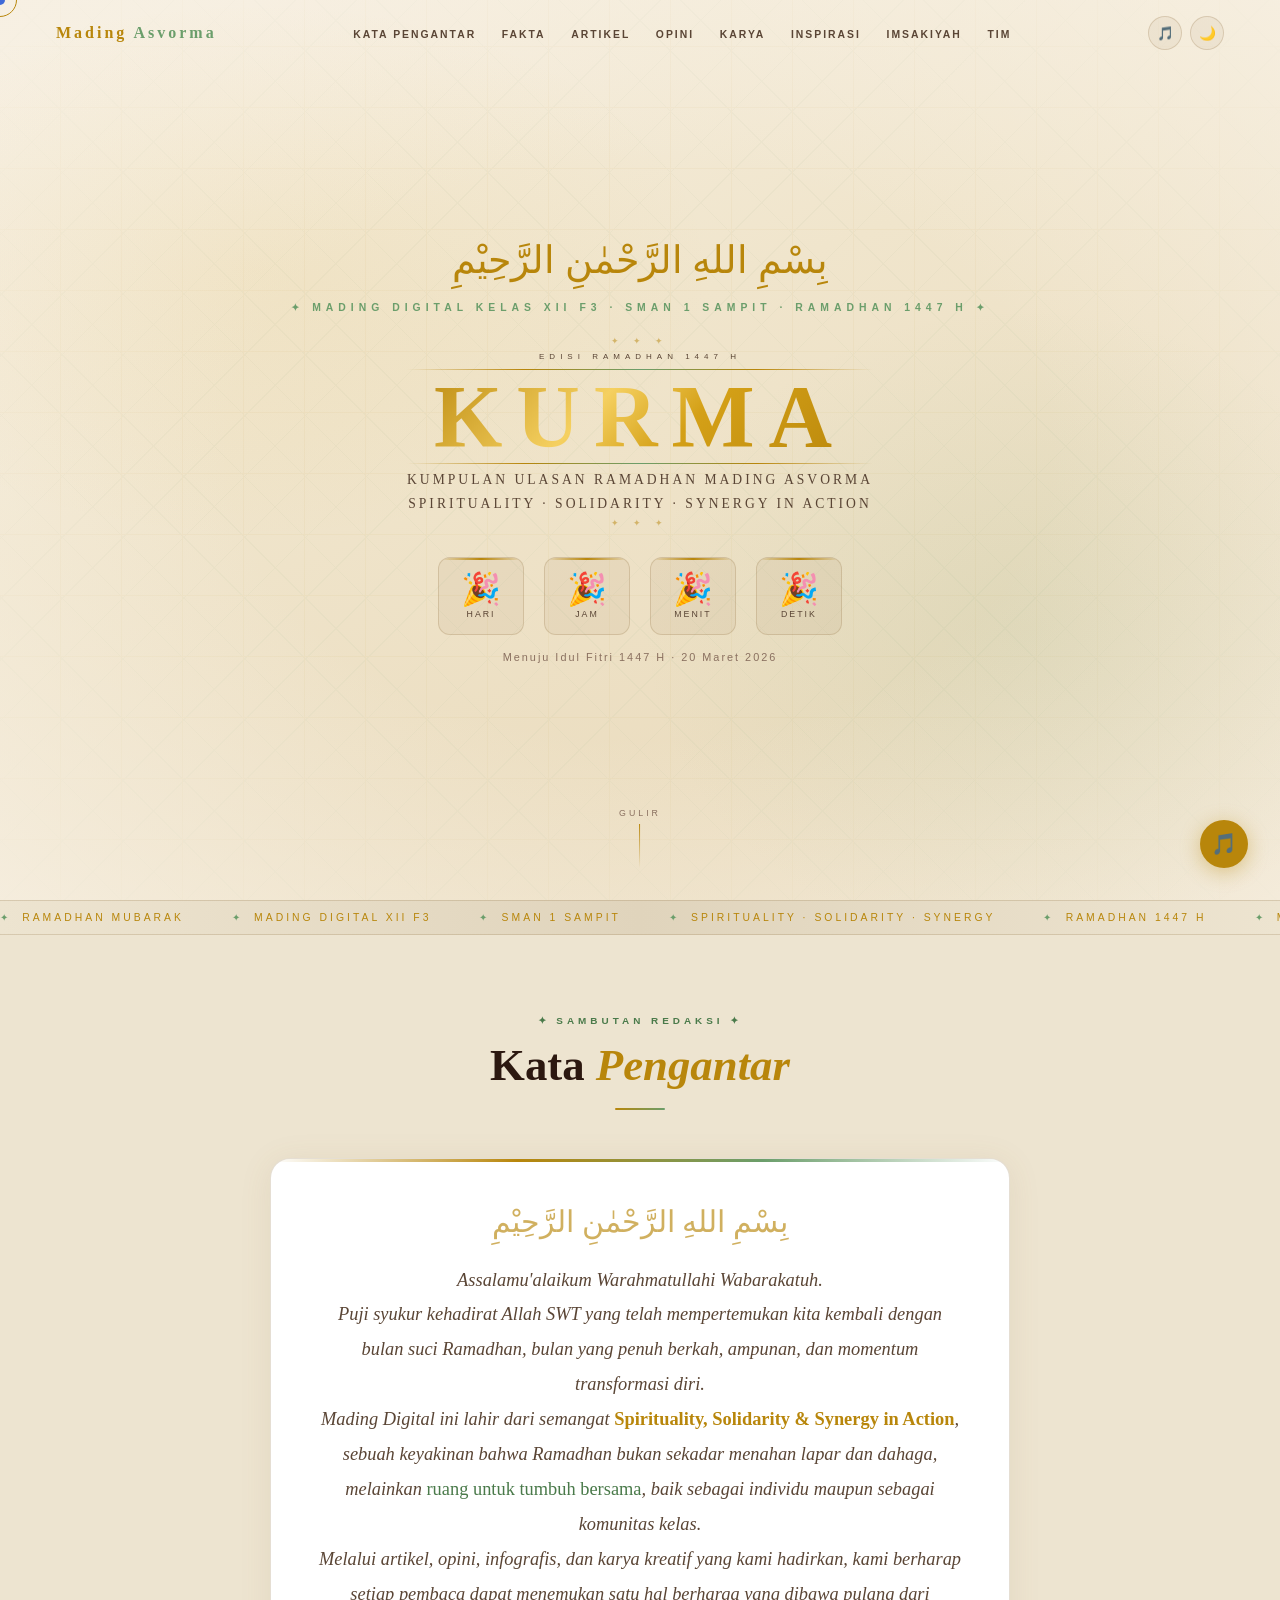
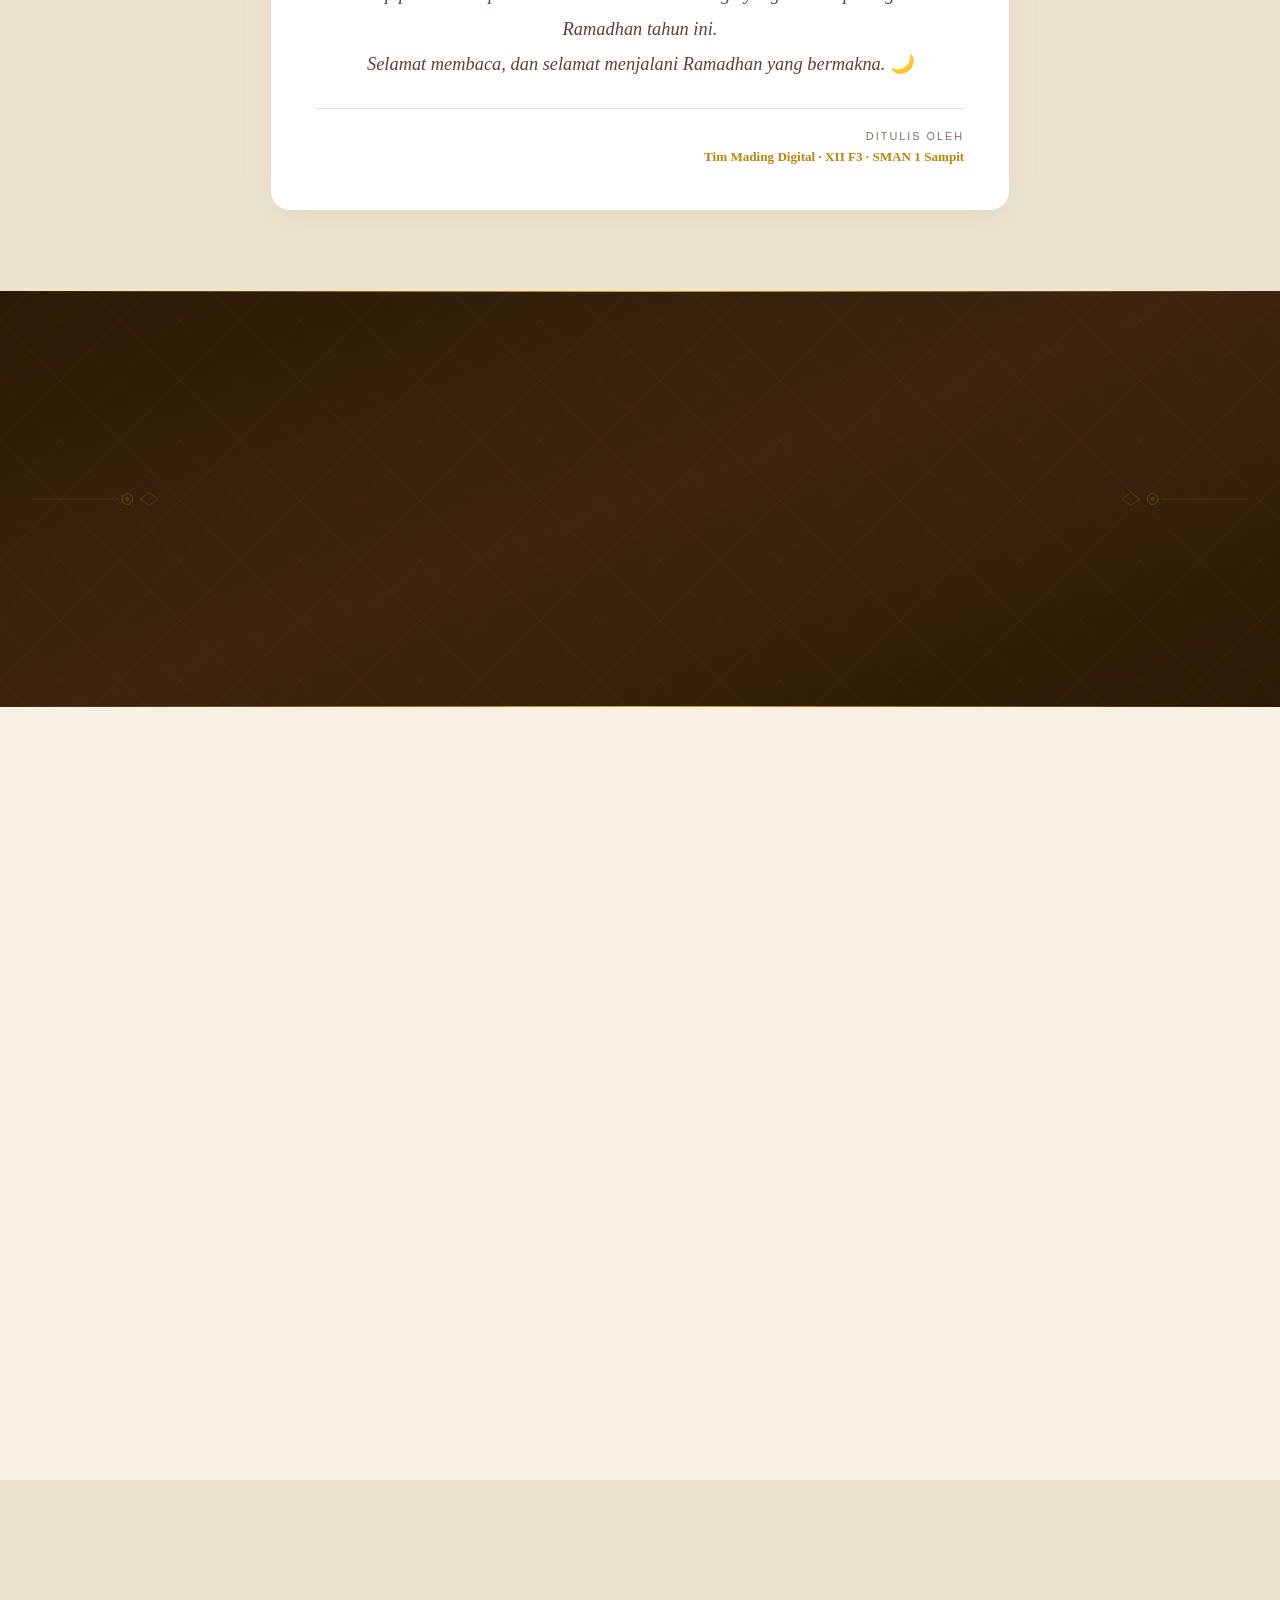
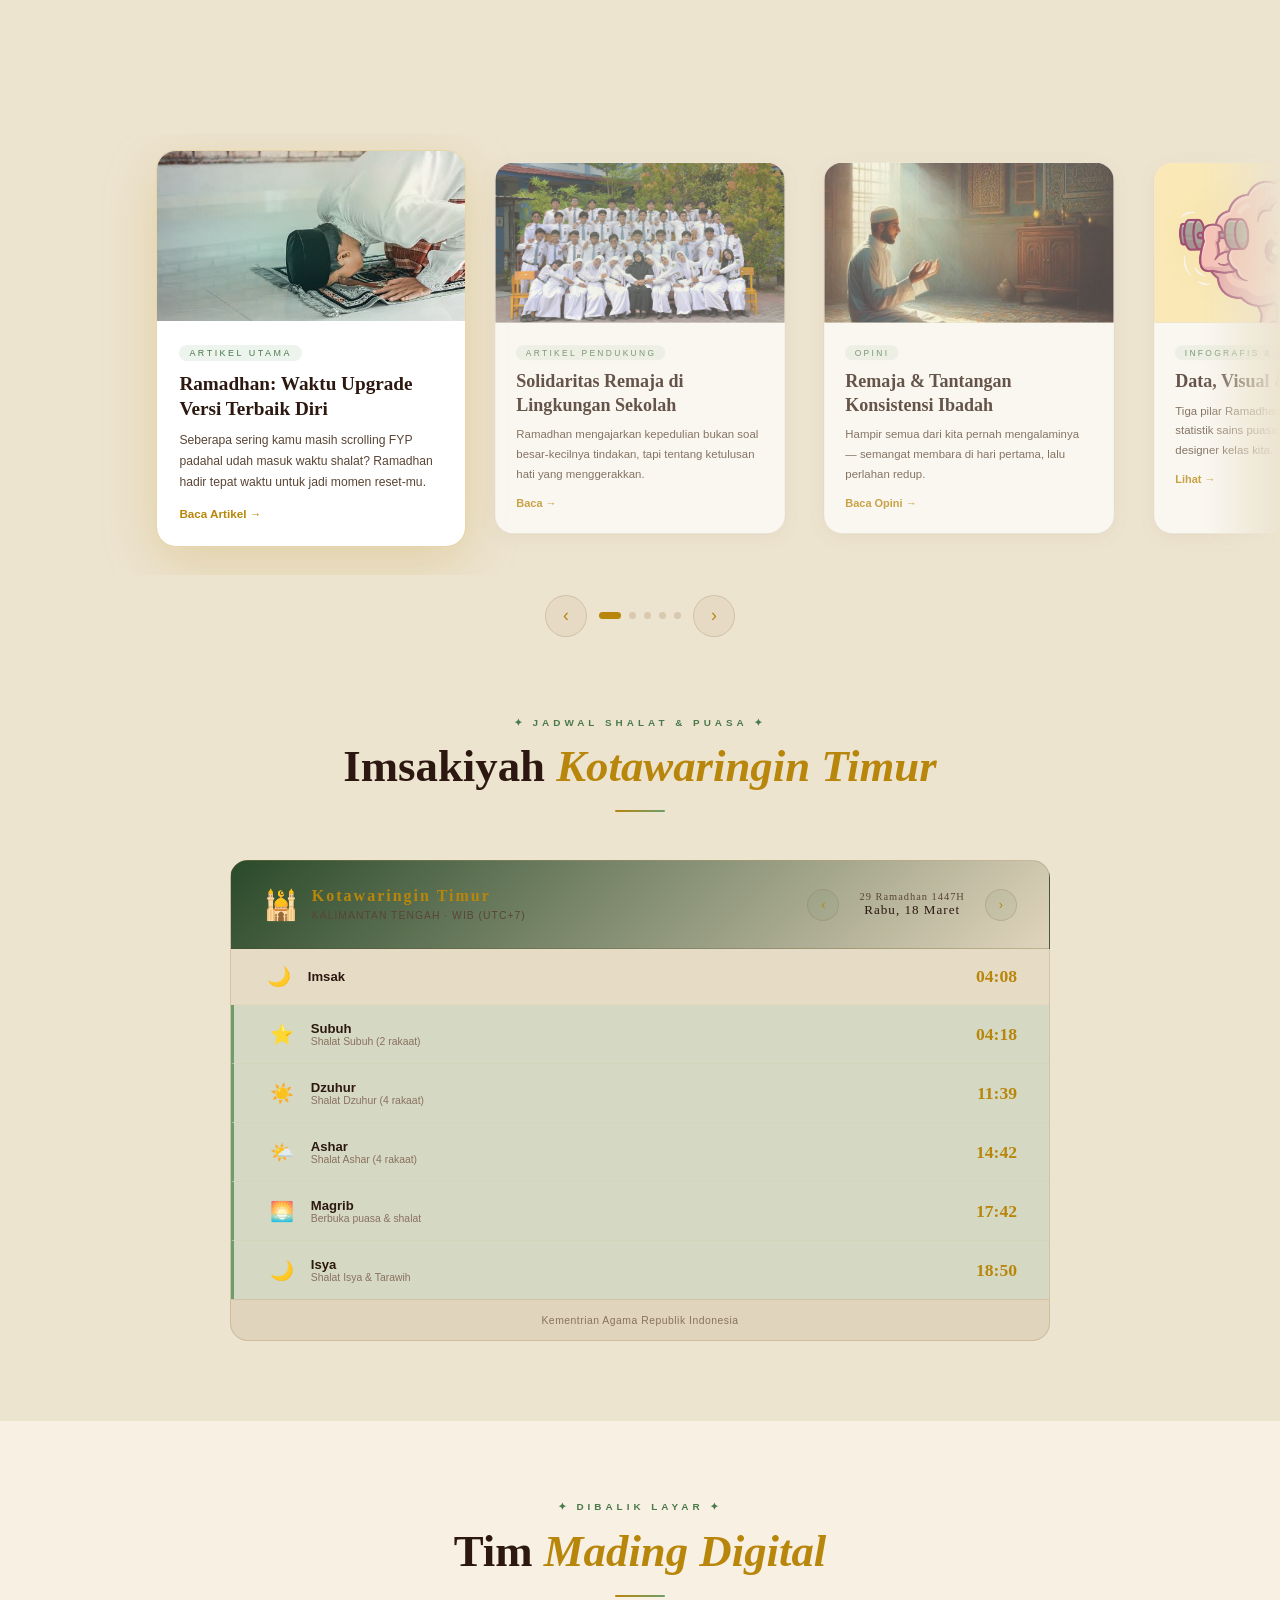
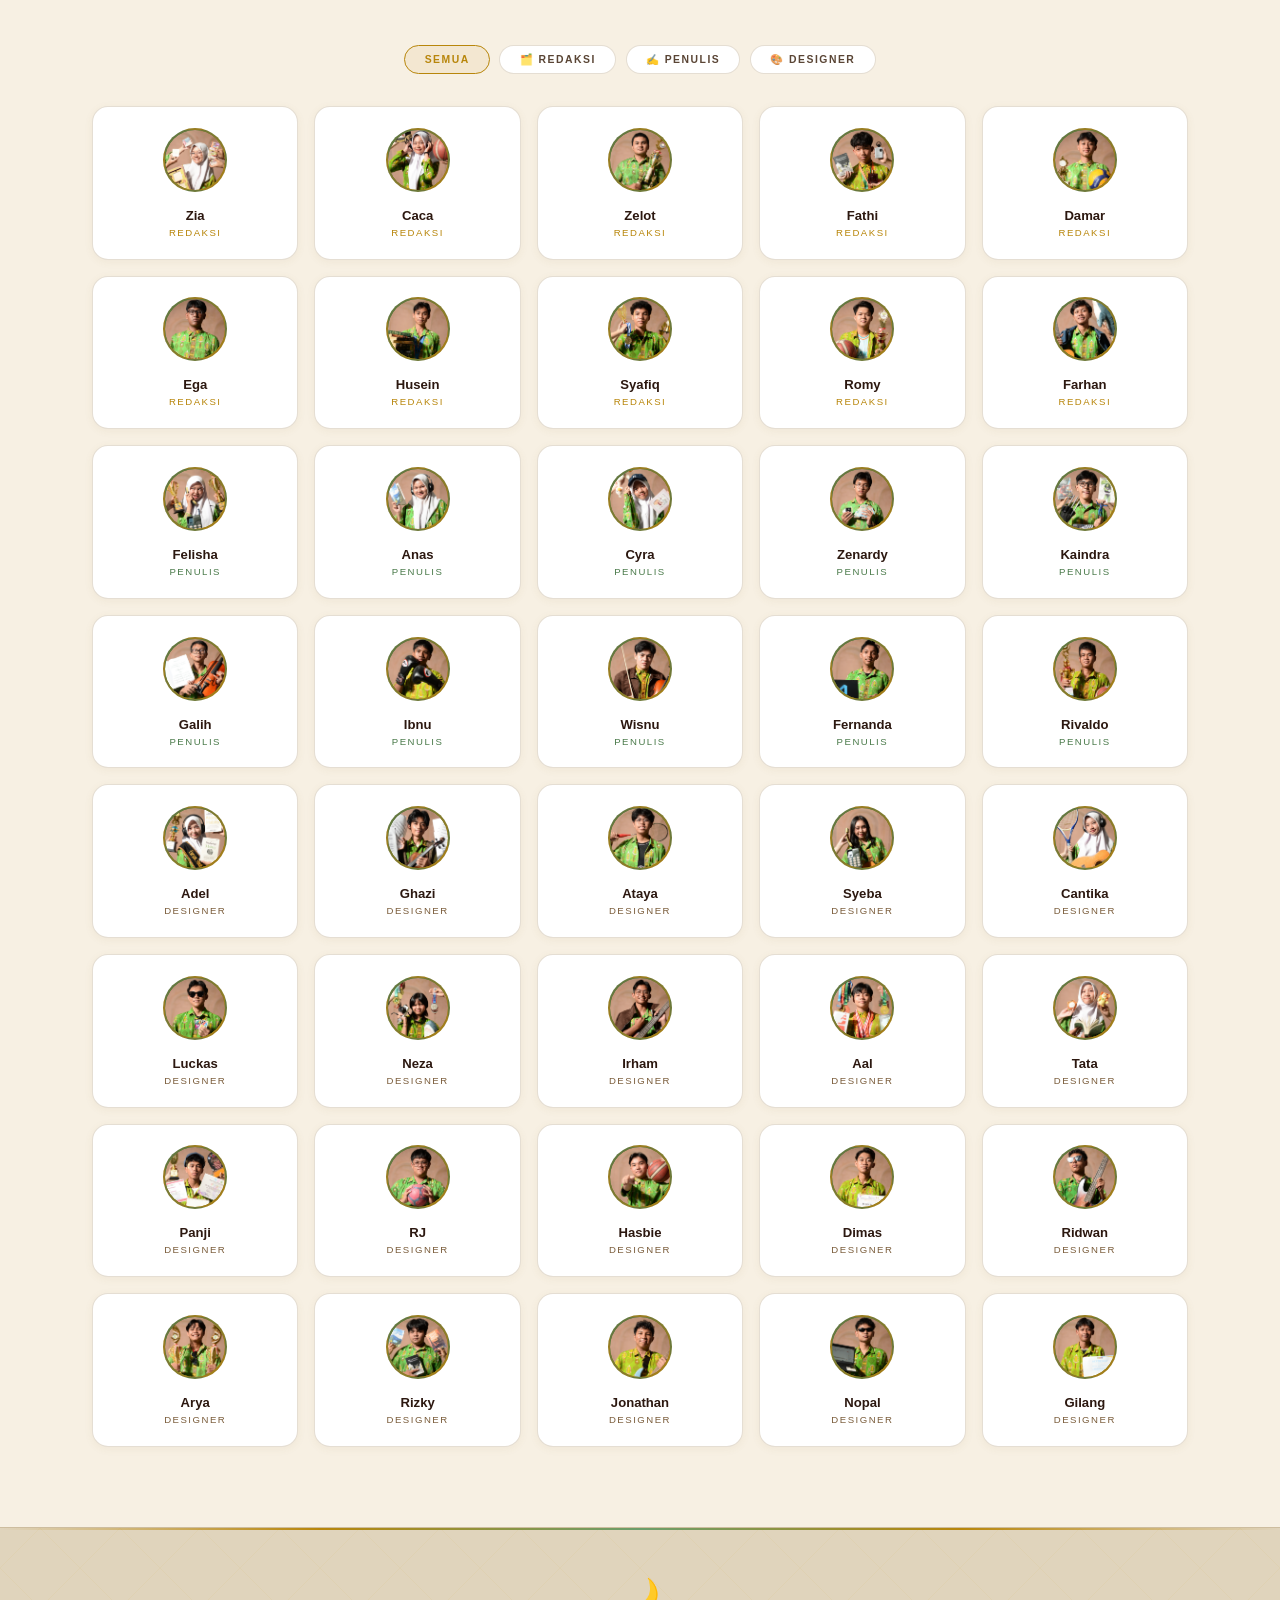
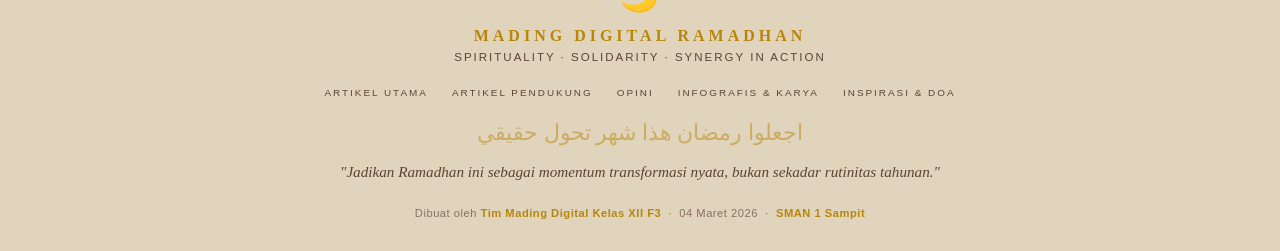
<file: index.html>
<!DOCTYPE html>
  <html lang="id" data-theme="light">
  <head>
    <meta charset="UTF-8"/>
    <meta name="viewport" content="width=device-width, initial-scale=1.0"/>
    <title>KURMA — MADING DIGITAL XII F3</title>
    <link rel="stylesheet" href="./assets/css/style.css">
    <link rel="icon" type="image/x-icon" href="/images/favicon.ico">
    <style>
      /* ─── HERO ─── */
      #hero{position:relative;min-height:100vh;display:flex;align-items:center;justify-content:center;overflow:hidden;z-index:1;background:linear-gradient(160deg,#f7f0e3 0%,#f0e5cc 40%,#e8d8b8 100%);}
      [data-theme="dark"] #hero{background:none;}
      .geo-bg{position:absolute;inset:0;opacity:.04;background-image:repeating-linear-gradient(0deg,transparent,transparent 60px,var(--gold) 60px,var(--gold) 61px),repeating-linear-gradient(90deg,transparent,transparent 60px,var(--gold) 60px,var(--gold) 61px),repeating-linear-gradient(45deg,transparent,transparent 42px,var(--sage) 42px,var(--sage) 43px),repeating-linear-gradient(-45deg,transparent,transparent 42px,var(--sage) 42px,var(--sage) 43px);}
      .geo-ov{position:absolute;inset:0;background:radial-gradient(ellipse 80% 80% at 50% 50%,transparent 40%,var(--bg) 100%);}
      .hero-glow{position:absolute;inset:0;background:radial-gradient(ellipse 60% 50% at 20% 30%,rgba(212,160,23,.08),transparent 60%),radial-gradient(ellipse 50% 60% at 80% 70%,rgba(107,158,107,.1),transparent 60%);}
      .lnt{position:absolute;pointer-events:none;animation:floatL 8s ease-in-out infinite;}
      .lnt:nth-child(1){left:6%;top:12%;}
      .lnt:nth-child(2){right:7%;top:16%;animation-delay:-2.5s;}
      .lnt:nth-child(3){left:17%;bottom:20%;animation-delay:-4.5s;scale:.6;}
      .lnt:nth-child(4){right:15%;bottom:26%;animation-delay:-6s;scale:.5;}
      @keyframes floatL{0%,100%{translate:0 0;rotate:-2deg;}50%{translate:0 -20px;rotate:2deg;}}
      .hero-c{text-align:center;position:relative;z-index:2;max-width:900px;padding:0 2rem;}
      .h-bismillah{font-family:'Scheherazade New',serif;font-size:2.4rem;color:var(--gold);opacity:.6;display:block;margin-bottom:1.2rem;animation:fD 1s .1s both;}
      .h-eye{font-size:.65rem;letter-spacing:5px;font-weight:600;text-transform:uppercase;color:var(--teal);margin-bottom:1rem;display:block;animation:fD 1s .25s both;}
      .h-title{font-family:'Cinzel',serif;font-size:clamp(3rem,9vw,7rem);font-weight:700;line-height:1;animation:fD 1s .4s both;display:block;}
      .shimmer{background:linear-gradient(90deg,var(--gold),var(--gold-bright),var(--teal),var(--gold));background-size:200% auto;-webkit-background-clip:text;background-clip:text;-webkit-text-fill-color:transparent;animation:shim 4s linear infinite;}
      @keyframes shim{from{background-position:200% center;}to{background-position:-200% center;}}
      .h-sub{font-family:'Cormorant Garamond',serif;font-style:italic;font-size:clamp(1rem,2.2vw,1.6rem);color:var(--text-muted);margin:1rem 0 1.6rem;animation:fD 1s .6s both;}
      .h-div{width:60px;height:1px;background:var(--gold);margin:0 auto 1.6rem;position:relative;animation:expW 1s .8s both;}
      .h-div::before,.h-div::after{content:'◆';position:absolute;top:50%;transform:translateY(-50%);color:var(--gold);font-size:.4rem;}
      .h-div::before{right:100%;margin-right:6px;}
      .h-div::after{left:100%;margin-left:6px;}
      @keyframes expW{from{width:0;}to{width:60px;}}
      .cd{display:flex;gap:1.2rem;justify-content:center;animation:fU 1s 1s both;}
      .cd-item{text-align:center;background:var(--surface);border:1px solid var(--border);border-radius:12px;padding:.9rem 1.4rem;min-width:76px;position:relative;overflow:hidden;transition:all .3s;}
      .cd-item::before{content:'';position:absolute;top:0;left:0;right:0;height:2px;background:linear-gradient(90deg,transparent,var(--gold),transparent);}
      .cd-item:hover{border-color:var(--gold);box-shadow:var(--gg);transform:translateY(-3px);}
      .cd-n{font-family:'Cinzel',serif;font-size:2rem;font-weight:700;color:var(--gold);display:block;line-height:1;}
      .cd-l{font-size:.55rem;letter-spacing:2px;text-transform:uppercase;color:var(--text-muted);margin-top:.3rem;display:block;}
      .scroll-h{position:absolute;bottom:2rem;left:50%;transform:translateX(-50%);display:flex;flex-direction:column;align-items:center;gap:.4rem;color:var(--text-dim);font-size:.55rem;letter-spacing:3px;text-transform:uppercase;animation:pulse 2.5s infinite;}
      .sl-line{width:1px;height:44px;background:linear-gradient(to bottom,var(--gold),transparent);animation:dL 2s infinite;}
      @keyframes dL{0%{transform:scaleY(0);transform-origin:top;}50%{transform:scaleY(1);transform-origin:top;}51%{transform:scaleY(1);transform-origin:bottom;}100%{transform:scaleY(0);transform-origin:bottom;}}
      @keyframes pulse{0%,100%{opacity:1;}50%{opacity:.3;}}

      /* ─── MADING MASTHEAD ─── */
      .mading-masthead{
        display:inline-block;
        position:relative;
        margin-bottom:1.4rem;
        animation:fD 1s .05s both;
      }
      .mading-masthead::before,.mading-masthead::after{
        content:'✦ ✦ ✦';
        display:block;
        font-size:.55rem;
        letter-spacing:6px;
        color:var(--gold);
        opacity:.5;
        text-align:center;
        margin:.4rem 0;
      }
      .mast-rule{
        width:100%;
        height:1px;
        background:linear-gradient(90deg,transparent,var(--gold),var(--sage),var(--gold),transparent);
        margin:.15rem 0;
      }
      .mast-eyebrow{
        font-size:.5rem;letter-spacing:5px;text-transform:uppercase;
        color:var(--text-muted);display:block;text-align:center;margin-bottom:.5rem;
      }
      .mast-title{
        font-family:'Cinzel',serif;
        font-size:clamp(2.4rem,8vw,5.5rem);
        font-weight:700;
        letter-spacing:14px;
        line-height:1;
        display:block;
        text-align:center;
        background:linear-gradient(135deg,var(--gold) 0%,#f5d060 40%,var(--gold-bright) 60%,var(--gold) 100%);
        -webkit-background-clip:text;background-clip:text;-webkit-text-fill-color:transparent;
        text-shadow:none;
        padding:0 .5rem;
      }
      .mast-tagline{
        font-family:'Cormorant Garamond',serif;
        font-size:clamp(.65rem,1.5vw,.85rem);
        letter-spacing:3px;text-transform:uppercase;
        color:var(--text-muted);display:block;text-align:center;
        margin-top:.5rem;
      }
      @media(max-width:480px){
        .mast-title{letter-spacing:6px;font-size:clamp(2rem,10vw,3.5rem);}
      }

      /* ─── EDITORIAL ─── */
      #editorial{background:var(--bg2);}
      .ed-card{max-width:740px;margin:0 auto;background:white;border:1px solid var(--border);border-radius:20px;padding:2.8rem;position:relative;overflow:hidden;box-shadow:0 4px 32px rgba(139,107,58,.1);}
      [data-theme="dark"] .ed-card{background:var(--surface);}
      .ed-card::before{content:'';position:absolute;top:0;left:0;right:0;height:3px;background:linear-gradient(90deg,transparent,var(--gold),var(--sage),transparent);}
      .ed-arabic{font-family:'Scheherazade New',serif;font-size:1.9rem;color:var(--gold);opacity:.65;text-align:center;display:block;margin-bottom:1.4rem;}
      .ed-body{font-family:'Cormorant Garamond',serif;font-size:1.15rem;font-style:italic;line-height:1.9;color:var(--text-muted);text-align:center;}
      .ed-body strong{color:var(--gold);font-style:normal;}
      .ed-body em{color:var(--sage-mid);font-style:normal;}
      [data-theme="dark"] .ed-body em{color:var(--teal);}
      .ed-sig{text-align:right;margin-top:1.6rem;padding-top:1.1rem;border-top:1px solid var(--border);}
      .ed-sig span{font-size:.68rem;letter-spacing:2px;text-transform:uppercase;color:var(--text-dim);}
      .ed-sig strong{display:block;color:var(--gold);font-family:'Cinzel',serif;font-size:.82rem;margin-top:.3rem;}

      
      /* ─── FAKTA ─── */
      #fakta{background:var(--bg);}
      .fakta-grid{display:grid;grid-template-columns:repeat(auto-fill,minmax(240px,1fr));gap:1.4rem;}
      .fakta-flip{cursor:pointer;perspective:800px;height:200px;}
      .fakta-inner{position:relative;width:100%;height:100%;transform-style:preserve-3d;transition:transform .7s var(--ease);}
      .fakta-flip.flipped .fakta-inner{transform:rotateY(180deg);}
      .fakta-f,.fakta-b{position:absolute;inset:0;backface-visibility:hidden;border-radius:16px;display:flex;flex-direction:column;align-items:center;justify-content:center;padding:1.5rem;text-align:center;border:1px solid var(--border);}
      .fakta-f{background:var(--surface);}
      .fakta-b{background:linear-gradient(135deg,var(--bg2),var(--bg3));transform:rotateY(180deg);}
      .fakta-ico{font-size:2.2rem;margin-bottom:.8rem;}
      .fakta-q{font-family:'Cormorant Garamond',serif;font-size:1rem;font-weight:600;color:var(--text);line-height:1.4;}
      .fakta-hint{font-size:.6rem;letter-spacing:2px;text-transform:uppercase;color:var(--text-dim);margin-top:.7rem;}
      .fakta-num{font-family:'Cinzel',serif;font-size:2.4rem;font-weight:700;color:var(--gold);line-height:1;}
      .fakta-unit{font-size:.7rem;letter-spacing:2px;text-transform:uppercase;color:var(--text-muted);margin-top:.3rem;}
      .fakta-desc{font-size:.78rem;color:var(--text-muted);margin-top:.6rem;line-height:1.6;}

    /* ─── AYAT SPOTLIGHT STRIP ─── */
    #ayat-strip{
      position:relative;z-index:1;
      background:linear-gradient(160deg,#2a1a06 0%,#3d2510 50%,#2a1a06 100%);
      padding:3.5rem 2rem;
      text-align:center;
      overflow:hidden;
    }
    #ayat-strip::before{
      content:'';position:absolute;inset:0;
      background-image:url("data:image/svg+xml,%3Csvg xmlns='http://www.w3.org/2000/svg' width='60' height='60'%3E%3Cpath d='M30 0 L60 30 L30 60 L0 30Z' fill='none' stroke='%23b8860b' stroke-width='.5' opacity='.12'/%3E%3C/svg%3E");
      opacity:1;
    }
    #ayat-strip::after{
      content:'';position:absolute;
      top:0;left:0;right:0;height:1px;
      background:linear-gradient(90deg,transparent,var(--gold-bright),transparent);
    }
    .ayat-strip-bottom-line{position:absolute;bottom:0;left:0;right:0;height:1px;background:linear-gradient(90deg,transparent,var(--gold-bright),transparent);}
    .ayat-inner{position:relative;z-index:1;max-width:860px;margin:0 auto;}
    .ayat-label{
      font-size:.58rem;letter-spacing:4px;text-transform:uppercase;
      color:rgba(212,160,23,.65);display:block;margin-bottom:1.2rem;
    }
    .ayat-ar{
      font-family:'Scheherazade New',serif;
      font-size:clamp(1.6rem,4.5vw,3rem);
      color:#f0d080;
      line-height:2;
      text-shadow:0 0 40px rgba(212,160,23,.3);
      margin-bottom:1.2rem;
      direction:rtl;
    }
    .ayat-tr{
      font-family:'Cormorant Garamond',serif;
      font-style:italic;
      font-size:clamp(.9rem,1.8vw,1.15rem);
      color:rgba(240,208,128,.7);
      line-height:1.7;
      max-width:580px;
      margin:0 auto;
    }
    /* Ornamental SVG lines */
    .ayat-orn{
      position:absolute;top:50%;transform:translateY(-50%);
      width:130px;color:var(--gold);opacity:.45;
      pointer-events:none;
    }
    .ayat-orn-l{left:2rem;}
    .ayat-orn-r{right:2rem;}
    @media(max-width:700px){.ayat-orn{display:none;}}

      /* ─── SCROLL-SNAP CARD SLIDER ─── */
      #slider-section{background:var(--bg2);}
      .slider-outer{
        width:100%;overflow:hidden;
        -webkit-mask-image:linear-gradient(to right,transparent 0%,black 6%,black 94%,transparent 100%);
        mask-image:linear-gradient(to right,transparent 0%,black 6%,black 94%,transparent 100%);
      }
      .slider-track{
        display:flex;gap:1.2rem;
        padding:1rem 0 1.8rem;
        padding-left:max(2rem, calc(50% - 155px));
        padding-right:max(2rem, calc(50% - 155px));
        overflow-x:auto;
        scroll-snap-type:x mandatory;
        -webkit-overflow-scrolling:touch;
        scrollbar-width:none;
        cursor:grab;
      }
      .slider-track:active{cursor:grabbing;}
      .slider-track::-webkit-scrollbar{display:none;}
      .s-card{
        flex:0 0 310px;width:310px;
        border-radius:20px;border:1px solid var(--border);background:white;
        cursor:pointer;overflow:hidden;
        scroll-snap-align:center;scroll-snap-stop:always;
        box-shadow:0 4px 20px rgba(139,107,58,.1);
        transition:transform .35s cubic-bezier(0.16,1,0.3,1),box-shadow .35s,opacity .35s;
        opacity:.7;transform:scale(.94);
      }
      [data-theme="dark"] .s-card{background:var(--bg3);}
      .s-card.is-active{opacity:1;transform:scale(1);box-shadow:0 16px 56px rgba(184,134,11,.22);border-color:rgba(184,134,11,.35);}
      .s-card:hover{opacity:.88;transform:scale(.97);}
      .s-card.is-active:hover{transform:scale(1.01);}
      .s-card-img{width:100%;height:170px;background:linear-gradient(135deg,var(--bg2),var(--bg3));display:flex;align-items:center;justify-content:center;font-size:4rem;position:relative;overflow:hidden;}
      /* ── Foto di dalam .s-card-img: wajib terkurung di area thumbnail ── */
      .s-card-img img{
        position:absolute;
        inset:0;
        width:100%;
        height:100%;
        object-fit:cover;
        object-position:center;
        display:block;
        /* Hapus emoji/gradient background saat foto berhasil load */
        z-index:1;
      }
      /* Emoji fallback — muncul di belakang foto, tampil otomatis jika foto gagal */
      .s-card-img-fallback{
        position:absolute;
        inset:0;
        display:flex;
        align-items:center;
        justify-content:center;
        font-size:4rem;
        z-index:0;
      }
      /* Gradient overlay tetap di atas foto */
      .s-card-img > div{z-index:2;}
      [data-theme="dark"] .s-card-img{background:linear-gradient(135deg,#0d1f24,#081419);}
      .s-card-img::after{content:'';position:absolute;inset:0;background:linear-gradient(to bottom,transparent 40%,rgba(139,107,58,.1));}
      .s-card-body{padding:1.3rem 1.4rem 1.5rem;}
      .s-card-tag{font-size:.56rem;letter-spacing:2.5px;text-transform:uppercase;color:var(--sage-mid);background:rgba(107,158,107,.12);padding:3px 10px;border-radius:20px;display:inline-block;margin-bottom:.7rem;}
      [data-theme="dark"] .s-card-tag{color:var(--teal);background:rgba(20,184,166,.1);}
      .s-card-title{font-family:'Cormorant Garamond',serif;font-size:1.2rem;font-weight:600;color:var(--text);line-height:1.3;margin-bottom:.5rem;}
      .s-card-desc{font-size:.76rem;color:var(--text-muted);line-height:1.72;}
      .s-card-link{display:inline-flex;align-items:center;gap:.4rem;color:var(--gold);font-size:.73rem;font-weight:700;margin-top:.85rem;text-decoration:none;transition:gap .3s;}
      .s-card-link:hover{gap:.65rem;}
      .slider-controls{display:flex;align-items:center;justify-content:center;gap:.75rem;margin-top:1.2rem;}
      .slider-btn{background:var(--surface);border:1px solid var(--border);color:var(--gold);cursor:pointer;width:42px;height:42px;border-radius:50%;display:flex;align-items:center;justify-content:center;font-size:1.1rem;transition:all .3s;flex-shrink:0;}
      .slider-btn:hover{background:var(--gold);color:#fff;border-color:var(--gold);box-shadow:var(--gg);}
      .slider-dots{display:flex;gap:.5rem;align-items:center;}
      .slider-dot{width:7px;height:7px;border-radius:50%;background:var(--border);transition:all .35s;cursor:pointer;border:none;padding:0;flex-shrink:0;}
      .slider-dot.active{background:var(--gold);width:22px;border-radius:4px;}
      @media(max-width:500px){
        .s-card{flex:0 0 88vw;width:88vw;}
        .slider-track{padding-left:calc(50% - 44vw);padding-right:calc(50% - 44vw);}
        .slider-outer{-webkit-mask-image:none;mask-image:none;}
      }

      /* ─── JADWAL ─── */
      #jadwal{background:var(--bg2);}

      /* ─── TIM ─── */
      #tim{background:var(--bg);}
      .tim-cats{display:flex;gap:.6rem;justify-content:center;margin-bottom:2rem;flex-wrap:wrap;}
      .tim-avatar-wrap{width:64px;height:64px;border-radius:50%;background:linear-gradient(135deg,var(--sage-mid),var(--gold));display:flex;align-items:center;justify-content:center;font-size:1.6rem;margin:0 auto 1rem;border:2px solid var(--border);overflow:hidden;position:relative;}
      .tim-photo{width:100%;height:100%;object-fit:cover;border-radius:50%;}
      .tim-initials{width:100%;height:100%;display:flex;align-items:center;justify-content:center;font-family:'Cinzel',serif;font-size:1.3rem;font-weight:700;color:white;}

      /* ─── FOOTER ─── */
      .ft-geo{position:absolute;top:0;left:0;right:0;height:2px;background:linear-gradient(90deg,transparent,var(--gold),var(--sage),var(--gold),transparent);}
      footer{background:var(--bg3);border-top:1px solid var(--border);padding:3rem 2rem 2rem;text-align:center;position:relative;z-index:1;overflow:hidden;}
      .ft-moon{font-size:2rem;display:block;margin-bottom:.8rem;}
      .ft-title{font-family:'Cinzel',serif;font-size:1rem;color:var(--gold);letter-spacing:4px;margin-bottom:.4rem;}
      .ft-tag{font-size:.72rem;color:var(--text-muted);letter-spacing:2px;margin-bottom:1.2rem;}
      .ft-ar{font-family:'Scheherazade New',serif;font-size:1.4rem;color:var(--gold);opacity:.5;display:block;margin-bottom:.8rem;}
      .ft-q{font-family:'Cormorant Garamond',serif;font-style:italic;font-size:.95rem;color:var(--text-muted);max-width:600px;margin:0 auto 1.4rem;line-height:1.7;}
      .ft-credits{font-size:.7rem;color:var(--text-dim);letter-spacing:.5px;}
      .ft-credits strong{color:var(--gold);}
      .ft-nav{display:flex;justify-content:center;gap:1.5rem;margin-bottom:1.2rem;flex-wrap:wrap;list-style:none;}
      .ft-nav a{font-size:.62rem;letter-spacing:2px;text-transform:uppercase;text-decoration:none;color:var(--text-muted);transition:color .3s;}
      .ft-nav a:hover{color:var(--gold);}

      /* ─── AUDIO PLAYER ─── */
      #yt-player{display:none;}
      .afab{position:fixed;bottom:2rem;right:2rem;z-index:500;width:48px;height:48px;border-radius:50%;background:var(--gold);color:white;border:none;font-size:1.3rem;cursor:pointer;display:flex;align-items:center;justify-content:center;box-shadow:0 4px 20px rgba(184,134,11,.4);transition:all .3s;}
      .afab:hover{transform:scale(1.1);}
      .afab.playing{animation:pf 2s infinite;}
      @keyframes pf{0%,100%{box-shadow:0 4px 20px rgba(184,134,11,.4);}50%{box-shadow:0 4px 36px rgba(184,134,11,.8);}}
    </style>
  </head>
  <body>
    <div id="progress-bar"></div>
    <div class="cursor" id="cursor"></div>
    <div class="cursor-ring" id="cursorRing"></div>
    <canvas id="bg-canvas"></canvas>
    <div id="mosque-bg">
      <svg viewBox="0 0 1400 500" fill="none" xmlns="http://www.w3.org/2000/svg">
        <path d="M0 500V320L80 280L120 240L160 200L200 180L240 160L280 140L300 100L320 60L340 40L360 60L380 100L400 140L440 160L480 180L520 200L560 240L600 280L680 320V500Z" fill="currentColor"/>
        <path d="M700 500V300L760 270L800 240L830 210L850 180L870 150L890 120L910 100L930 80L950 60L970 80L990 100L1010 120L1030 150L1050 180L1070 210L1100 240L1140 270L1200 300V500Z" fill="currentColor"/>
        <rect x="290" y="0" width="20" height="60" fill="currentColor"/>
        <rect x="940" y="0" width="20" height="80" fill="currentColor"/>
      </svg>
    </div>
    <div id="pattern-overlay"></div>

    <!-- NAV -->
    <nav id="navbar">
      <a href="./index.html" class="nav-logo">Mading<span> Asvorma</span></a>
      <ul class="nav-links" id="navLinks">
        <li><a href="./index.html#editorial">Kata Pengantar</a></li>
        <li><a href="./index.html#fakta">Fakta</a></li>
        <li><a href="./pages/artikel-utama.html">Artikel</a></li>
        <li><a href="./pages/opini.html">Opini</a></li>
        <li><a href="./pages/infografis-karya.html">Karya</a></li>
        <li><a href="./pages/inspirasi-tips-doa.html">Inspirasi</a></li>
        <li><a href="./index.html#jadwal">Imsakiyah</a></li>
        <li><a href="./index.html#tim">Tim</a></li>
      </ul>
      <div class="nav-right">
        <button class="nav-btn" id="audioNavBtn" title="Musik">🎵</button>
        <button class="nav-btn" id="themeBtn" title="Ganti tema">🌙</button>
        <button class="ham" id="hamBtn"><span></span><span></span><span></span></button>
      </div>
    </nav>

    <!-- HERO -->
    <section id="hero">
      <div class="geo-bg"></div>
      <div class="geo-ov"></div>
      <div class="hero-glow"></div>
      <div class="lnt">
        <svg viewBox="0 0 70 120" fill="none"><path d="M35 8 C35 8 20 20 20 50 C20 80 35 105 35 105 C35 105 50 80 50 50 C50 20 35 8 35 8Z" fill="#b8860b" opacity=".4"/><rect x="31" y="2" width="8" height="10" rx="2" fill="#b8860b" opacity=".6"/><path d="M25 50 Q35 30 45 50 Q35 70 25 50Z" fill="#d4a017" opacity=".6"/><line x1="35" y1="105" x2="35" y2="118" stroke="#b8860b" stroke-width="2" opacity=".5"/></svg>
      </div>
      <div class="lnt">
        <svg viewBox="0 0 70 120" fill="none"><path d="M35 8 C35 8 20 20 20 50 C20 80 35 105 35 105 C35 105 50 80 50 50 C50 20 35 8 35 8Z" fill="#6b9e6b" opacity=".4"/><rect x="31" y="2" width="8" height="10" rx="2" fill="#6b9e6b" opacity=".6"/><path d="M25 50 Q35 30 45 50 Q35 70 25 50Z" fill="#4a7a4a" opacity=".6"/><line x1="35" y1="105" x2="35" y2="118" stroke="#6b9e6b" stroke-width="2" opacity=".5"/></svg>
      </div>
      <div class="lnt"><svg viewBox="0 0 70 120" fill="none"><path d="M35 8 C35 8 20 20 20 50 C20 80 35 105 35 105 C35 105 50 80 50 50 C50 20 35 8 35 8Z" fill="#b8860b" opacity=".35"/><rect x="31" y="2" width="8" height="10" rx="2" fill="#b8860b" opacity=".5"/><line x1="35" y1="105" x2="35" y2="118" stroke="#b8860b" stroke-width="2" opacity=".4"/></svg></div>
      <div class="lnt"><svg viewBox="0 0 70 120" fill="none"><path d="M35 8 C35 8 20 20 20 50 C20 80 35 105 35 105 C35 105 50 80 50 50 C50 20 35 8 35 8Z" fill="#6b9e6b" opacity=".3"/><rect x="31" y="2" width="8" height="10" rx="2" fill="#6b9e6b" opacity=".5"/><line x1="35" y1="105" x2="35" y2="118" stroke="#6b9e6b" stroke-width="2" opacity=".4"/></svg></div>
      <div class="hero-c">
        <span class="h-bismillah">بِسْمِ اللهِ الرَّحْمٰنِ الرَّحِيْمِ</span>
        <span class="h-eye">✦ Mading Digital Kelas XII F3 · SMAN 1 Sampit · Ramadhan 1447 H ✦</span>

        <!-- MASTHEAD JUDUL MADING -->
        <div class="mading-masthead">
          <span class="mast-eyebrow">Edisi Ramadhan 1447 H</span>
          <div class="mast-rule"></div>
          <span class="mast-title">KURMA</span>
          <div class="mast-rule"></div>
          <span class="mast-tagline">Kumpulan Ulasan Ramadhan Mading Asvorma</span>
          <span class="mast-tagline">Spirituality · Solidarity · Synergy in Action</span>
        </div>

        <div class="cd">
          <div class="cd-item"><span class="cd-n" id="cd-d">00</span><span class="cd-l">Hari</span></div>
          <div class="cd-item"><span class="cd-n" id="cd-h">00</span><span class="cd-l">Jam</span></div>
          <div class="cd-item"><span class="cd-n" id="cd-m">00</span><span class="cd-l">Menit</span></div>
          <div class="cd-item"><span class="cd-n" id="cd-s">00</span><span class="cd-l">Detik</span></div>
        </div>
        <p style="font-size:.68rem;color:var(--text-dim);letter-spacing:2px;margin-top:1rem;animation:fD 1s 1.2s both;">Menuju Idul Fitri 1447 H · 20 Maret 2026</p>
      </div>
      <div class="scroll-h"><span>Gulir</span><div class="sl-line"></div></div>
    </section>

    <!-- TICKER -->
    <div class="ticker-wrap">
      <div class="ticker-t">
        <span class="ticker-i">Ramadhan Mubarak</span>
        <span class="ticker-i">Mading Digital XII F3</span>
        <span class="ticker-i">SMAN 1 Sampit</span>
        <span class="ticker-i">Spirituality · Solidarity · Synergy</span>
        <span class="ticker-i">Ramadhan 1447 H</span>
        <span class="ticker-i">Mading Digital XII F3</span>
        <span class="ticker-i">Ramadhan Mubarak</span>
        <span class="ticker-i">Mading Digital XII F3</span>
        <span class="ticker-i">SMAN 1 Sampit</span>
        <span class="ticker-i">Spirituality · Solidarity · Synergy</span>
        <span class="ticker-i">Ramadhan 1447 H</span>
        <span class="ticker-i">Mading Digital XII F3</span>
      </div>
    </div>

    <!-- KATA PENGANTAR -->
    <section id="editorial">
      <div class="sc">
        <div class="sh rv">
          <span class="se">✦ Sambutan Redaksi ✦</span>
          <h2 class="st">Kata <em>Pengantar</em></h2>
          <div class="sl2"></div>
        </div>
        <div class="ed-card rv">
          <span class="ed-arabic">بِسْمِ اللهِ الرَّحْمٰنِ الرَّحِيْمِ</span>
          <div class="ed-body">
            <p>Assalamu'alaikum Warahmatullahi Wabarakatuh.</p>
            <p>Puji syukur kehadirat Allah SWT yang telah mempertemukan kita kembali dengan bulan suci Ramadhan, bulan yang penuh berkah, ampunan, dan momentum transformasi diri.</p>
            <p>Mading Digital ini lahir dari semangat <strong>Spirituality, Solidarity & Synergy in Action</strong>, sebuah keyakinan bahwa Ramadhan bukan sekadar menahan lapar dan dahaga, melainkan <em>ruang untuk tumbuh bersama</em>, baik sebagai individu maupun sebagai komunitas kelas.</p>
            <p>Melalui artikel, opini, infografis, dan karya kreatif yang kami hadirkan, kami berharap setiap pembaca dapat menemukan satu hal berharga yang dibawa pulang dari Ramadhan tahun ini.</p>
            <p>Selamat membaca, dan selamat menjalani Ramadhan yang bermakna. 🌙</p>
          </div>
          <div class="ed-sig">
            <span>Ditulis oleh</span>
            <strong>Tim Mading Digital · XII F3 · SMAN 1 Sampit</strong>
          </div>
        </div>
      </div>
    </section>
    
 <!-- ═══ AYAT SPOTLIGHT ═══ -->
  <div id="ayat-strip">
    <!-- Left ornament -->
    <svg class="ayat-orn ayat-orn-l" viewBox="0 0 120 40" xmlns="http://www.w3.org/2000/svg">
      <line x1="0" y1="20" x2="80" y2="20" stroke="currentColor" stroke-width=".8" opacity=".5"/>
      <circle cx="88" cy="20" r="5" fill="none" stroke="currentColor" stroke-width=".8"/>
      <circle cx="88" cy="20" r="2" fill="currentColor" opacity=".6"/>
      <polygon points="100,20 108,14 116,20 108,26" fill="none" stroke="currentColor" stroke-width=".8" opacity=".7"/>
    </svg>
    <!-- Right ornament -->
    <svg class="ayat-orn ayat-orn-r" viewBox="0 0 120 40" xmlns="http://www.w3.org/2000/svg">
      <line x1="120" y1="20" x2="40" y2="20" stroke="currentColor" stroke-width=".8" opacity=".5"/>
      <circle cx="32" cy="20" r="5" fill="none" stroke="currentColor" stroke-width=".8"/>
      <circle cx="32" cy="20" r="2" fill="currentColor" opacity=".6"/>
      <polygon points="20,20 12,14 4,20 12,26" fill="none" stroke="currentColor" stroke-width=".8" opacity=".7"/>
    </svg>
    <div class="ayat-inner rv">
      <span class="ayat-label">✦ QS. Al-Baqarah: 185 ✦</span>
      <p class="ayat-ar">شَهْرُ رَمَضَانَ ٱلَّذِىٓ أُنزِلَ فِيهِ ٱلْقُرْءَانُ هُدًى لِّلنَّاسِ</p>
      <p class="ayat-tr">"Bulan Ramadhan adalah bulan yang di dalamnya diturunkan Al-Qur'an sebagai petunjuk bagi manusia."</p>
    </div>
    <div class="ayat-strip-bottom-line"></div>
  </div>

    <!-- FAKTA MENARIK -->
    <section id="fakta">
      <div class="sc">
        <div class="sh rv">
          <span class="se">✦ Tahukah Kamu? ✦</span>
          <h2 class="st">Fakta Menarik <em>Ramadhan</em></h2>
          <div class="sl2"></div>
        </div>
        <p style="text-align:center;font-size:.8rem;color:var(--text-dim);margin-bottom:2rem;letter-spacing:1px;" class="rv">Klik kartu untuk melihat jawabannya ✦</p>
        <div class="fakta-grid">
          <div class="fakta-flip rv">
            <div class="fakta-inner">
              <div class="fakta-f"><span class="fakta-ico">🌙</span><p class="fakta-q">Berapa hari rata-rata puasa Ramadhan dalam sejarah Islam?</p><span class="fakta-hint">Klik untuk jawaban</span></div>
              <div class="fakta-b"><span class="fakta-num">30</span><span class="fakta-unit">Hari</span><p class="fakta-desc">Ramadhan berlangsung 29–30 hari bergantung penampakan hilal. Dalam 1400+ tahun sejarah, keduanya pernah terjadi.</p></div>
            </div>
          </div>
          <div class="fakta-flip rv">
            <div class="fakta-inner">
              <div class="fakta-f"><span class="fakta-ico">🕌</span><p class="fakta-q">Di berapa negara umat Muslim berpuasa bersama di seluruh dunia?</p><span class="fakta-hint">Klik untuk jawaban</span></div>
              <div class="fakta-b"><span class="fakta-num">57</span><span class="fakta-unit">Negara OKI</span><p class="fakta-desc">Lebih dari 1,9 miliar Muslim di 57 negara anggota OKI berpuasa bersama setiap Ramadhan — peristiwa ibadah kolektif terbesar di dunia.</p></div>
            </div>
          </div>
          <div class="fakta-flip rv">
            <div class="fakta-inner">
              <div class="fakta-f"><span class="fakta-ico">📖</span><p class="fakta-q">Pada malam ke berapa Al-Qur'an pertama kali diturunkan?</p><span class="fakta-hint">Klik untuk jawaban</span></div>
              <div class="fakta-b"><span class="fakta-num">17</span><span class="fakta-unit">Ramadhan</span><p class="fakta-desc">Nuzulul Qur'an — malam pertama wahyu turun kepada Rasulullah ﷺ di Gua Hira — diperingati setiap 17 Ramadhan.</p></div>
            </div>
          </div>
          <div class="fakta-flip rv">
            <div class="fakta-inner">
              <div class="fakta-f"><span class="fakta-ico">⭐</span><p class="fakta-q">Lailatul Qadar lebih baik dari berapa malam biasa?</p><span class="fakta-hint">Klik untuk jawaban</span></div>
              <div class="fakta-b"><span class="fakta-num">1000</span><span class="fakta-unit">Malam</span><p class="fakta-desc">QS. Al-Qadr: 3 — Lailatul Qadar lebih baik dari seribu bulan (83 tahun 4 bulan). Dicari di 10 malam ganjil terakhir Ramadhan.</p></div>
            </div>
          </div>
          <div class="fakta-flip rv">
            <div class="fakta-inner">
              <div class="fakta-f"><span class="fakta-ico">🤲</span><p class="fakta-q">Berapa jam rata-rata puasa di negara dengan hari terpanjang?</p><span class="fakta-hint">Klik untuk jawaban</span></div>
              <div class="fakta-b"><span class="fakta-num">22</span><span class="fakta-unit">Jam/hari</span><p class="fakta-desc">Di Islandia dan Finlandia saat musim panas, umat Islam berpuasa hingga 22 jam per hari — berbanding dengan Indonesia sekitar 13 jam.</p></div>
            </div>
          </div>
          <div class="fakta-flip rv">
            <div class="fakta-inner">
              <div class="fakta-f"><span class="fakta-ico">🕋</span><p class="fakta-q">Tahun berapa puasa Ramadhan diwajibkan untuk pertama kali?</p><span class="fakta-hint">Klik untuk jawaban</span></div>
              <div class="fakta-b"><span class="fakta-num">624</span><span class="fakta-unit">Masehi</span><p class="fakta-desc">Puasa Ramadhan diwajibkan pada tahun ke-2 Hijriah (sekitar 624 M) melalui QS. Al-Baqarah: 183 — ayat yang jadi landasan hukum puasa hingga kini.</p></div>
            </div>
          </div>

          <!-- 2 FAKTA BARU -->
          <div class="fakta-flip rv">
            <div class="fakta-inner">
              <div class="fakta-f"><span class="fakta-ico">🧬</span><p class="fakta-q">Di jam ke berapa proses "autophagy" (pembersih sel) mulai aktif saat berpuasa?</p><span class="fakta-hint">Klik untuk jawaban</span></div>
              <div class="fakta-b"><span class="fakta-num">16–18</span><span class="fakta-unit">Jam Puasa</span><p class="fakta-desc">Autophagy — proses sel "memakan" sel rusak — aktif di jam ke-16 hingga 18 puasa. Penemuan ini meraih Nobel Prize 2016 (Yoshinori Ohsumi, Cell Biology).</p></div>
            </div>
          </div>
          <div class="fakta-flip rv">
            <div class="fakta-inner">
              <div class="fakta-f"><span class="fakta-ico">📿</span><p class="fakta-q">Berapa kali kata "Ramadhan" disebut secara eksplisit di dalam Al-Qur'an?</p><span class="fakta-hint">Klik untuk jawaban</span></div>
              <div class="fakta-b"><span class="fakta-num">1</span><span class="fakta-unit">Kali Disebut</span><p class="fakta-desc">Kata "Ramadhan" hanya disebut satu kali dalam Al-Qur'an, yaitu di QS. Al-Baqarah: 185 — ayat yang sekaligus menjadi dasar kewajiban puasa dan keistimewaan bulan ini.</p></div>
            </div>
          </div>
        </div>
      </div>
    </section>

    <!-- SCROLL-SNAP CARD SLIDER — JELAJAHI KONTEN -->
    <section id="slider-section">
      <div class="sc" style="padding-bottom:1rem;">
        <div class="sh rv">
          <span class="se">✦ Jelajahi Konten ✦</span>
          <h2 class="st">Apa yang Ada di <em>Mading Kami</em></h2>
          <div class="sl2"></div>
        </div>
        <p class="rv" style="text-align:center;font-size:.8rem;color:var(--text-dim);margin-top:.5rem;">Geser atau klik panah untuk menjelajahi setiap rubrik</p>
      </div>
      <div class="slider-outer">
        <div class="slider-track" id="sliderTrack">

          <div class="s-card is-active">
            <div class="s-card-img">
              <img src="./images/thumb-artikel-utama.jpg" alt="Artikel Utama" onerror="this.style.display='none';">
              <span class="s-card-img-fallback">📰</span>
              <div style="position:absolute;inset:0;z-index:2;background:radial-gradient(ellipse at 40% 60%,rgba(20,184,166,.2),transparent 70%),radial-gradient(ellipse at 70% 30%,rgba(201,168,76,.15),transparent 60%);"></div>
            </div>
            <div class="s-card-body">
              <span class="s-card-tag">Artikel Utama</span>
              <h3 class="s-card-title">Ramadhan: Waktu Upgrade Versi Terbaik Diri</h3>
              <p class="s-card-desc">Seberapa sering kamu masih scrolling FYP padahal udah masuk waktu shalat? Ramadhan hadir tepat waktu untuk jadi momen reset-mu.</p>
              <a href="pages/artikel.html" class="s-card-link">Baca Artikel →</a>
            </div>
          </div>

          <div class="s-card">
            <div class="s-card-img">
              <img src="./images/thumb-artikel-pendukung.jpg" alt="Artikel Pendukung" onerror="this.style.display='none';">
              <span class="s-card-img-fallback">🤝</span>
              <div style="position:absolute;inset:0;z-index:2;background:radial-gradient(ellipse at 50% 50%,rgba(107,158,107,.22),transparent 70%);"></div>
            </div>
            <div class="s-card-body">
              <span class="s-card-tag">Artikel Pendukung</span>
              <h3 class="s-card-title">Solidaritas Remaja di Lingkungan Sekolah</h3>
              <p class="s-card-desc">Ramadhan mengajarkan kepedulian bukan soal besar-kecilnya tindakan, tapi tentang ketulusan hati yang menggerakkan.</p>
              <a href="pages/artikel.html#pendukung" class="s-card-link">Baca →</a>
            </div>
          </div>

          <div class="s-card">
            <div class="s-card-img">
              <img src="./images/thumb-opini.jpg" alt="Opini" onerror="this.style.display='none';">
              <span class="s-card-img-fallback">💭</span>
              <div style="position:absolute;inset:0;z-index:2;background:radial-gradient(ellipse at 50% 50%,rgba(201,168,76,.18),transparent 70%);"></div>
            </div>
            <div class="s-card-body">
              <span class="s-card-tag">Opini</span>
              <h3 class="s-card-title">Remaja & Tantangan Konsistensi Ibadah</h3>
              <p class="s-card-desc">Hampir semua dari kita pernah mengalaminya — semangat membara di hari pertama, lalu perlahan redup.</p>
              <a href="pages/opini.html" class="s-card-link">Baca Opini →</a>
            </div>
          </div>

          <div class="s-card">
            <div class="s-card-img">
              <img src="./images/thumb-infografis.jpg" alt="Infografis & Karya" onerror="this.style.display='none';">
              <span class="s-card-img-fallback">📊</span>
              <div style="position:absolute;inset:0;z-index:2;background:radial-gradient(ellipse at 50% 50%,rgba(184,134,11,.18),transparent 70%);"></div>
            </div>
            <div class="s-card-body">
              <span class="s-card-tag">Infografis & Karya Siswa</span>
              <h3 class="s-card-title">Data, Visual & Karya Kreatif</h3>
              <p class="s-card-desc">Tiga pilar Ramadhan dalam visualisasi data, statistik sains puasa, dan poster kreatif karya tim designer kelas kita.</p>
              <a href="pages/infografis-karya.html" class="s-card-link">Lihat →</a>
            </div>
          </div>

          <div class="s-card">
            <div class="s-card-img">
              <img src="./images/thumb-inspirasi.jpg" alt="Inspirasi" onerror="this.style.display='none';">
              <span class="s-card-img-fallback">✨</span>
              <div style="position:absolute;inset:0;z-index:2;background:radial-gradient(ellipse at 50% 50%,rgba(20,184,166,.18),rgba(201,168,76,.12),transparent 70%);"></div>
            </div>
            <div class="s-card-body">
              <span class="s-card-tag">Inspirasi · Tips · Doa</span>
              <h3 class="s-card-title">Tips, Motivasi & Doa Harian</h3>
              <p class="s-card-desc">Panduan amalan, doa-doa pilihan, dan kutipan inspiratif untuk menemani hari-hari Ramadhanmu.</p>
              <a href="pages/inspirasi.html" class="s-card-link">Jelajahi →</a>
            </div>
          </div>

        </div>
      </div>
      <div class="slider-controls">
        <button class="slider-btn" id="sliderPrev" aria-label="Sebelumnya">‹</button>
        <div class="slider-dots" id="sliderDots">
          <button class="slider-dot active"></button>
          <button class="slider-dot"></button>
          <button class="slider-dot"></button>
          <button class="slider-dot"></button>
          <button class="slider-dot"></button>
        </div>
        <button class="slider-btn" id="sliderNext" aria-label="Berikutnya">›</button>
      </div>
    </section>

    <!-- IMSAKIYAH -->
    <section id="jadwal">
      <div class="sc">
        <div class="sh rv"><span class="se">✦ Jadwal Shalat & Puasa ✦</span><h2 class="st">Imsakiyah <em>Kotawaringin Timur</em></h2><div class="sl2"></div></div>
        <div class="jadwal-wrap rv">
          <div class="jadwal-head">
            <div class="jadwal-city">
              <span class="jadwal-city-ico">🕌</span>
              <div>
                <span class="jadwal-city-name">Kotawaringin Timur</span>
                <span class="jadwal-city-sub">Kalimantan Tengah · WIB (UTC+7)</span>
              </div>
            </div>
            <div class="jadwal-date-nav">
              <button class="jadwal-nav-btn" onclick="changeDay(-1)">‹</button>
              <div class="jadwal-date-label" id="jadwalDateLabel">—</div>
              <button class="jadwal-nav-btn" onclick="changeDay(1)">›</button>
            </div>
          </div>
          <div class="jadwal-body" id="jadwalBody"></div>
          <div class="jadwal-footer">Kementrian Agama Republik Indonesia</div>
        </div>
      </div>
    </section>

    <!-- TIM -->
    <section id="tim">
      <div class="sc">
        <div class="sh rv"><span class="se">✦ Dibalik Layar ✦</span><h2 class="st">Tim <em>Mading Digital</em></h2><div class="sl2"></div></div>
        <div class="tim-cats rv">
          <button class="tim-cat active" data-role="all">Semua</button>
          <button class="tim-cat" data-role="redaksi">🗂️ Redaksi</button>
          <button class="tim-cat" data-role="penulis">✍️ Penulis</button>
          <button class="tim-cat" data-role="designer">🎨 Designer</button>
        </div>
        <div class="tim-grid" id="timGrid">
          <div class="tim-card rv" data-role="redaksi"><div class="tim-avatar-wrap"><img class="tim-photo" src="./foto-tim/zia.JPG" alt="Zia" onerror="this.style.display='none';this.nextElementSibling.style.display='flex';"><div class="tim-initials" style="display:none">Z</div></div><div class="tim-name">Zia</div><div class="tim-role" style="color:#b8860b">Redaksi</div></div>
          <div class="tim-card rv" data-role="redaksi" style="transition-delay:.04s"><div class="tim-avatar-wrap"><img class="tim-photo" src="./foto-tim/caca.JPG" alt="Chalista" onerror="this.style.display='none';this.nextElementSibling.style.display='flex';"><div class="tim-initials" style="display:none">C</div></div><div class="tim-name">Caca</div><div class="tim-role" style="color:#b8860b">Redaksi</div></div>
          <div class="tim-card rv" data-role="redaksi" style="transition-delay:.08s"><div class="tim-avatar-wrap"><img class="tim-photo" src="./foto-tim/zelot.JPG" alt="Zelot" onerror="this.style.display='none';this.nextElementSibling.style.display='flex';"><div class="tim-initials" style="display:none">Z</div></div><div class="tim-name">Zelot</div><div class="tim-role" style="color:#b8860b">Redaksi</div></div>
          <div class="tim-card rv" data-role="redaksi" style="transition-delay:.12s"><div class="tim-avatar-wrap"><img class="tim-photo" src="./foto-tim/fathi.JPG" alt="Fathi" onerror="this.style.display='none';this.nextElementSibling.style.display='flex';"><div class="tim-initials" style="display:none">F</div></div><div class="tim-name">Fathi</div><div class="tim-role" style="color:#b8860b">Redaksi</div></div>
          <div class="tim-card rv" data-role="redaksi" style="transition-delay:.16s"><div class="tim-avatar-wrap"><img class="tim-photo" src="./foto-tim/damar.JPG" alt="Damar" onerror="this.style.display='none';this.nextElementSibling.style.display='flex';"><div class="tim-initials" style="display:none">D</div></div><div class="tim-name">Damar</div><div class="tim-role" style="color:#b8860b">Redaksi</div></div>
          <div class="tim-card rv" data-role="redaksi" style="transition-delay:.20s"><div class="tim-avatar-wrap"><img class="tim-photo" src="./foto-tim/ega.JPG" alt="Ega" onerror="this.style.display='none';this.nextElementSibling.style.display='flex';"><div class="tim-initials" style="display:none">E</div></div><div class="tim-name">Ega</div><div class="tim-role" style="color:#b8860b">Redaksi</div></div>
          <div class="tim-card rv" data-role="redaksi" style="transition-delay:.24s"><div class="tim-avatar-wrap"><img class="tim-photo" src="./foto-tim/husein.JPG" alt="Husein" onerror="this.style.display='none';this.nextElementSibling.style.display='flex';"><div class="tim-initials" style="display:none">H</div></div><div class="tim-name">Husein</div><div class="tim-role" style="color:#b8860b">Redaksi</div></div>
          <div class="tim-card rv" data-role="redaksi" style="transition-delay:.28s"><div class="tim-avatar-wrap"><img class="tim-photo" src="./foto-tim/syafiq.JPG" alt="Syafiq" onerror="this.style.display='none';this.nextElementSibling.style.display='flex';"><div class="tim-initials" style="display:none">S</div></div><div class="tim-name">Syafiq</div><div class="tim-role" style="color:#b8860b">Redaksi</div></div>
          <div class="tim-card rv" data-role="redaksi" style="transition-delay:.32s"><div class="tim-avatar-wrap"><img class="tim-photo" src="./foto-tim/romy.JPG" alt="Romy" onerror="this.style.display='none';this.nextElementSibling.style.display='flex';"><div class="tim-initials" style="display:none">R</div></div><div class="tim-name">Romy</div><div class="tim-role" style="color:#b8860b">Redaksi</div></div>
          <div class="tim-card rv" data-role="redaksi" style="transition-delay:.36s"><div class="tim-avatar-wrap"><img class="tim-photo" src="./foto-tim/farhan.JPG" alt="Farhan" onerror="this.style.display='none';this.nextElementSibling.style.display='flex';"><div class="tim-initials" style="display:none">F</div></div><div class="tim-name">Farhan</div><div class="tim-role" style="color:#b8860b">Redaksi</div></div>
          <div class="tim-card rv" data-role="penulis" style="transition-delay:.40s"><div class="tim-avatar-wrap"><img class="tim-photo" src="./foto-tim/felisha.JPG" alt="Felisha" onerror="this.style.display='none';this.nextElementSibling.style.display='flex';"><div class="tim-initials" style="display:none">F</div></div><div class="tim-name">Felisha</div><div class="tim-role" style="color:#4a7a4a">Penulis</div></div>
          <div class="tim-card rv" data-role="penulis" style="transition-delay:.44s"><div class="tim-avatar-wrap"><img class="tim-photo" src="./foto-tim/anas.JPG" alt="Anas" onerror="this.style.display='none';this.nextElementSibling.style.display='flex';"><div class="tim-initials" style="display:none">A</div></div><div class="tim-name">Anas</div><div class="tim-role" style="color:#4a7a4a">Penulis</div></div>
          <div class="tim-card rv" data-role="penulis" style="transition-delay:.48s"><div class="tim-avatar-wrap"><img class="tim-photo" src="./foto-tim/cyra.JPG" alt="Cyra" onerror="this.style.display='none';this.nextElementSibling.style.display='flex';"><div class="tim-initials" style="display:none">C</div></div><div class="tim-name">Cyra</div><div class="tim-role" style="color:#4a7a4a">Penulis</div></div>
          <div class="tim-card rv" data-role="penulis" style="transition-delay:.52s"><div class="tim-avatar-wrap"><img class="tim-photo" src="./foto-tim/zenardy.JPG" alt="Zenardy" onerror="this.style.display='none';this.nextElementSibling.style.display='flex';"><div class="tim-initials" style="display:none">Z</div></div><div class="tim-name">Zenardy</div><div class="tim-role" style="color:#4a7a4a">Penulis</div></div>
          <div class="tim-card rv" data-role="penulis" style="transition-delay:.56s"><div class="tim-avatar-wrap"><img class="tim-photo" src="./foto-tim/kaindra.JPG" alt="Kaindra" onerror="this.style.display='none';this.nextElementSibling.style.display='flex';"><div class="tim-initials" style="display:none">K</div></div><div class="tim-name">Kaindra</div><div class="tim-role" style="color:#4a7a4a">Penulis</div></div>
          <div class="tim-card rv" data-role="penulis" style="transition-delay:.60s"><div class="tim-avatar-wrap"><img class="tim-photo" src="./foto-tim/galih.JPG" alt="Galih" onerror="this.style.display='none';this.nextElementSibling.style.display='flex';"><div class="tim-initials" style="display:none">G</div></div><div class="tim-name">Galih</div><div class="tim-role" style="color:#4a7a4a">Penulis</div></div>
          <div class="tim-card rv" data-role="penulis" style="transition-delay:.64s"><div class="tim-avatar-wrap"><img class="tim-photo" src="./foto-tim/ibnu.JPG" alt="Ibnu" onerror="this.style.display='none';this.nextElementSibling.style.display='flex';"><div class="tim-initials" style="display:none">I</div></div><div class="tim-name">Ibnu</div><div class="tim-role" style="color:#4a7a4a">Penulis</div></div>
          <div class="tim-card rv" data-role="penulis" style="transition-delay:.68s"><div class="tim-avatar-wrap"><img class="tim-photo" src="./foto-tim/wisnu.JPG" alt="Wisnu" onerror="this.style.display='none';this.nextElementSibling.style.display='flex';"><div class="tim-initials" style="display:none">W</div></div><div class="tim-name">Wisnu</div><div class="tim-role" style="color:#4a7a4a">Penulis</div></div>
          <div class="tim-card rv" data-role="penulis" style="transition-delay:.72s"><div class="tim-avatar-wrap"><img class="tim-photo" src="./foto-tim/fernanda.JPG" alt="Fernanda" onerror="this.style.display='none';this.nextElementSibling.style.display='flex';"><div class="tim-initials" style="display:none">F</div></div><div class="tim-name">Fernanda</div><div class="tim-role" style="color:#4a7a4a">Penulis</div></div>
          <div class="tim-card rv" data-role="penulis" style="transition-delay:.76s"><div class="tim-avatar-wrap"><img class="tim-photo" src="./foto-tim/rivaldo.JPG" alt="Rivaldo" onerror="this.style.display='none';this.nextElementSibling.style.display='flex';"><div class="tim-initials" style="display:none">R</div></div><div class="tim-name">Rivaldo</div><div class="tim-role" style="color:#4a7a4a">Penulis</div></div>
          <div class="tim-card rv" data-role="designer" style="transition-delay:.80s"><div class="tim-avatar-wrap"><img class="tim-photo" src="./foto-tim/adel.JPG" alt="Adel" onerror="this.style.display='none';this.nextElementSibling.style.display='flex';"><div class="tim-initials" style="display:none">A</div></div><div class="tim-name">Adel</div><div class="tim-role" style="color:#7a5c3a">Designer</div></div>
          <div class="tim-card rv" data-role="designer" style="transition-delay:.84s"><div class="tim-avatar-wrap"><img class="tim-photo" src="./foto-tim/ghazi.JPG" alt="Ghazi" onerror="this.style.display='none';this.nextElementSibling.style.display='flex';"><div class="tim-initials" style="display:none">G</div></div><div class="tim-name">Ghazi</div><div class="tim-role" style="color:#7a5c3a">Designer</div></div>
          <div class="tim-card rv" data-role="designer" style="transition-delay:.88s"><div class="tim-avatar-wrap"><img class="tim-photo" src="./foto-tim/ataya.JPG" alt="Ataya" onerror="this.style.display='none';this.nextElementSibling.style.display='flex';"><div class="tim-initials" style="display:none">A</div></div><div class="tim-name">Ataya</div><div class="tim-role" style="color:#7a5c3a">Designer</div></div>
          <div class="tim-card rv" data-role="designer" style="transition-delay:.92s"><div class="tim-avatar-wrap"><img class="tim-photo" src="./foto-tim/syeba.JPG" alt="Syeba" onerror="this.style.display='none';this.nextElementSibling.style.display='flex';"><div class="tim-initials" style="display:none">S</div></div><div class="tim-name">Syeba</div><div class="tim-role" style="color:#7a5c3a">Designer</div></div>
          <div class="tim-card rv" data-role="designer" style="transition-delay:.96s"><div class="tim-avatar-wrap"><img class="tim-photo" src="./foto-tim/cantika.JPG" alt="Cantika" onerror="this.style.display='none';this.nextElementSibling.style.display='flex';"><div class="tim-initials" style="display:none">C</div></div><div class="tim-name">Cantika</div><div class="tim-role" style="color:#7a5c3a">Designer</div></div>
          <div class="tim-card rv" data-role="designer" style="transition-delay:1s"><div class="tim-avatar-wrap"><img class="tim-photo" src="./foto-tim/luckas.JPG" alt="Luckas" onerror="this.style.display='none';this.nextElementSibling.style.display='flex';"><div class="tim-initials" style="display:none">L</div></div><div class="tim-name">Luckas</div><div class="tim-role" style="color:#7a5c3a">Designer</div></div>
          <div class="tim-card rv" data-role="designer" style="transition-delay:1.04s"><div class="tim-avatar-wrap"><img class="tim-photo" src="./foto-tim/neza.JPG" alt="Neza" onerror="this.style.display='none';this.nextElementSibling.style.display='flex';"><div class="tim-initials" style="display:none">N</div></div><div class="tim-name">Neza</div><div class="tim-role" style="color:#7a5c3a">Designer</div></div>
          <div class="tim-card rv" data-role="designer" style="transition-delay:1.08s"><div class="tim-avatar-wrap"><img class="tim-photo" src="./foto-tim/irham.JPG" alt="Irham" onerror="this.style.display='none';this.nextElementSibling.style.display='flex';"><div class="tim-initials" style="display:none">I</div></div><div class="tim-name">Irham</div><div class="tim-role" style="color:#7a5c3a">Designer</div></div>
          <div class="tim-card rv" data-role="designer" style="transition-delay:1.12s"><div class="tim-avatar-wrap"><img class="tim-photo" src="./foto-tim/aal.JPG" alt="Aal" onerror="this.style.display='none';this.nextElementSibling.style.display='flex';"><div class="tim-initials" style="display:none">A</div></div><div class="tim-name">Aal</div><div class="tim-role" style="color:#7a5c3a">Designer</div></div>
          <div class="tim-card rv" data-role="designer" style="transition-delay:1.16s"><div class="tim-avatar-wrap"><img class="tim-photo" src="./foto-tim/tata.JPG" alt="Lurita" onerror="this.style.display='none';this.nextElementSibling.style.display='flex';"><div class="tim-initials" style="display:none">T</div></div><div class="tim-name">Tata</div><div class="tim-role" style="color:#7a5c3a">Designer</div></div>
          <div class="tim-card rv" data-role="designer" style="transition-delay:1.20s"><div class="tim-avatar-wrap"><img class="tim-photo" src="./foto-tim/panji.JPG" alt="Panji" onerror="this.style.display='none';this.nextElementSibling.style.display='flex';"><div class="tim-initials" style="display:none">P</div></div><div class="tim-name">Panji</div><div class="tim-role" style="color:#7a5c3a">Designer</div></div>
          <div class="tim-card rv" data-role="designer" style="transition-delay:1.24s"><div class="tim-avatar-wrap"><img class="tim-photo" src="./foto-tim/rj.JPG" alt="Erjie" onerror="this.style.display='none';this.nextElementSibling.style.display='flex';"><div class="tim-initials" style="display:none">RJ</div></div><div class="tim-name">RJ</div><div class="tim-role" style="color:#7a5c3a">Designer</div></div>
          <div class="tim-card rv" data-role="designer" style="transition-delay:1.28s"><div class="tim-avatar-wrap"><img class="tim-photo" src="./foto-tim/hasbie.JPG" alt="Hasbie" onerror="this.style.display='none';this.nextElementSibling.style.display='flex';"><div class="tim-initials" style="display:none">H</div></div><div class="tim-name">Hasbie</div><div class="tim-role" style="color:#7a5c3a">Designer</div></div>
          <div class="tim-card rv" data-role="designer" style="transition-delay:1.32s"><div class="tim-avatar-wrap"><img class="tim-photo" src="./foto-tim/dimas.JPG" alt="Dimas" onerror="this.style.display='none';this.nextElementSibling.style.display='flex';"><div class="tim-initials" style="display:none">D</div></div><div class="tim-name">Dimas</div><div class="tim-role" style="color:#7a5c3a">Designer</div></div>
          <div class="tim-card rv" data-role="designer" style="transition-delay:1.36s"><div class="tim-avatar-wrap"><img class="tim-photo" src="./foto-tim/ridwan.JPG" alt="Ridwan" onerror="this.style.display='none';this.nextElementSibling.style.display='flex';"><div class="tim-initials" style="display:none">R</div></div><div class="tim-name">Ridwan</div><div class="tim-role" style="color:#7a5c3a">Designer</div></div>
          <div class="tim-card rv" data-role="designer" style="transition-delay:1.40s"><div class="tim-avatar-wrap"><img class="tim-photo" src="./foto-tim/arya.JPG" alt="Arya" onerror="this.style.display='none';this.nextElementSibling.style.display='flex';"><div class="tim-initials" style="display:none">A</div></div><div class="tim-name">Arya</div><div class="tim-role" style="color:#7a5c3a">Designer</div></div>
          <div class="tim-card rv" data-role="designer" style="transition-delay:1.44s"><div class="tim-avatar-wrap"><img class="tim-photo" src="./foto-tim/rizky.JPG" alt="Rizky" onerror="this.style.display='none';this.nextElementSibling.style.display='flex';"><div class="tim-initials" style="display:none">R</div></div><div class="tim-name">Rizky</div><div class="tim-role" style="color:#7a5c3a">Designer</div></div>
          <div class="tim-card rv" data-role="designer" style="transition-delay:1.48s"><div class="tim-avatar-wrap"><img class="tim-photo" src="./foto-tim/jonathan.JPG" alt="Jonathan" onerror="this.style.display='none';this.nextElementSibling.style.display='flex';"><div class="tim-initials" style="display:none">J</div></div><div class="tim-name">Jonathan</div><div class="tim-role" style="color:#7a5c3a">Designer</div></div>
          <div class="tim-card rv" data-role="designer" style="transition-delay:1.52s"><div class="tim-avatar-wrap"><img class="tim-photo" src="./foto-tim/nopal.JPG" alt="Nopal" onerror="this.style.display='none';this.nextElementSibling.style.display='flex';"><div class="tim-initials" style="display:none">N</div></div><div class="tim-name">Nopal</div><div class="tim-role" style="color:#7a5c3a">Designer</div></div>
          <div class="tim-card rv" data-role="designer" style="transition-delay:1.56s"><div class="tim-avatar-wrap"><img class="tim-photo" src="./foto-tim/gilang.JPG" alt="Gilang" onerror="this.style.display='none';this.nextElementSibling.style.display='flex';"><div class="tim-initials" style="display:none">G</div></div><div class="tim-name">Gilang</div><div class="tim-role" style="color:#7a5c3a">Designer</div></div>
        </div>
      </div>
    </section>

    <!-- FOOTER -->
    <footer>
      <div class="ft-geo"></div>
      <span class="ft-moon">🌙</span>
      <div class="ft-title">MADING DIGITAL RAMADHAN</div>
      <p class="ft-tag">Spirituality · Solidarity · Synergy in Action</p>
      <ul class="ft-nav">
        <li><a href="./pages/artikel-utama.html">Artikel Utama</a></li>
        <li><a href="./pages/artikel-pendukung.html">Artikel Pendukung</a></li>
        <li><a href="./pages/opini.html">Opini</a></li>
        <li><a href="./pages/infografis-karya.html">Infografis & Karya</a></li>
        <li><a href="./pages/inspirasi-tips-doa.html">Inspirasi & Doa</a></li>
      </ul>
      <span class="ft-ar">اجعلوا رمضان هذا شهر تحول حقيقي</span>
      <p class="ft-q">"Jadikan Ramadhan ini sebagai momentum transformasi nyata, bukan sekadar rutinitas tahunan."</p>
      <div class="ft-credits">Dibuat oleh <strong>Tim Mading Digital Kelas XII F3</strong> &nbsp;·&nbsp; 04 Maret 2026 &nbsp;·&nbsp; <strong>SMAN 1 Sampit</strong></div>
    </footer>

    <!-- AUDIO -->
    <div id="yt-player"></div>
    <button class="afab" id="audioFab" title="Musik Ramadhan">🎵</button>

    <!-- YT IFrame API -->
    <script src="https://www.youtube.com/iframe_api"></script>

    <script>
    // CURSOR
    const cur=document.getElementById('cursor'),ring=document.getElementById('cursorRing');
    let mx=0,my=0,rx=0,ry=0;
    document.addEventListener('mousemove',e=>{mx=e.clientX;my=e.clientY;cur.style.left=mx+'px';cur.style.top=my+'px';});
    (function aR(){rx+=(mx-rx)*.12;ry+=(my-ry)*.12;ring.style.left=rx+'px';ring.style.top=ry+'px';requestAnimationFrame(aR);})();
    document.querySelectorAll('a,button').forEach(el=>{
      el.addEventListener('mouseenter',()=>{cur.style.width='16px';cur.style.height='16px';ring.style.width='44px';ring.style.height='44px';});
      el.addEventListener('mouseleave',()=>{cur.style.width='10px';cur.style.height='10px';ring.style.width='34px';ring.style.height='34px';});
    });

    // PARTICLES
    const cv=document.getElementById('bg-canvas'),ctx=cv.getContext('2d');
    function rs(){cv.width=innerWidth;cv.height=innerHeight;}rs();addEventListener('resize',rs);
    const pts=Array.from({length:80},()=>rp({}));
    function rp(p){p.x=Math.random()*cv.width;p.y=Math.random()*cv.height;p.r=Math.random()*1.4+.3;p.vx=(Math.random()-.5)*.18;p.vy=-Math.random()*.25-.05;p.o=Math.random()*.25+.05;p.c=Math.random()>.5?'#b8860b':'#6b9e6b';return p;}
    (function dp(){ctx.clearRect(0,0,cv.width,cv.height);pts.forEach(p=>{p.x+=p.vx;p.y+=p.vy;p.o-=.0007;if(p.y<0||p.o<=0)rp(p);ctx.save();ctx.globalAlpha=p.o;ctx.fillStyle=p.c;ctx.beginPath();ctx.arc(p.x,p.y,p.r,0,Math.PI*2);ctx.fill();ctx.restore();});requestAnimationFrame(dp);})();

    // NAVBAR
    window.addEventListener('scroll',()=>document.getElementById('navbar').classList.toggle('scrolled',scrollY>50));
    window.addEventListener('scroll',()=>{const pb=document.getElementById('progress-bar');const total=document.body.scrollHeight-window.innerHeight;pb.style.width=(scrollY/total*100)+'%';});

    // HAMBURGER
    const ham=document.getElementById('hamBtn'),nl=document.getElementById('navLinks');
    ham.addEventListener('click',function(){this.classList.toggle('open');nl.classList.toggle('open');});
    nl.querySelectorAll('a').forEach(a=>a.addEventListener('click',()=>{ham.classList.remove('open');nl.classList.remove('open');}));

    // THEME
    let dark=false;
    document.getElementById('themeBtn').addEventListener('click',()=>{dark=!dark;document.documentElement.setAttribute('data-theme',dark?'dark':'light');document.getElementById('themeBtn').textContent=dark?'☀️':'🌙';});

    // COUNTDOWN to Idul Fitri
    function tick(){
      const e=new Date('2026-03-20T00:00:00'),n=new Date(),d=e-n;
      if(d>0){
        document.getElementById('cd-d').textContent=String(Math.floor(d/86400000)).padStart(2,'0');
        document.getElementById('cd-h').textContent=String(Math.floor(d%86400000/3600000)).padStart(2,'0');
        document.getElementById('cd-m').textContent=String(Math.floor(d%3600000/60000)).padStart(2,'0');
        document.getElementById('cd-s').textContent=String(Math.floor(d%60000/1000)).padStart(2,'0');
      }else['cd-d','cd-h','cd-m','cd-s'].forEach(id=>document.getElementById(id).textContent='🎉');
    }
    tick();setInterval(tick,1000);

    // FAKTA FLIP
    document.querySelectorAll('.fakta-flip').forEach(f=>f.addEventListener('click',()=>f.classList.toggle('flipped')));

    // SCROLL-SNAP CARD SLIDER
    (function(){
      const track=document.getElementById('sliderTrack');
      if(!track)return;
      const cards=[...track.querySelectorAll('.s-card')];
      const dots=[...document.querySelectorAll('#sliderDots .slider-dot')];
      const N=cards.length;
      let cur=0,isDragging=false,startX=0,scrollStart=0,autoTimer;

      // Snap-to-card by index
      function snapTo(idx,smooth){
        cur=((idx%N)+N)%N;
        const card=cards[cur];
        const cardCenter=card.offsetLeft+card.offsetWidth/2;
        const scrollTarget=cardCenter-track.clientWidth/2;
        track.scrollTo({left:scrollTarget,behavior:smooth?'smooth':'instant'});
      }

      // Update active states
      function updateActive(){
        cards.forEach((c,i)=>c.classList.toggle('is-active',i===cur));
        dots.forEach((d,i)=>d.classList.toggle('active',i===cur));
      }

      // Detect which card is centred after scroll
      function detectCenter(){
        const center=track.scrollLeft+track.clientWidth/2;
        let closest=0,minDist=Infinity;
        cards.forEach((c,i)=>{
          const cardCenter=c.offsetLeft+c.offsetWidth/2;
          const dist=Math.abs(cardCenter-center);
          if(dist<minDist){minDist=dist;closest=i;}
        });
        cur=closest;updateActive();
      }

      // Scroll event
      let scrollTimer;
      track.addEventListener('scroll',()=>{clearTimeout(scrollTimer);scrollTimer=setTimeout(detectCenter,80);},{passive:true});

      // Buttons
      document.getElementById('sliderPrev').addEventListener('click',()=>{snapTo(cur-1,true);clearInterval(autoTimer);startAuto();});
      document.getElementById('sliderNext').addEventListener('click',()=>{snapTo(cur+1,true);clearInterval(autoTimer);startAuto();});

      // Dot clicks
      dots.forEach((d,i)=>d.addEventListener('click',()=>{snapTo(i,true);clearInterval(autoTimer);startAuto();}));

      // Mouse drag
      track.addEventListener('mousedown',e=>{isDragging=true;startX=e.pageX;scrollStart=track.scrollLeft;track.style.userSelect='none';});
      document.addEventListener('mouseup',()=>{if(!isDragging)return;isDragging=false;track.style.userSelect='';detectCenter();clearInterval(autoTimer);startAuto();});
      track.addEventListener('mousemove',e=>{if(!isDragging)return;const dx=e.pageX-startX;track.scrollLeft=scrollStart-dx;});

      // Auto-advance
      function startAuto(){autoTimer=setInterval(()=>snapTo(cur+1,true),4500);}

      // Init
      setTimeout(()=>{snapTo(0,false);updateActive();startAuto();},120);
    })();

    // TIM FILTER
    document.querySelectorAll('.tim-cat').forEach(btn=>{
      btn.addEventListener('click',function(){
        document.querySelectorAll('.tim-cat').forEach(b=>b.classList.remove('active'));
        this.classList.add('active');
        const role=this.dataset.role;
        document.querySelectorAll('.tim-card').forEach(card=>{
          const show=role==='all'||card.dataset.role===role;
          card.style.display=show?'':'none';
        });
      });
    });

    // REVEAL
    const obs=new IntersectionObserver(es=>{es.forEach((e,i)=>{if(e.isIntersecting){setTimeout(()=>e.target.classList.add('in'),i%4*80);obs.unobserve(e.target);}});},{threshold:.1});
    document.querySelectorAll('.rv,.rvl,.rvr').forEach(el=>obs.observe(el));

    // IMSAKIYAH
    const jadwalData=[
      ['04:11','04:21','11:45','14:59','17:51','19:00'],['04:11','04:21','11:45','14:59','17:50','19:00'],
      ['04:11','04:21','11:45','14:58','17:50','19:00'],['04:11','04:21','11:45','14:58','17:50','18:59'],
      ['04:11','04:21','11:45','14:57','17:50','18:59'],['04:11','04:21','11:45','14:56','17:50','18:59'],
      ['04:11','04:21','11:45','14:56','17:49','18:58'],['04:11','04:21','11:45','14:55','17:49','18:58'],
      ['04:11','04:21','11:44','14:54','17:49','18:58'],['04:11','04:21','11:44','15:53','17:49','18:57'],
      ['04:11','04:21','11:44','14:53','17:48','18:57'],['04:11','04:21','11:44','14:52','17:48','18:57'],
      ['04:11','04:21','11:44','14:51','17:48','18:56'],['04:11','04:21','11:43','14:50','17:47','18:56'],
      ['04:10','04:20','11:43','14:49','17:47','18:56'],['04:10','04:20','11:43','14:48','17:47','18:55'],
      ['04:10','04:20','11:43','14:47','17:47','18:55'],['04:10','04:20','11:42','14:46','17:46','18:55'],
      ['04:10','04:20','11:42','14:45','17:46','18:54'],['04:10','04:20','11:42','14:44','17:46','18:54'],
      ['04:10','04:20','11:42','14:43','17:45','18:54'],['04:10','04:20','11:41','14:42','17:45','18:53'],
      ['04:09','04:19','11:41','14:41','17:45','18:53'],['04:09','04:19','11:41','14:40','17:44','18:52'],
      ['04:09','04:19','11:41','14:40','17:46','18:52'],['04:09','04:19','11:40','14:41','17:44','18:52'],
      ['04:09','04:19','11:40','14:41','17:43','18:51'],['04:08','04:18','11:39','14:42','17:42','18:51'],
      ['04:08','04:18','11:39','14:42','17:42','18:50'],
    ];
    const waktuNames=[
      {n:'Imsak',k:'',ico:'🌙',hi:false},{n:'Subuh',k:'Shalat Subuh (2 rakaat)',ico:'⭐',hi:true},
      {n:'Dzuhur',k:'Shalat Dzuhur (4 rakaat)',ico:'☀️',hi:true},{n:'Ashar',k:'Shalat Ashar (4 rakaat)',ico:'🌤️',hi:true},
      {n:'Magrib',k:'Berbuka puasa & shalat',ico:'🌅',hi:true},{n:'Isya',k:'Shalat Isya & Tarawih',ico:'🌙',hi:true},
    ];
    const ramadhanStart=new Date('2026-02-18');
    let jadwalDay=0;
    function getTodayIdx(){const today=new Date();const diff=Math.floor((today-ramadhanStart)/(1000*60*60*24));return Math.max(0,Math.min(diff,jadwalData.length-1));}
    function renderJadwal(){
      const idx=Math.max(0,Math.min(jadwalDay,jadwalData.length-1));
      const d=jadwalData[idx];
      const date=new Date(ramadhanStart);date.setDate(date.getDate()+idx);
      const opts={weekday:'long',day:'numeric',month:'long'};
      const ramadhanDay=idx+1;
      document.getElementById('jadwalDateLabel').innerHTML=
        `<span style="display:block;font-size:.65rem;color:var(--text-muted)">${ramadhanDay} Ramadhan 1447H</span>`+
        date.toLocaleDateString('id-ID',opts);
      let html='';
      waktuNames.forEach((w,i)=>{
        html+=`<div class="jadwal-row${w.hi?' highlight':''}"><div class="jadwal-name"><span class="jadwal-ico">${w.ico}</span><div><div class="jadwal-nama">${w.n}</div><div class="jadwal-keterangan">${w.k}</div></div></div><span class="jadwal-time">${d[i]}</span></div>`;
      });
      document.getElementById('jadwalBody').innerHTML=html;
    }
    function changeDay(dir){jadwalDay=Math.max(0,Math.min(jadwalDay+dir,jadwalData.length-1));renderJadwal();}
    jadwalDay=getTodayIdx();renderJadwal();

    // YOUTUBE AUDIO
    let ytPlayer=null,ytPlaying=false,ytReady=false;
    window.onYouTubeIframeAPIReady=function(){
      ytPlayer=new YT.Player('yt-player',{
        height:'1',width:'1',videoId:'5uDY6hEYfPc',
        playerVars:{autoplay:0,loop:1,playlist:'5uDY6hEYfPc'},
        events:{onReady:()=>{ytReady=true;}}
      });
    };
    function toggleAudio(){
      if(!ytReady||!ytPlayer)return;
      if(ytPlaying){ytPlayer.pauseVideo();ytPlaying=false;}
      else{ytPlayer.playVideo();ytPlaying=true;}
      const icon=ytPlaying?'🔊':'🎵';
      document.getElementById('audioFab').textContent=icon;
      document.getElementById('audioFab').classList.toggle('playing',ytPlaying);
      document.getElementById('audioNavBtn').textContent=icon;
    }
    document.getElementById('audioFab').addEventListener('click',toggleAudio);
    document.getElementById('audioNavBtn').addEventListener('click',toggleAudio);
    </script>
  </body>
  </html>
</file>
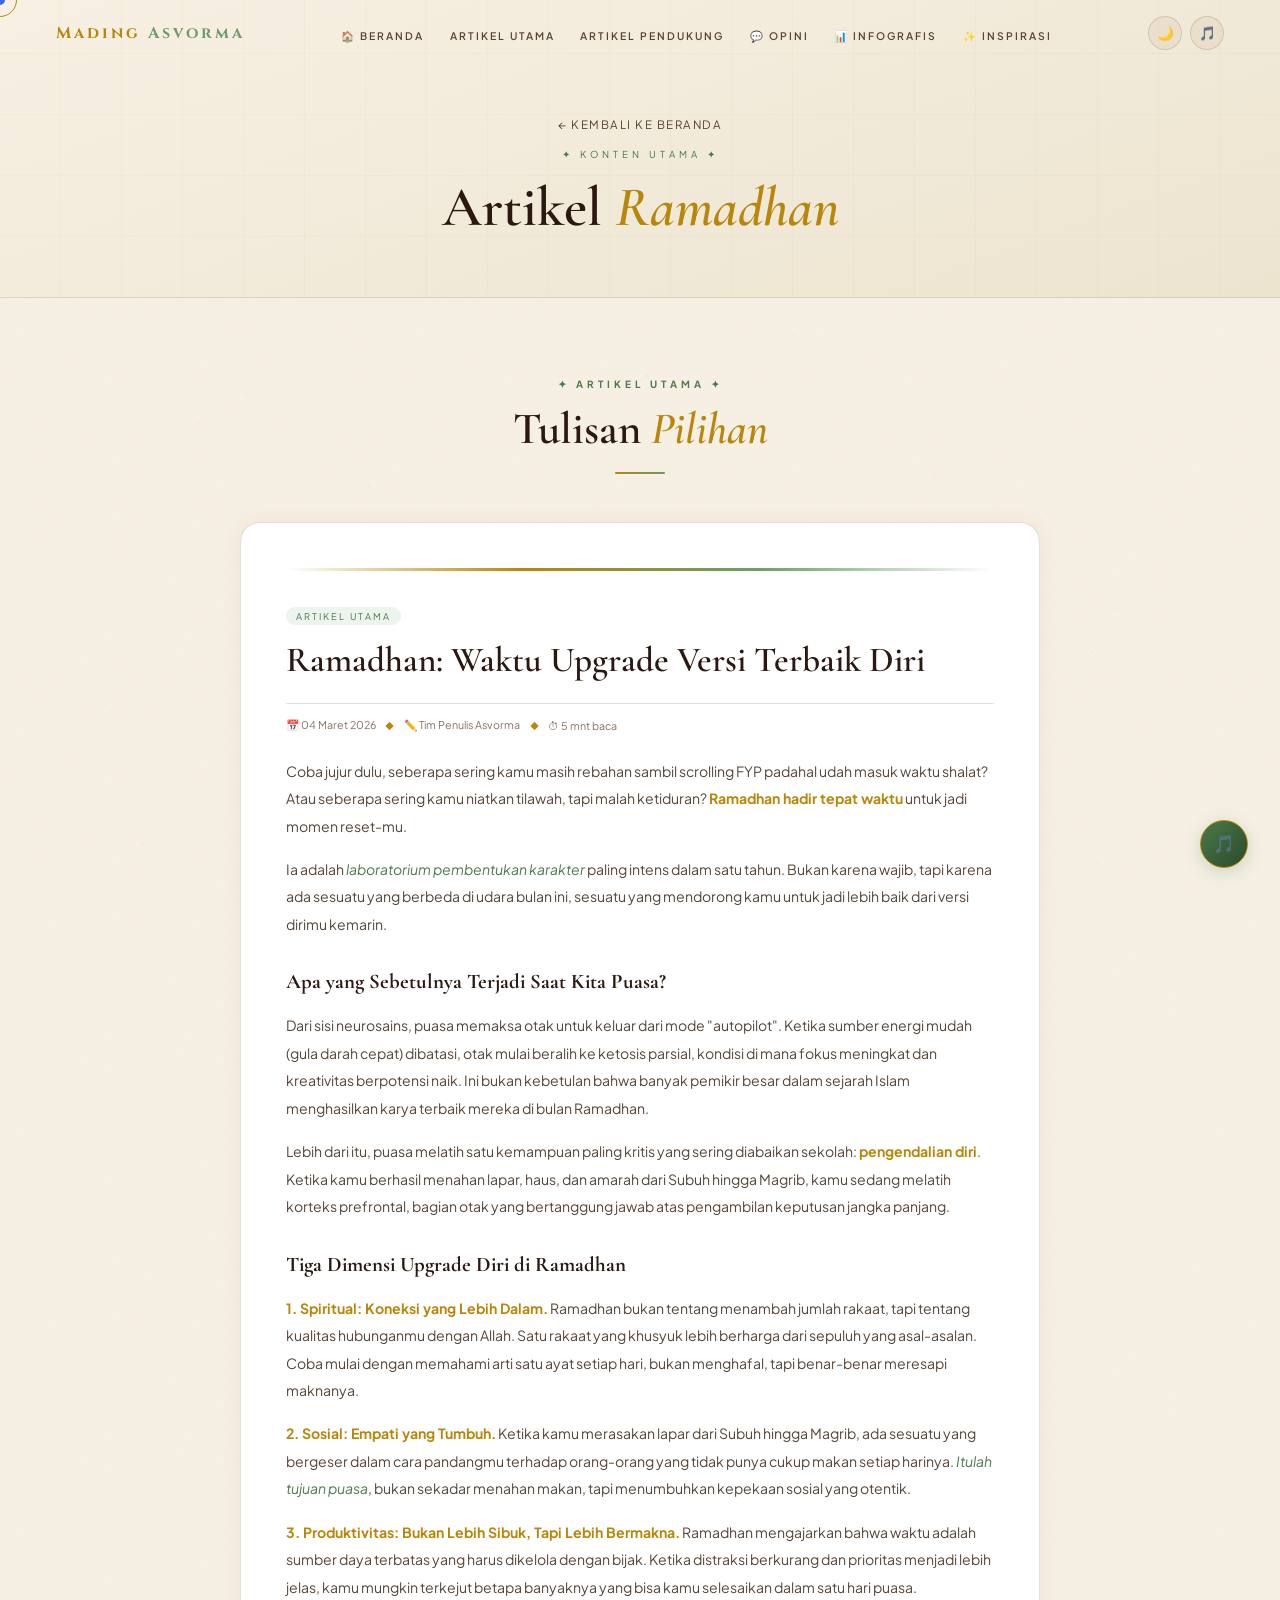
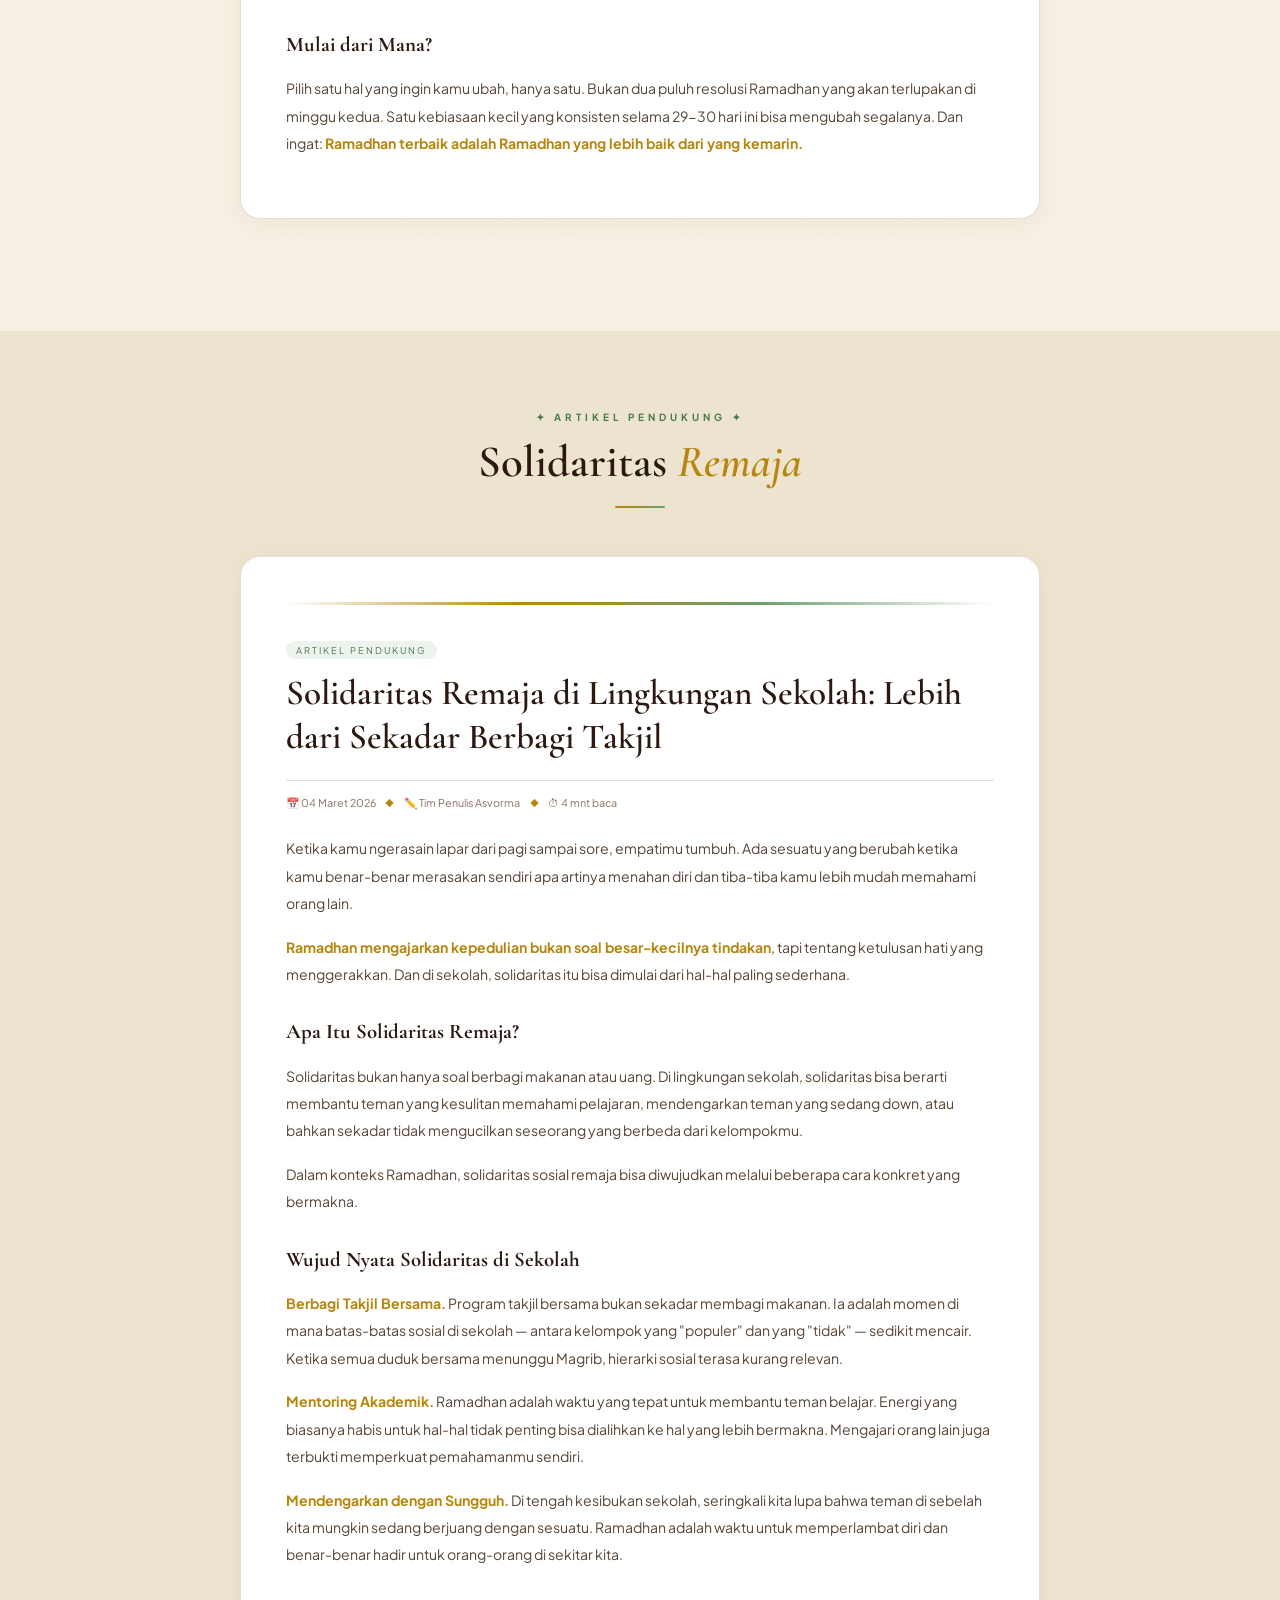
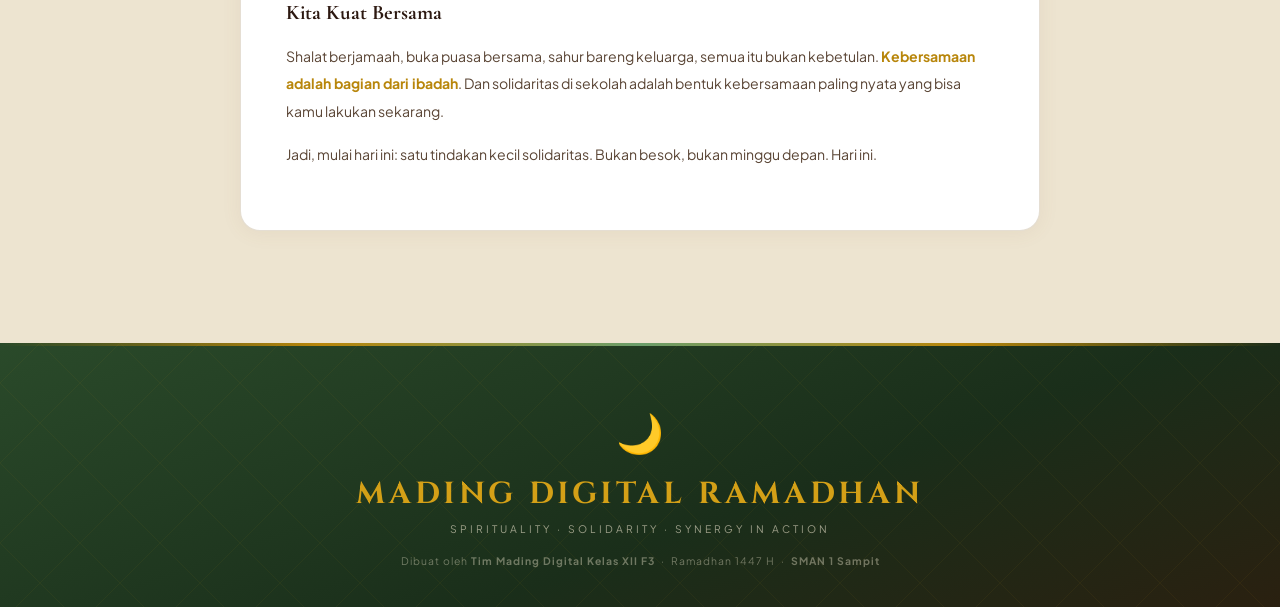
<file: pages/artikel.html>
<!DOCTYPE html>
<html lang="id" data-theme="light">
<head>
  <meta charset="UTF-8"/>
  <meta name="viewport" content="width=device-width, initial-scale=1.0"/>
  <title>Artikel — Mading Digital Ramadhan 1447 H</title>
  <link rel="icon" type="image/x-icon" href="/images/favicon.ico">
  <link rel="preconnect" href="https://fonts.googleapis.com">
  <link href="https://fonts.googleapis.com/css2?family=Cormorant+Garamond:ital,wght@0,300;0,400;0,600;0,700;1,300;1,400&family=Cinzel:wght@400;600;700&family=Plus+Jakarta+Sans:wght@300;400;500;600;700;800&family=Scheherazade+New:wght@400;700&display=swap" rel="stylesheet">
  <link rel="stylesheet" href="../assets/css/style.css">
</head>
<body>

<div id="progress-bar"></div>
<div class="cursor" id="cursor"></div>
<div class="cursor-ring" id="cursorRing"></div>
<canvas id="bg-canvas"></canvas>
<div id="pattern-overlay"></div>

<!-- NAVBAR -->
<nav id="navbar">
  <a href="../index.html" class="nav-logo">Mading<span> Asvorma</span></a>
  <ul class="nav-links" id="navLinks">
    <li><a href="../index.html">🏠 Beranda</a></li>
    <li><a href="#artikel-utama">Artikel Utama</a></li>
    <li><a href="#pendukung">Artikel Pendukung</a></li>
    <li><a href="opini.html">💬 Opini</a></li>
    <li><a href="infografis-karya.html">📊 Infografis</a></li>
    <li><a href="inspirasi.html">✨ Inspirasi</a></li>
  </ul>
  <div class="nav-right">
    <button class="nav-btn" id="themeBtn" title="Toggle tema">🌙</button>
    <button class="nav-btn" id="audioNavBtn" title="Toggle audio">🎵</button>
    <button class="ham" id="hamBtn" title="Menu" aria-label="Toggle menu">
      <span></span><span></span><span></span>
    </button>
  </div>
</nav>

<!-- PAGE HERO -->
<div class="page-hero">
  <div class="page-hero-geo"></div>
  <a class="back-btn rv" href="../index.html">← Kembali ke Beranda</a>
  <span class="page-hero-tag">✦ Konten Utama ✦</span>
  <h1 class="page-hero-title">Artikel <em>Ramadhan</em></h1>
</div>

<!-- ARTIKEL UTAMA -->
<section id="artikel-utama">
  <div class="sc">
    <div class="sh rv"><span class="se">✦ Artikel Utama ✦</span><h2 class="st">Tulisan <em>Pilihan</em></h2><div class="sl2"></div></div>
    <div class="art-full rv">
      <span class="art-tag">Artikel Utama</span>
      <h2>Ramadhan: Waktu Upgrade Versi Terbaik Diri</h2>
      <div class="art-meta">
        <span>📅 04 Maret 2026</span>
        <span class="dot">◆</span>
        <span>✏️ Tim Penulis Asvorma</span>
        <span class="dot">◆</span>
        <span>⏱ 5 mnt baca</span>
      </div>
      <div class="art-content">
        <p>Coba jujur dulu, seberapa sering kamu masih rebahan sambil scrolling FYP padahal udah masuk waktu shalat? Atau seberapa sering kamu niatkan tilawah, tapi malah ketiduran? <strong>Ramadhan hadir tepat waktu</strong> untuk jadi momen reset-mu.</p>
        <p>Ia adalah <em>laboratorium pembentukan karakter</em> paling intens dalam satu tahun. Bukan karena wajib, tapi karena ada sesuatu yang berbeda di udara bulan ini, sesuatu yang mendorong kamu untuk jadi lebih baik dari versi dirimu kemarin.</p>
        <h3>Apa yang Sebetulnya Terjadi Saat Kita Puasa?</h3>
        <p>Dari sisi neurosains, puasa memaksa otak untuk keluar dari mode "autopilot". Ketika sumber energi mudah (gula darah cepat) dibatasi, otak mulai beralih ke ketosis parsial, kondisi di mana fokus meningkat dan kreativitas berpotensi naik. Ini bukan kebetulan bahwa banyak pemikir besar dalam sejarah Islam menghasilkan karya terbaik mereka di bulan Ramadhan.</p>
        <p>Lebih dari itu, puasa melatih satu kemampuan paling kritis yang sering diabaikan sekolah: <strong>pengendalian diri</strong>. Ketika kamu berhasil menahan lapar, haus, dan amarah dari Subuh hingga Magrib, kamu sedang melatih korteks prefrontal, bagian otak yang bertanggung jawab atas pengambilan keputusan jangka panjang.</p>
        <h3>Tiga Dimensi Upgrade Diri di Ramadhan</h3>
        <p><strong>1. Spiritual: Koneksi yang Lebih Dalam.</strong> Ramadhan bukan tentang menambah jumlah rakaat, tapi tentang kualitas hubunganmu dengan Allah. Satu rakaat yang khusyuk lebih berharga dari sepuluh yang asal-asalan. Coba mulai dengan memahami arti satu ayat setiap hari, bukan menghafal, tapi benar-benar meresapi maknanya.</p>
        <p><strong>2. Sosial: Empati yang Tumbuh.</strong> Ketika kamu merasakan lapar dari Subuh hingga Magrib, ada sesuatu yang bergeser dalam cara pandangmu terhadap orang-orang yang tidak punya cukup makan setiap harinya. <em>Itulah tujuan puasa</em>, bukan sekadar menahan makan, tapi menumbuhkan kepekaan sosial yang otentik.</p>
        <p><strong>3. Produktivitas: Bukan Lebih Sibuk, Tapi Lebih Bermakna.</strong> Ramadhan mengajarkan bahwa waktu adalah sumber daya terbatas yang harus dikelola dengan bijak. Ketika distraksi berkurang dan prioritas menjadi lebih jelas, kamu mungkin terkejut betapa banyaknya yang bisa kamu selesaikan dalam satu hari puasa.</p>
        <h3>Mulai dari Mana?</h3>
        <p>Pilih satu hal yang ingin kamu ubah, hanya satu. Bukan dua puluh resolusi Ramadhan yang akan terlupakan di minggu kedua. Satu kebiasaan kecil yang konsisten selama 29-30 hari ini bisa mengubah segalanya. Dan ingat: <strong>Ramadhan terbaik adalah Ramadhan yang lebih baik dari yang kemarin.</strong></p>
      </div>
    </div>
  </div>
</section>

<!-- ARTIKEL PENDUKUNG -->
<section id="pendukung" style="background:var(--bg2);">
  <div class="sc">
    <div class="sh rv"><span class="se">✦ Artikel Pendukung ✦</span><h2 class="st">Solidaritas <em>Remaja</em></h2><div class="sl2"></div></div>
    <div class="art-full rv">
      <span class="art-tag">Artikel Pendukung</span>
      <h2>Solidaritas Remaja di Lingkungan Sekolah: Lebih dari Sekadar Berbagi Takjil</h2>
      <div class="art-meta">
        <span>📅 04 Maret 2026</span>
        <span class="dot">◆</span>
        <span>✏️ Tim Penulis Asvorma</span>
        <span class="dot">◆</span>
        <span>⏱ 4 mnt baca</span>
      </div>
      <div class="art-content">
        <p>Ketika kamu ngerasain lapar dari pagi sampai sore, empatimu tumbuh. Ada sesuatu yang berubah ketika kamu benar-benar merasakan sendiri apa artinya menahan diri dan tiba-tiba kamu lebih mudah memahami orang lain.</p>
        <p><strong>Ramadhan mengajarkan kepedulian bukan soal besar-kecilnya tindakan</strong>, tapi tentang ketulusan hati yang menggerakkan. Dan di sekolah, solidaritas itu bisa dimulai dari hal-hal paling sederhana.</p>
        <h3>Apa Itu Solidaritas Remaja?</h3>
        <p>Solidaritas bukan hanya soal berbagi makanan atau uang. Di lingkungan sekolah, solidaritas bisa berarti membantu teman yang kesulitan memahami pelajaran, mendengarkan teman yang sedang down, atau bahkan sekadar tidak mengucilkan seseorang yang berbeda dari kelompokmu.</p>
        <p>Dalam konteks Ramadhan, solidaritas sosial remaja bisa diwujudkan melalui beberapa cara konkret yang bermakna.</p>
        <h3>Wujud Nyata Solidaritas di Sekolah</h3>
        <p><strong>Berbagi Takjil Bersama.</strong> Program takjil bersama bukan sekadar membagi makanan. Ia adalah momen di mana batas-batas sosial di sekolah — antara kelompok yang "populer" dan yang "tidak" — sedikit mencair. Ketika semua duduk bersama menunggu Magrib, hierarki sosial terasa kurang relevan.</p>
        <p><strong>Mentoring Akademik.</strong> Ramadhan adalah waktu yang tepat untuk membantu teman belajar. Energi yang biasanya habis untuk hal-hal tidak penting bisa dialihkan ke hal yang lebih bermakna. Mengajari orang lain juga terbukti memperkuat pemahamanmu sendiri.</p>
        <p><strong>Mendengarkan dengan Sungguh.</strong> Di tengah kesibukan sekolah, seringkali kita lupa bahwa teman di sebelah kita mungkin sedang berjuang dengan sesuatu. Ramadhan adalah waktu untuk memperlambat diri dan benar-benar hadir untuk orang-orang di sekitar kita.</p>
        <h3>Kita Kuat Bersama</h3>
        <p>Shalat berjamaah, buka puasa bersama, sahur bareng keluarga, semua itu bukan kebetulan. <strong>Kebersamaan adalah bagian dari ibadah</strong>. Dan solidaritas di sekolah adalah bentuk kebersamaan paling nyata yang bisa kamu lakukan sekarang.</p>
        <p>Jadi, mulai hari ini: satu tindakan kecil solidaritas. Bukan besok, bukan minggu depan. Hari ini.</p>
      </div>
    </div>
  </div>
</section>

<!-- FOOTER -->
<footer>
  <div class="ft-geo"></div>
  <span class="ft-moon">🌙</span>
  <div class="ft-title">MADING DIGITAL RAMADHAN</div>
  <p class="ft-tag">Spirituality · Solidarity · Synergy in Action</p>
  <div class="ft-credits">Dibuat oleh <strong>Tim Mading Digital Kelas XII F3</strong> &nbsp;·&nbsp; Ramadhan 1447 H &nbsp;·&nbsp; <strong>SMAN 1 Sampit</strong></div>
</footer>

<div id="yt-hidden" style="display:none;width:1px;height:1px;position:fixed;bottom:0;left:0;pointer-events:none;"></div>
<button class="afab" id="audioFab" title="Toggle audio">🎵</button>
<script src="../assets/js/main.js"></script>
</body>
</html>
</file>
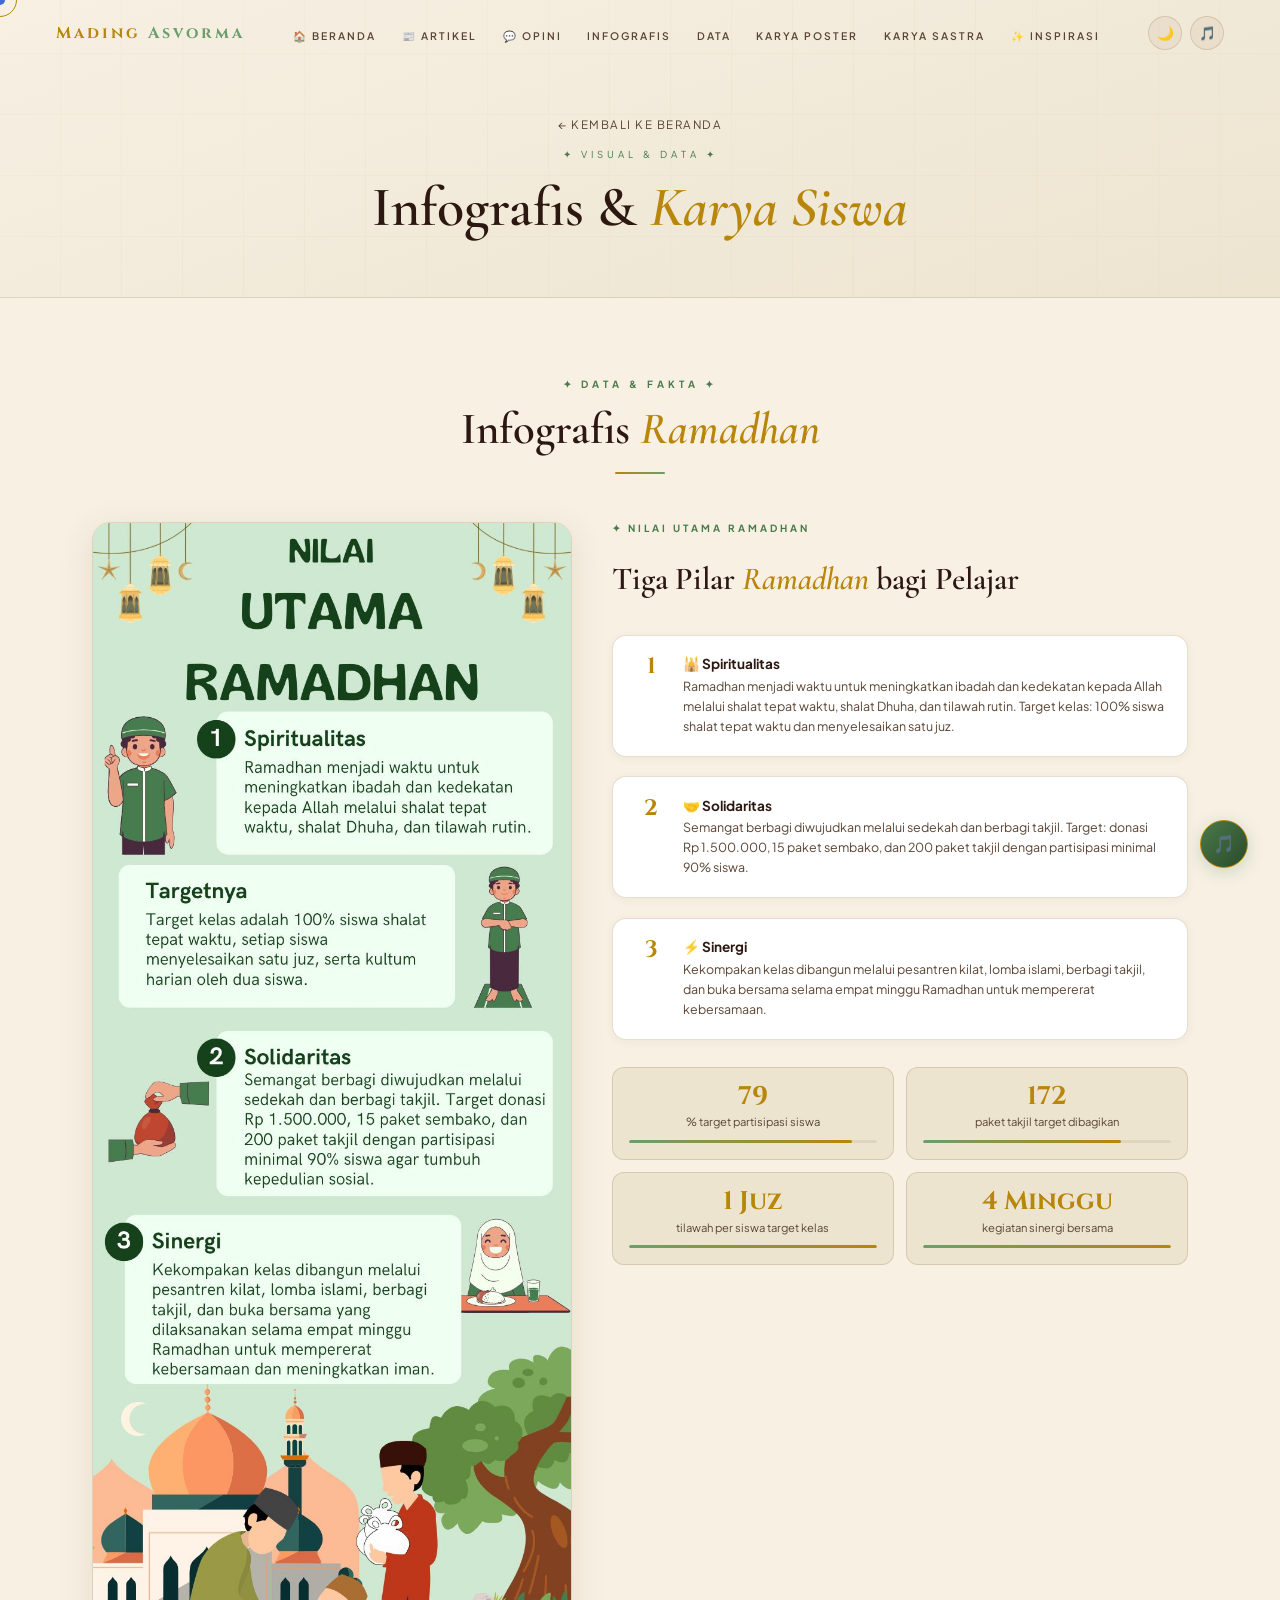
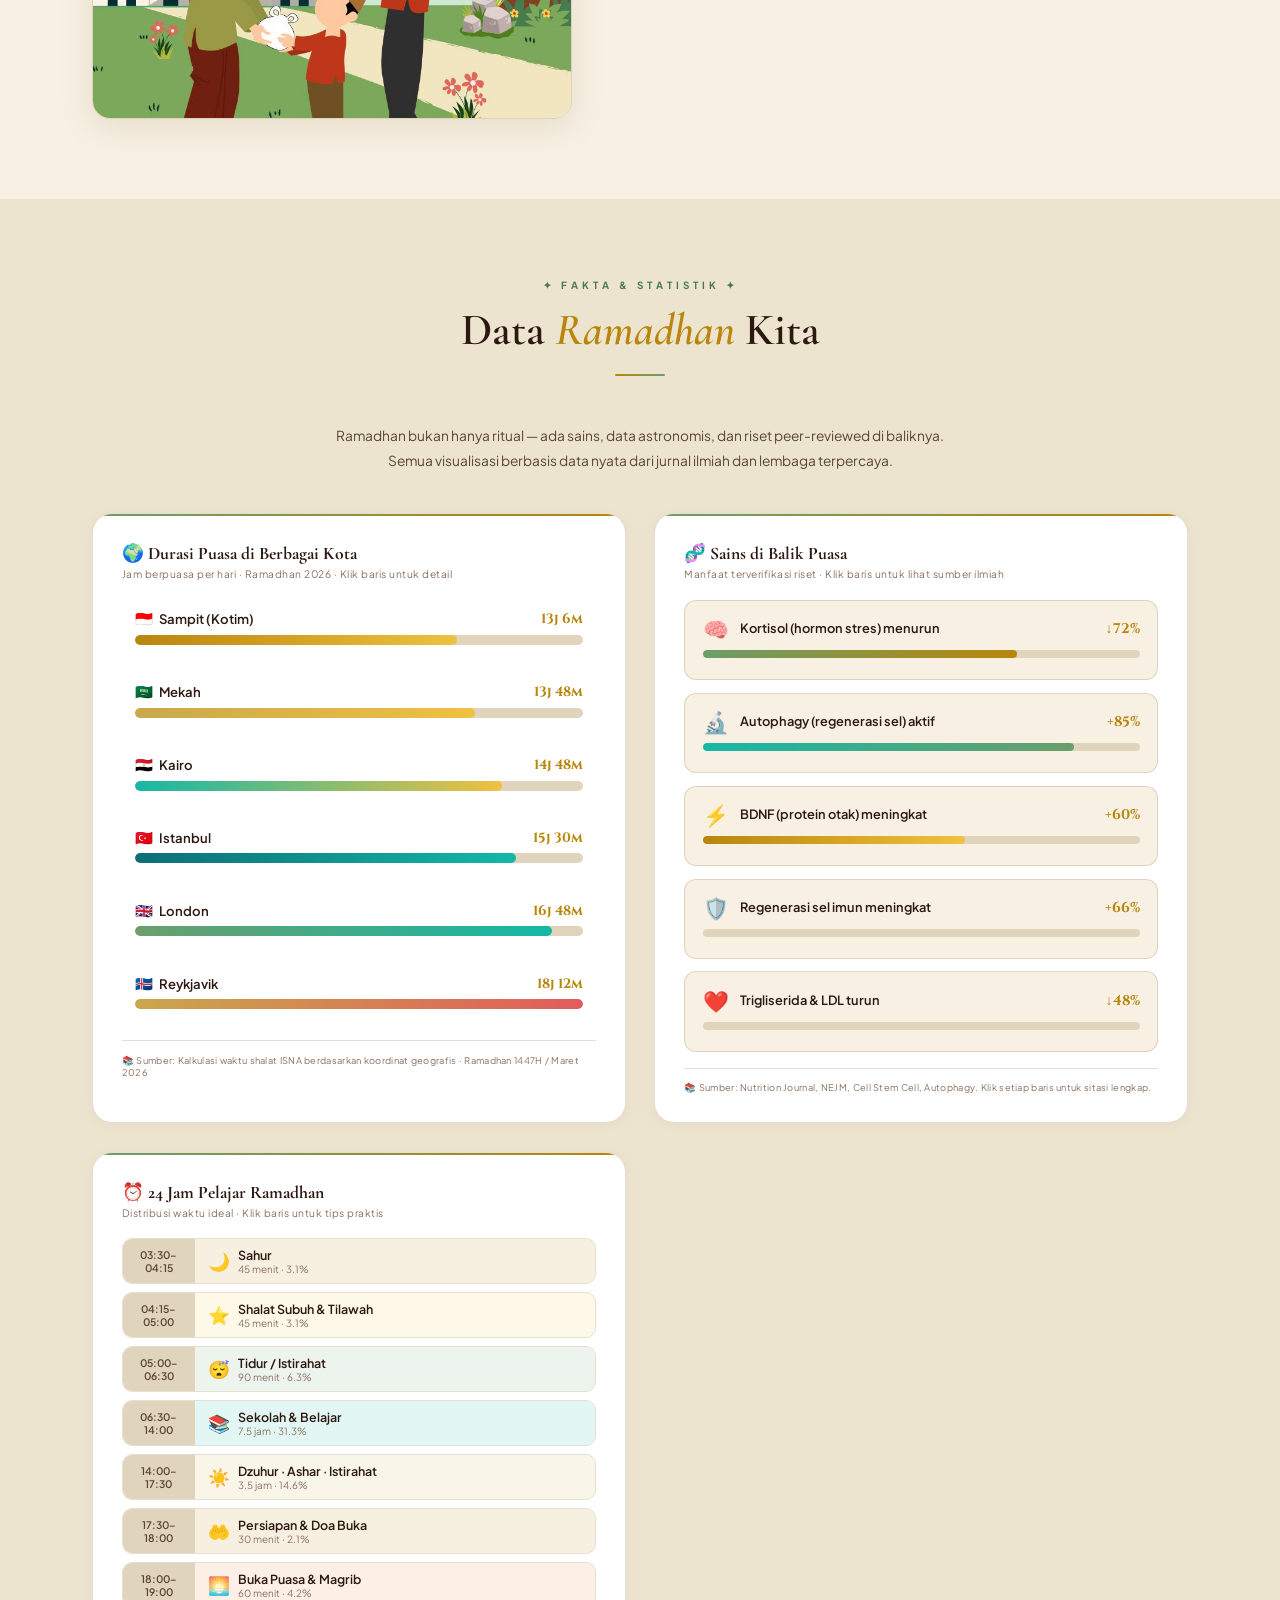
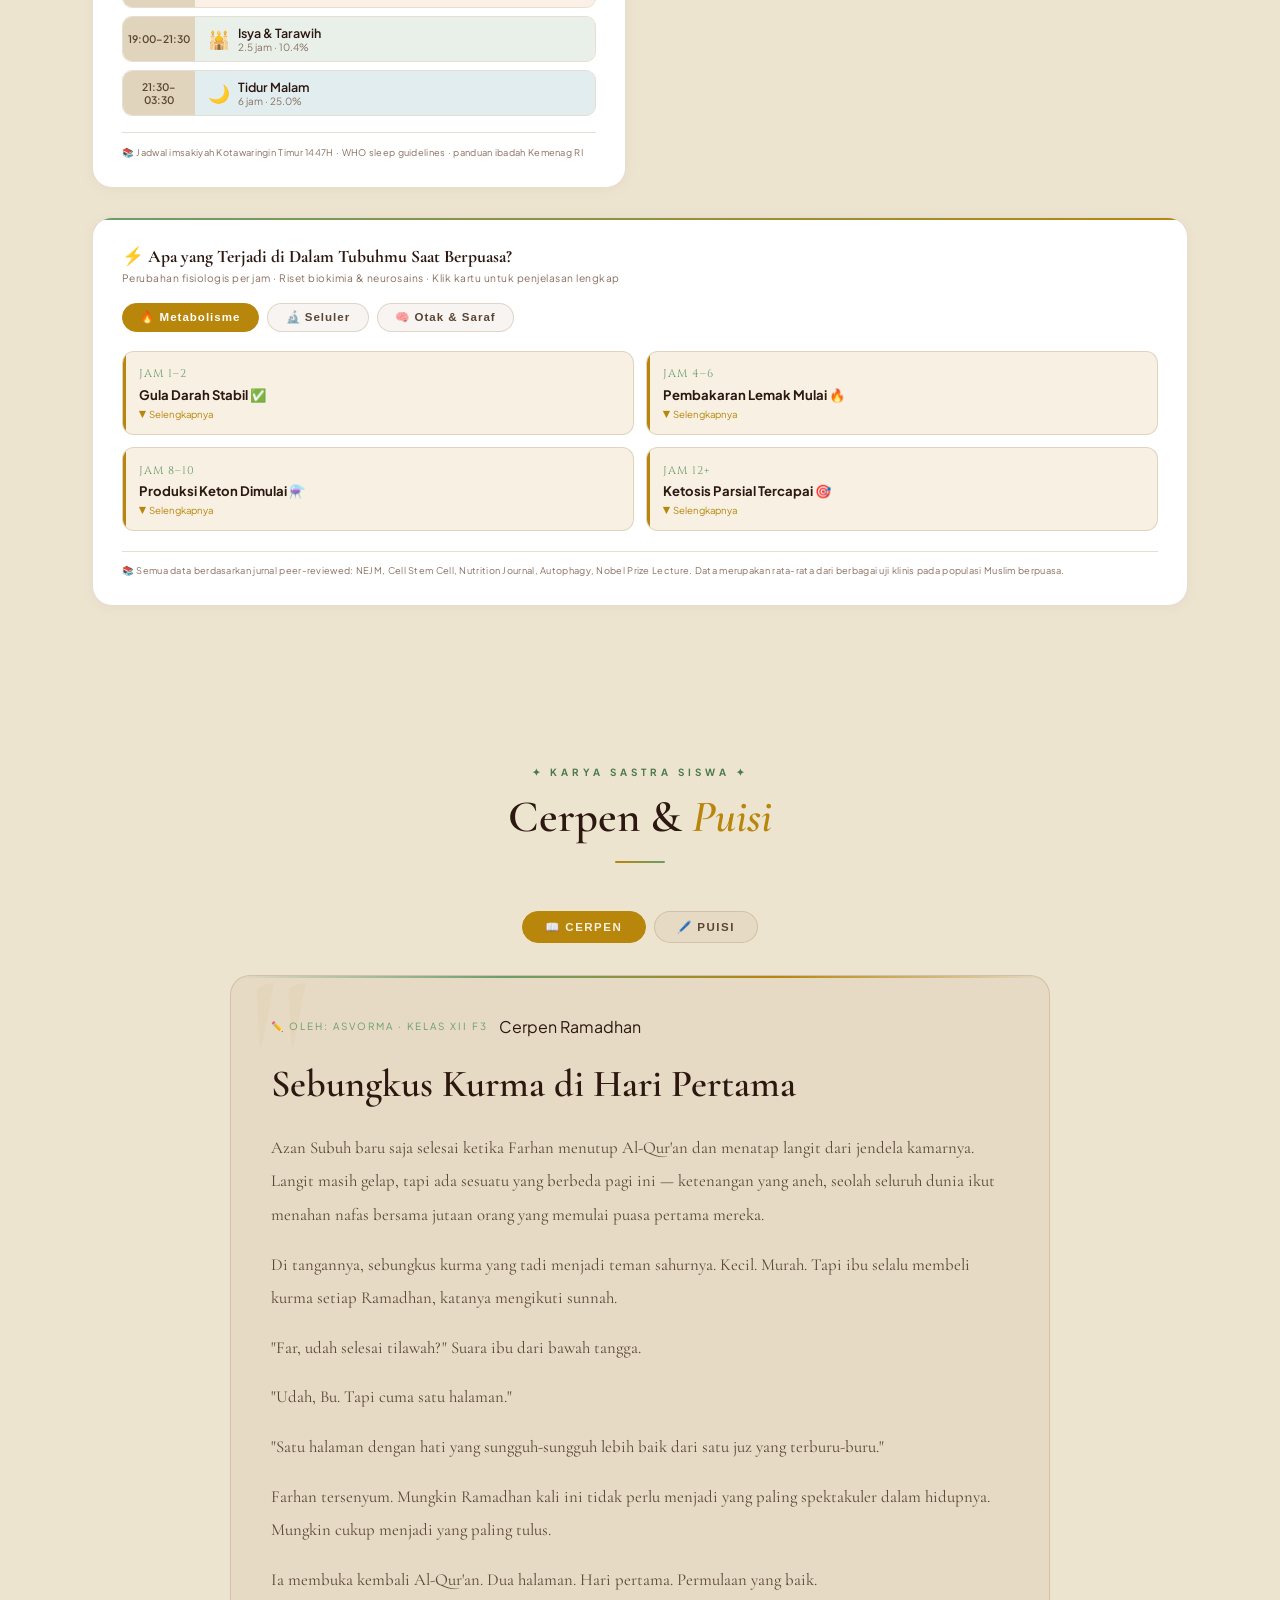
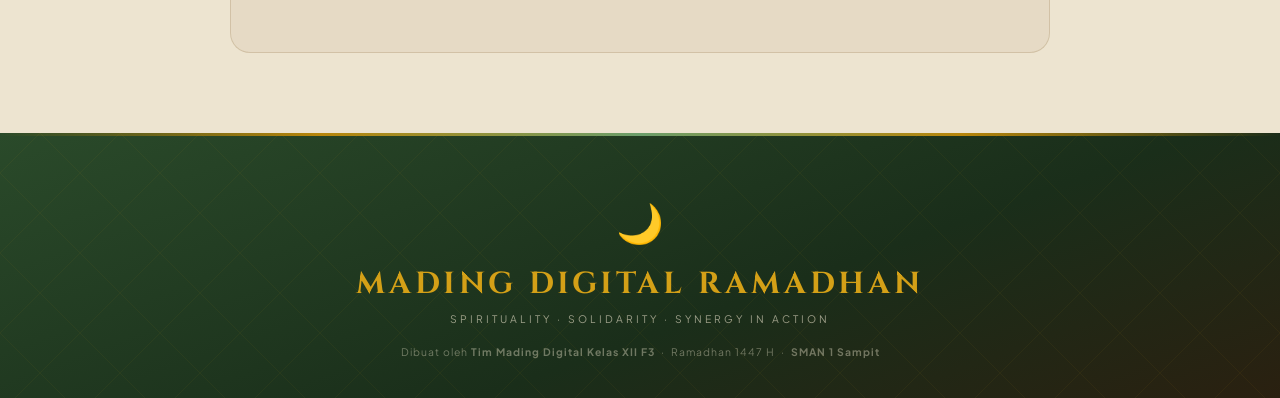
<file: pages/infografis-karya.html>
<!DOCTYPE html>
<html lang="id" data-theme="light">
<head>
  <meta charset="UTF-8"/>
  <meta name="viewport" content="width=device-width, initial-scale=1.0"/>
  <title>Infografis & Karya — Mading Digital Ramadhan 1447 H</title>
  <link rel="preconnect" href="https://fonts.googleapis.com">
  <link rel="icon" type="image/x-icon" href="/images/favicon.ico">
  <link href="https://fonts.googleapis.com/css2?family=Cormorant+Garamond:ital,wght@0,300;0,400;0,600;0,700;1,300;1,400&family=Cinzel:wght@400;600;700&family=Plus+Jakarta+Sans:wght@300;400;500;600;700;800&family=Scheherazade+New:wght@400;700&display=swap" rel="stylesheet">
  <link rel="stylesheet" href="../assets/css/style.css">
</head>
<body>

<div id="progress-bar"></div>
<div class="cursor" id="cursor"></div>
<div class="cursor-ring" id="cursorRing"></div>
<canvas id="bg-canvas"></canvas>
<div id="pattern-overlay"></div>

<!-- NAVBAR -->
<nav id="navbar">
  <a href="../index.html" class="nav-logo">Mading<span> Asvorma</span></a>
  <ul class="nav-links" id="navLinks">
    <li><a href="../index.html">🏠 Beranda</a></li>
    <li><a href="artikel.html">📰 Artikel</a></li>
    <li><a href="opini.html">💬 Opini</a></li>
    <li><a href="#infografis">Infografis</a></li>
    <li><a href="#dataviz">Data</a></li>
    <li><a href="#karya">Karya Poster</a></li>
    <li><a href="#cerpen">Karya Sastra</a></li>
    <li><a href="inspirasi.html">✨ Inspirasi</a></li>
  </ul>
  <div class="nav-right">
    <button class="nav-btn" id="themeBtn" title="Toggle tema">🌙</button>
    <button class="nav-btn" id="audioNavBtn" title="Toggle audio">🎵</button>
    <button class="ham" id="hamBtn" title="Menu" aria-label="Toggle menu">
      <span></span><span></span><span></span>
    </button>
  </div>
</nav>

<!-- PAGE HERO -->
<div class="page-hero">
  <div class="page-hero-geo"></div>
  <a class="back-btn rv" href="../index.html">← Kembali ke Beranda</a>
  <span class="page-hero-tag">✦ Visual & Data ✦</span>
  <h1 class="page-hero-title">Infografis & <em>Karya Siswa</em></h1>
</div>

<!-- INFOGRAFIS -->
<section id="infografis">
  <div class="sc">
    <div class="sh rv"><span class="se">✦ Data & Fakta ✦</span><h2 class="st">Infografis <em>Ramadhan</em></h2><div class="sl2"></div></div>
    <div class="info-layout">
      <div class="info-img-wrap rvl">
        <img src="../images/infografis.jpg" alt="Nilai Utama Ramadhan" onerror="this.onerror=null;this.style.display='none';this.nextElementSibling.style.display='flex';">
        <div style="display:none;width:100%;aspect-ratio:4/5;background:linear-gradient(160deg,var(--bg2),var(--bg3));align-items:center;justify-content:center;flex-direction:column;gap:.5rem;padding:2rem;text-align:center;border-radius:16px;border:1px solid var(--border);">
          <span style="font-size:3rem;opacity:.4">🖼️</span>
          <span style="font-size:.7rem;color:var(--text-dim);letter-spacing:1px;">Taruh file di <code style="background:var(--bg3);padding:2px 6px;border-radius:4px;color:var(--gold);">images/infografis.jpg</code></span>
        </div>
      </div>
      <div class="info-right rvr">
        <span class="info-label-main">✦ Nilai Utama Ramadhan</span>
        <h3 class="info-title-main">Tiga Pilar <em>Ramadhan</em> bagi Pelajar</h3>
        <div class="info-point">
          <span class="info-point-num">1</span>
          <div>
            <div class="info-point-title">🕌 Spiritualitas</div>
            <p class="info-point-desc">Ramadhan menjadi waktu untuk meningkatkan ibadah dan kedekatan kepada Allah melalui shalat tepat waktu, shalat Dhuha, dan tilawah rutin. Target kelas: 100% siswa shalat tepat waktu dan menyelesaikan satu juz.</p>
          </div>
        </div>
        <div class="info-point">
          <span class="info-point-num">2</span>
          <div>
            <div class="info-point-title">🤝 Solidaritas</div>
            <p class="info-point-desc">Semangat berbagi diwujudkan melalui sedekah dan berbagi takjil. Target: donasi Rp 1.500.000, 15 paket sembako, dan 200 paket takjil dengan partisipasi minimal 90% siswa.</p>
          </div>
        </div>
        <div class="info-point">
          <span class="info-point-num">3</span>
          <div>
            <div class="info-point-title">⚡ Sinergi</div>
            <p class="info-point-desc">Kekompakan kelas dibangun melalui pesantren kilat, lomba islami, berbagi takjil, dan buka bersama selama empat minggu Ramadhan untuk mempererat kebersamaan.</p>
          </div>
        </div>
        <div class="info-stats">
          <div class="i-stat"><span class="i-stat-n" data-t="90">0</span><p class="i-stat-l">% target partisipasi siswa</p><div class="i-stat-bar"><div class="i-stat-fill" data-w="90%"></div></div></div>
          <div class="i-stat"><span class="i-stat-n" data-t="200">0</span><p class="i-stat-l">paket takjil target dibagikan</p><div class="i-stat-bar"><div class="i-stat-fill" data-w="80%"></div></div></div>
          <div class="i-stat"><span class="i-stat-n">1 Juz</span><p class="i-stat-l">tilawah per siswa target kelas</p><div class="i-stat-bar"><div class="i-stat-fill" data-w="100%"></div></div></div>
          <div class="i-stat"><span class="i-stat-n">4 Minggu</span><p class="i-stat-l">kegiatan sinergi bersama</p><div class="i-stat-bar"><div class="i-stat-fill" data-w="100%"></div></div></div>
        </div>
      </div>
    </div>
  </div>
</section>

<!-- DATA VIZ — INTERAKTIF -->
<section id="dataviz" style="background:var(--bg2);">
  <div class="sc">
    <div class="sh rv"><span class="se">✦ Fakta & Statistik ✦</span><h2 class="st">Data <em>Ramadhan</em> Kita</h2><div class="sl2"></div></div>
    <p class="dv-intro rv" style="max-width:640px;margin:0 auto 2.5rem;text-align:center;font-size:.86rem;color:var(--text-muted);line-height:1.8;">Ramadhan bukan hanya ritual — ada sains, data astronomis, dan riset peer-reviewed di baliknya. Semua visualisasi berbasis data nyata dari jurnal ilmiah dan lembaga terpercaya.</p>

    <style>
      .dvz-grid{display:grid;grid-template-columns:1fr 1fr;gap:1.8rem;}
      @media(max-width:860px){.dvz-grid{grid-template-columns:1fr;}}
      .dvz-card{background:white;border:1px solid var(--border);border-radius:20px;padding:1.8rem;position:relative;overflow:hidden;transition:border-color .3s;box-shadow:0 2px 12px rgba(139,107,58,.07);}
      [data-theme="dark"] .dvz-card{background:var(--surface);}
      .dvz-card::before{content:'';position:absolute;top:0;left:0;right:0;height:2px;background:linear-gradient(90deg,var(--sage),var(--gold));}
      .dvz-card:hover{border-color:rgba(184,134,11,.3);}
      .dvz-card.full{grid-column:1/-1;}
      @media(max-width:860px){.dvz-card.full{grid-column:1;}}
      .dvz-title{font-family:'Cormorant Garamond',serif;font-size:1.1rem;font-weight:700;color:var(--text);margin-bottom:.2rem;}
      .dvz-sub{font-size:.64rem;color:var(--text-dim);letter-spacing:.5px;margin-bottom:1.2rem;}
      .dvz-src{font-size:.58rem;color:var(--text-dim);margin-top:1rem;padding-top:.8rem;border-top:1px solid var(--border);letter-spacing:.3px;}

      /* Chart 1 */
      .city-bar-list{display:flex;flex-direction:column;gap:.85rem;}
      .city-row{cursor:pointer;padding:.6rem .8rem;border-radius:10px;transition:background .2s;}
      .city-row:hover,.city-row.active{background:rgba(184,134,11,.06);}
      .city-row-top{display:flex;justify-content:space-between;align-items:center;margin-bottom:.4rem;}
      .city-name{font-size:.82rem;font-weight:600;color:var(--text);}
      .city-flag{font-size:.9rem;margin-right:.4rem;}
      .city-val{font-family:'Cinzel',serif;font-size:.85rem;font-weight:700;color:var(--gold);}
      .city-track{height:10px;background:var(--bg3);border-radius:5px;overflow:hidden;}
      .city-fill{height:100%;border-radius:5px;width:0;transition:width 1.6s cubic-bezier(.16,1,.3,1);}
      .city-detail{max-height:0;overflow:hidden;transition:max-height .4s ease,opacity .4s;opacity:0;font-size:.75rem;color:var(--text-muted);line-height:1.6;margin-top:.3rem;}
      .city-row.active .city-detail{max-height:80px;opacity:1;}

      /* Chart 2 */
      .sains-list{display:flex;flex-direction:column;gap:.8rem;}
      .sains-row{cursor:pointer;border:1px solid var(--border);border-radius:12px;padding:.9rem 1.1rem;transition:all .3s;background:var(--bg);}
      [data-theme="dark"] .sains-row{background:var(--bg2);}
      .sains-row:hover{border-color:var(--gold);transform:translateX(3px);}
      .sains-row-top{display:flex;align-items:center;gap:.7rem;margin-bottom:.5rem;}
      .sains-ico{font-size:1.3rem;flex-shrink:0;}
      .sains-label{font-size:.8rem;font-weight:600;color:var(--text);flex:1;}
      .sains-pct{font-family:'Cinzel',serif;font-size:.88rem;font-weight:700;color:var(--gold);flex-shrink:0;}
      .sains-track{height:8px;background:var(--bg3);border-radius:4px;overflow:hidden;margin-bottom:.4rem;}
      .sains-fill{height:100%;border-radius:4px;width:0;transition:width 2s cubic-bezier(.16,1,.3,1);}
      .sains-citation{font-size:.68rem;color:var(--text-dim);max-height:0;overflow:hidden;transition:max-height .35s ease,opacity .35s;opacity:0;font-style:italic;}
      .sains-row.open .sains-citation{max-height:80px;opacity:1;}

      /* Chart 3 */
      .tl24-wrap{position:relative;}
      .tl24-row{display:flex;align-items:stretch;margin-bottom:.5rem;cursor:pointer;border-radius:10px;overflow:hidden;border:1px solid var(--border);transition:all .25s;}
      .tl24-row:hover{border-color:var(--gold);box-shadow:0 3px 12px rgba(184,134,11,.12);}
      .tl24-time{width:72px;flex-shrink:0;font-size:.65rem;font-weight:600;color:var(--text-muted);display:flex;align-items:center;justify-content:center;background:var(--bg3);padding:.5rem .3rem;text-align:center;line-height:1.3;}
      .tl24-bar{flex:1;display:flex;align-items:center;gap:.5rem;padding:.5rem .8rem;font-size:.75rem;color:var(--text-muted);position:relative;overflow:hidden;}
      .tl24-fill{position:absolute;left:0;top:0;height:100%;opacity:.12;transition:opacity .3s;}
      .tl24-row:hover .tl24-fill{opacity:.2;}
      .tl24-ico{font-size:1.1rem;flex-shrink:0;position:relative;}
      .tl24-act{font-size:.78rem;font-weight:600;color:var(--text);position:relative;}
      .tl24-dur{font-size:.62rem;color:var(--text-dim);position:relative;}
      .tl24-tip{font-size:.7rem;color:var(--text-muted);padding:.4rem .8rem .5rem 1rem;border-top:1px dashed var(--border);display:none;line-height:1.55;background:var(--bg);}
      .tl24-row.open .tl24-tip{display:block;}

      /* Chart 4 */
      .efek-tabs{display:flex;gap:.5rem;margin-bottom:1.2rem;flex-wrap:wrap;}
      .efek-tab{background:var(--surface);border:1px solid var(--border);color:var(--text-muted);padding:.4rem 1.1rem;border-radius:20px;font-size:.72rem;letter-spacing:1px;cursor:pointer;font-weight:600;transition:all .25s;}
      .efek-tab.active{background:var(--gold);color:white;border-color:var(--gold);}
      .efek-pane{display:none;}
      .efek-pane.active{display:grid;grid-template-columns:1fr 1fr;gap:.75rem;}
      @media(max-width:540px){.efek-pane.active{grid-template-columns:1fr;}}
      .efek-card{border:1px solid var(--border);border-radius:12px;padding:.9rem 1rem;cursor:pointer;transition:all .3s;position:relative;overflow:hidden;background:var(--bg);}
      [data-theme="dark"] .efek-card{background:var(--bg2);}
      .efek-card::before{content:'';position:absolute;left:0;top:0;bottom:0;width:3px;border-radius:2px;}
      .efek-card.gold::before{background:var(--gold);}
      .efek-card.teal::before{background:var(--teal);}
      .efek-card.sage::before{background:var(--sage-mid);}
      .efek-card:hover{border-color:var(--gold);transform:translateY(-2px);box-shadow:0 4px 16px rgba(184,134,11,.12);}
      .efek-jam{font-family:'Cinzel',serif;font-size:.7rem;color:var(--teal);letter-spacing:1px;display:block;margin-bottom:.3rem;}
      .efek-judul{font-size:.82rem;font-weight:700;color:var(--text);margin-bottom:.3rem;}
      .efek-isi{font-size:.73rem;color:var(--text-muted);line-height:1.55;max-height:0;overflow:hidden;transition:max-height .35s ease,opacity .35s;opacity:0;}
      .efek-card.open .efek-isi{max-height:140px;opacity:1;}
      .efek-toggle{font-size:.6rem;color:var(--gold);display:block;margin-top:.3rem;transition:transform .3s;}
      .efek-card.open .efek-toggle{transform:rotate(180deg);}
    </style>

    <div class="dvz-grid">

      <!-- CARD 1: Durasi Puasa Kota -->
      <div class="dvz-card rv">
        <div class="dvz-title">🌍 Durasi Puasa di Berbagai Kota</div>
        <div class="dvz-sub">Jam berpuasa per hari · Ramadhan 2026 · Klik baris untuk detail</div>
        <div class="city-bar-list" id="cityBars">
          <div class="city-row" data-detail="Kotawaringin Timur, Kalimantan Tengah. Indonesia termasuk negara dengan durasi puasa sedang — menguntungkan karena posisi tropis yang stabil sepanjang tahun.">
            <div class="city-row-top"><span class="city-name"><span class="city-flag">🇮🇩</span>Sampit (Kotim)</span><span class="city-val">13j 6m</span></div>
            <div class="city-track"><div class="city-fill" style="background:linear-gradient(90deg,#b8860b,#f0c040)" data-w="72%"></div></div>
            <div class="city-detail">Kotawaringin Timur, Kalimantan Tengah. Indonesia termasuk negara dengan durasi puasa sedang — menguntungkan karena posisi tropis yang stabil sepanjang tahun.</div>
          </div>
          <div class="city-row" data-detail="Mekah al-Mukarramah, Arab Saudi. Suhu bisa mencapai 40°C saat Ramadhan, namun jutaan jamaah tetap berpuasa dengan penuh keikhlasan di tanah suci.">
            <div class="city-row-top"><span class="city-name"><span class="city-flag">🇸🇦</span>Mekah</span><span class="city-val">13j 48m</span></div>
            <div class="city-track"><div class="city-fill" style="background:linear-gradient(90deg,#c9a84c,#f0c040)" data-w="76%"></div></div>
            <div class="city-detail">Mekah al-Mukarramah, Arab Saudi. Suhu bisa mencapai 40°C saat Ramadhan, namun jutaan jamaah tetap berpuasa dengan penuh keikhlasan di tanah suci.</div>
          </div>
          <div class="city-row" data-detail="Kairo, Mesir. Tradisi Ramadhan Kairo sangat khas — lentera fanous, kuliner khas, dan tarawih panjang di Al-Azhar.">
            <div class="city-row-top"><span class="city-name"><span class="city-flag">🇪🇬</span>Kairo</span><span class="city-val">14j 48m</span></div>
            <div class="city-track"><div class="city-fill" style="background:linear-gradient(90deg,#14b8a6,#f0c040)" data-w="82%"></div></div>
            <div class="city-detail">Kairo, Mesir. Tradisi Ramadhan Kairo sangat khas — lentera fanous, kuliner khas, dan tarawih panjang di Al-Azhar.</div>
          </div>
          <div class="city-row" data-detail="Istanbul, Türkiye. Masjid Biru dan Hagia Sofia menjadi latar ibadah yang megah. Tradisi iftar di tepi Selat Bosphorus adalah pengalaman tak terlupakan.">
            <div class="city-row-top"><span class="city-name"><span class="city-flag">🇹🇷</span>Istanbul</span><span class="city-val">15j 30m</span></div>
            <div class="city-track"><div class="city-fill" style="background:linear-gradient(90deg,#0d6e78,#14b8a6)" data-w="85%"></div></div>
            <div class="city-detail">Istanbul, Türkiye. Masjid Biru dan Hagia Sofia menjadi latar ibadah yang megah. Tradisi iftar di tepi Selat Bosphorus adalah pengalaman tak terlupakan.</div>
          </div>
          <div class="city-row" data-detail="London, Inggris. Di Eropa Utara, durasi siang hari jauh lebih panjang. Komunitas Muslim London yang besar menjaga tradisi Ramadhan di tengah kehidupan metropolitan.">
            <div class="city-row-top"><span class="city-name"><span class="city-flag">🇬🇧</span>London</span><span class="city-val">16j 48m</span></div>
            <div class="city-track"><div class="city-fill" style="background:linear-gradient(90deg,#6b9e6b,#14b8a6)" data-w="93%"></div></div>
            <div class="city-detail">London, Inggris. Di Eropa Utara, durasi siang hari jauh lebih panjang. Komunitas Muslim London menjaga tradisi Ramadhan di tengah kehidupan metropolitan.</div>
          </div>
          <div class="city-row" data-detail="Reykjavik, Islandia. Saat musim panas, matahari nyaris tidak terbenam. Beberapa ulama mengizinkan umat Muslim mengikuti waktu Mekah atau negara Muslim terdekat.">
            <div class="city-row-top"><span class="city-name"><span class="city-flag">🇮🇸</span>Reykjavik</span><span class="city-val">18j 12m</span></div>
            <div class="city-track"><div class="city-fill" style="background:linear-gradient(90deg,#c9a84c,#e05c5c)" data-w="100%"></div></div>
            <div class="city-detail">Reykjavik, Islandia. Saat musim panas, matahari nyaris tidak terbenam. Beberapa ulama mengizinkan mengikuti waktu Mekah atau negara Muslim terdekat.</div>
          </div>
        </div>
        <div class="dvz-src">📚 Sumber: Kalkulasi waktu shalat ISNA berdasarkan koordinat geografis · Ramadhan 1447H / Maret 2026</div>
      </div>

      <!-- CARD 2: Sains Puasa -->
      <div class="dvz-card rv" style="transition-delay:.1s">
        <div class="dvz-title">🧬 Sains di Balik Puasa</div>
        <div class="dvz-sub">Manfaat terverifikasi riset · Klik baris untuk lihat sumber ilmiah</div>
        <div class="sains-list" id="sainsList">
          <div class="sains-row" data-src="Husain et al. (2013). Effects of Ramadan on cortisol secretion. Nutrition Journal, 12(1), 43.">
            <div class="sains-row-top"><span class="sains-ico">🧠</span><span class="sains-label">Kortisol (hormon stres) menurun</span><span class="sains-pct">↓72%</span></div>
            <div class="sains-track"><div class="sains-fill" style="background:linear-gradient(90deg,#6b9e6b,#b8860b)" data-w="72%"></div></div>
            <div class="sains-citation"></div>
          </div>
          <div class="sains-row" data-src="Alirezaei et al. (2010). Short-term fasting induces neuronal autophagy. Autophagy, 6(6), 702–710. Nobel Prize 2016: Yoshinori Ohsumi.">
            <div class="sains-row-top"><span class="sains-ico">🔬</span><span class="sains-label">Autophagy (regenerasi sel) aktif</span><span class="sains-pct">+85%</span></div>
            <div class="sains-track"><div class="sains-fill" style="background:linear-gradient(90deg,#14b8a6,#6b9e6b)" data-w="85%"></div></div>
            <div class="sains-citation"></div>
          </div>
          <div class="sains-row" data-src="Mattson MP et al. (2019). Intermittent metabolic switching, neuroplasticity and brain health. NEJM, 381(26), 2541–2551.">
            <div class="sains-row-top"><span class="sains-ico">⚡</span><span class="sains-label">BDNF (protein otak) meningkat</span><span class="sains-pct">+60%</span></div>
            <div class="sains-track"><div class="sains-fill" style="background:linear-gradient(90deg,#b8860b,#f0c040)" data-w="60%"></div></div>
            <div class="sains-citation"></div>
          </div>
          <div class="sains-row" data-src="Cheng CW et al. (2014). Prolonged fasting reduces IGF-1 and promotes stem-cell-based regeneration. Cell Stem Cell, 14(6), 810–823.">
            <div class="sains-row-top"><span class="sains-ico">🛡️</span><span class="sains-label">Regenerasi sel imun meningkat</span><span class="sains-pct">+66%</span></div>
            <div class="sains-track"><div class="sains-fill" style="background:linear-gradient(90deg,#0d6e78,#14b8a6)" data-w="66%"></div></div>
            <div class="sains-citation"></div>
          </div>
          <div class="sains-row" data-src="Nematy M et al. (2012). Effects of Ramadan fasting on cardiovascular risk factors. Nutrition Journal, 11(1), 69.">
            <div class="sains-row-top"><span class="sains-ico">❤️</span><span class="sains-label">Trigliserida &amp; LDL turun</span><span class="sains-pct">↓48%</span></div>
            <div class="sains-track"><div class="sains-fill" style="background:linear-gradient(90deg,#c9a84c,#b8860b)" data-w="48%"></div></div>
            <div class="sains-citation"></div>
          </div>
        </div>
        <div class="dvz-src">📚 Sumber: Nutrition Journal, NEJM, Cell Stem Cell, Autophagy. Klik setiap baris untuk sitasi lengkap.</div>
      </div>

      <!-- CARD 3: Timeline 24 Jam -->
      <div class="dvz-card rv" style="transition-delay:.15s">
        <div class="dvz-title">⏰ 24 Jam Pelajar Ramadhan</div>
        <div class="dvz-sub">Distribusi waktu ideal · Klik baris untuk tips praktis</div>
        <div class="tl24-wrap" id="tl24Wrap">
          <div class="tl24-row" data-tip="💡 Hindari karbohidrat cepat saat sahur. Pilih nasi, telur, kurma, dan minum air 500ml. Niat puasa dibaca sebelum imsak.">
            <div class="tl24-time">03:30–04:15</div>
            <div class="tl24-bar"><div class="tl24-fill" style="background:#b8860b;width:100%"></div><span class="tl24-ico">🌙</span><div><div class="tl24-act">Sahur</div><div class="tl24-dur">45 menit · 3.1%</div></div></div>
          </div>
          <div class="tl24-row" data-tip="⭐ Subuh adalah shalat yang paling ditekankan. Setelahnya, dzikir pagi + 1 halaman tilawah. Manfaatkan sunyi pagi untuk fokus ibadah.">
            <div class="tl24-time">04:15–05:00</div>
            <div class="tl24-bar"><div class="tl24-fill" style="background:#f0c040;width:100%"></div><span class="tl24-ico">⭐</span><div><div class="tl24-act">Shalat Subuh &amp; Tilawah</div><div class="tl24-dur">45 menit · 3.1%</div></div></div>
          </div>
          <div class="tl24-row" data-tip="😴 Tidur setelah Subuh tidak dilarang, tapi batasi maksimal 2 jam. Tidur singkat lebih restoratif dibanding langsung aktif.">
            <div class="tl24-time">05:00–06:30</div>
            <div class="tl24-bar"><div class="tl24-fill" style="background:#6b9e6b;width:100%"></div><span class="tl24-ico">😴</span><div><div class="tl24-act">Tidur / Istirahat</div><div class="tl24-dur">90 menit · 6.3%</div></div></div>
          </div>
          <div class="tl24-row" data-tip="📚 Puasa justru meningkatkan konsentrasi belajar. Hindari olahraga berat. Shalat Dhuha 2–4 rakaat sebelum kelas sangat dianjurkan.">
            <div class="tl24-time">06:30–14:00</div>
            <div class="tl24-bar"><div class="tl24-fill" style="background:#14b8a6;width:100%"></div><span class="tl24-ico">📚</span><div><div class="tl24-act">Sekolah &amp; Belajar</div><div class="tl24-dur">7.5 jam · 31.3%</div></div></div>
          </div>
          <div class="tl24-row" data-tip="☀️ Shalat Dzuhur dan Ashar tepat waktu. Tidur siang 20 menit (power nap) sangat disarankan untuk pemulihan energi.">
            <div class="tl24-time">14:00–17:30</div>
            <div class="tl24-bar"><div class="tl24-fill" style="background:#c9a84c;width:100%"></div><span class="tl24-ico">☀️</span><div><div class="tl24-act">Dzuhur · Ashar · Istirahat</div><div class="tl24-dur">3.5 jam · 14.6%</div></div></div>
          </div>
          <div class="tl24-row" data-tip="🤲 Waktu menjelang buka adalah saat paling mustajab untuk berdoa. Siapkan kurma dan air. Bacaan: 'Allahumma laka shumtu...'">
            <div class="tl24-time">17:30–18:00</div>
            <div class="tl24-bar"><div class="tl24-fill" style="background:#b8860b;width:100%"></div><span class="tl24-ico">🤲</span><div><div class="tl24-act">Persiapan &amp; Doa Buka</div><div class="tl24-dur">30 menit · 2.1%</div></div></div>
          </div>
          <div class="tl24-row" data-tip="🌅 Buka dengan kurma dan air dulu, kemudian shalat Magrib. Beri waktu 15 menit sebelum makan berat agar pencernaan menyesuaikan.">
            <div class="tl24-time">18:00–19:00</div>
            <div class="tl24-bar"><div class="tl24-fill" style="background:#e07a30;width:100%"></div><span class="tl24-ico">🌅</span><div><div class="tl24-act">Buka Puasa &amp; Magrib</div><div class="tl24-dur">60 menit · 4.2%</div></div></div>
          </div>
          <div class="tl24-row" data-tip="🕌 Tarawih adalah amalan sunnah yang sangat dianjurkan. Hadir berjamaah dan pahami satu ayat yang dibaca imam setiap malam.">
            <div class="tl24-time">19:00–21:30</div>
            <div class="tl24-bar"><div class="tl24-fill" style="background:#4a7a4a;width:100%"></div><span class="tl24-ico">🕌</span><div><div class="tl24-act">Isya &amp; Tarawih</div><div class="tl24-dur">2.5 jam · 10.4%</div></div></div>
          </div>
          <div class="tl24-row" data-tip="🌙 Tidur cukup penting agar ibadah esok tetap optimal. Hindari gadget 30 menit sebelum tidur. Baca doa tidur dan niat bangun sahur.">
            <div class="tl24-time">21:30–03:30</div>
            <div class="tl24-bar"><div class="tl24-fill" style="background:#0d6e78;width:100%"></div><span class="tl24-ico">🌙</span><div><div class="tl24-act">Tidur Malam</div><div class="tl24-dur">6 jam · 25.0%</div></div></div>
          </div>
        </div>
        <div class="dvz-src">📚 Jadwal imsakiyah Kotawaringin Timur 1447H · WHO sleep guidelines · panduan ibadah Kemenag RI</div>
      </div>

      <!-- CARD 4: Efek Per Jam (Full Width) -->
      <div class="dvz-card full rv" style="transition-delay:.2s">
        <div class="dvz-title">⚡ Apa yang Terjadi di Dalam Tubuhmu Saat Berpuasa?</div>
        <div class="dvz-sub">Perubahan fisiologis per jam · Riset biokimia &amp; neurosains · Klik kartu untuk penjelasan lengkap</div>
        <div class="efek-tabs">
          <button class="efek-tab active" data-pane="efek-meta">🔥 Metabolisme</button>
          <button class="efek-tab" data-pane="efek-sel">🔬 Seluler</button>
          <button class="efek-tab" data-pane="efek-otak">🧠 Otak &amp; Saraf</button>
        </div>

        <div id="efek-meta" class="efek-pane active">
          <div class="efek-card gold"><span class="efek-jam">JAM 1–2</span><div class="efek-judul">Gula Darah Stabil ✅</div><span class="efek-toggle">▼ Selengkapnya</span><div class="efek-isi">Tubuh menggunakan glukosa dari sahur. Insulin mulai turun, gula darah stabil tanpa lonjakan. Ini meningkatkan kejernihan pikiran dan menghindari "food coma" pasca makan.<br><em>Sumber: Mattson, NEJM 381:2541 (2019)</em></div></div>
          <div class="efek-card gold"><span class="efek-jam">JAM 4–6</span><div class="efek-judul">Pembakaran Lemak Mulai 🔥</div><span class="efek-toggle">▼ Selengkapnya</span><div class="efek-isi">Setelah cadangan glikogen hati habis, tubuh beralih membakar lemak (lipolisis). Metabolisme meningkat efisiensi. Inilah kenapa puasa efektif untuk kontrol berat badan.<br><em>Sumber: Anton et al. Obesity 26(2) (2018)</em></div></div>
          <div class="efek-card gold"><span class="efek-jam">JAM 8–10</span><div class="efek-judul">Produksi Keton Dimulai ⚗️</div><span class="efek-toggle">▼ Selengkapnya</span><div class="efek-isi">Hati mulai memproduksi keton dari lemak. Keton adalah bahan bakar bersih untuk otak — lebih efisien dari glukosa. Banyak orang melaporkan pikiran lebih jernih di jam ini.<br><em>Sumber: Cahill GF, Annu Rev Nutr 26:1 (2006)</em></div></div>
          <div class="efek-card gold"><span class="efek-jam">JAM 12+</span><div class="efek-judul">Ketosis Parsial Tercapai 🎯</div><span class="efek-toggle">▼ Selengkapnya</span><div class="efek-isi">Tubuh kini beroperasi pada mode ketosis parsial. Nafsu makan menurun alami (ghrelin turun). Energi stabil tanpa fluktuasi — kondisi optimal untuk fokus dan ibadah.<br><em>Sumber: Owen OE, J Clin Invest 46:1589 (1967)</em></div></div>
        </div>

        <div id="efek-sel" class="efek-pane">
          <div class="efek-card teal"><span class="efek-jam">JAM 6–8</span><div class="efek-judul">Autophagy Diaktifkan ♻️</div><span class="efek-toggle">▼ Selengkapnya</span><div class="efek-isi">Sel-sel mulai "memakan" komponen sel rusak (autophagy). Membersihkan protein abnormal terkait Alzheimer &amp; Parkinson. Nobel Prize 2016 diberikan untuk penemuan ini.<br><em>Sumber: Ohsumi Y, Nobel Prize Lecture (2016); Alirezaei, Autophagy 6:702 (2010)</em></div></div>
          <div class="efek-card teal"><span class="efek-jam">JAM 10+</span><div class="efek-judul">Perbaikan DNA Aktif 🧬</div><span class="efek-toggle">▼ Selengkapnya</span><div class="efek-isi">Protein SIRT1 dan SIRT3 (sirtuins) yang berperan dalam perbaikan DNA teraktivasi. Keduanya memperlambat penuaan seluler dan meningkatkan panjang telomer.<br><em>Sumber: Haigis MC &amp; Guarente LP, Genes Dev 20:2913 (2006)</em></div></div>
          <div class="efek-card teal"><span class="efek-jam">JAM 16+</span><div class="efek-judul">Regenerasi Sel Imun 🛡️</div><span class="efek-toggle">▼ Selengkapnya</span><div class="efek-isi">Puasa memicu regenerasi sel-sel imun baru. IGF-1 turun, sel darah putih baru diproduksi. Sistem imun "di-reset" secara alami oleh tubuh sendiri.<br><em>Sumber: Cheng CW, Cell Stem Cell 14:810 (2014)</em></div></div>
          <div class="efek-card teal"><span class="efek-jam">BULAN PENUH</span><div class="efek-judul">Profil Lipid Membaik ❤️</div><span class="efek-toggle">▼ Selengkapnya</span><div class="efek-isi">Setelah 30 hari Ramadhan: trigliserida turun 20–48%, LDL turun, HDL (kolesterol baik) naik. Manfaat kardiovaskular ini bertahan hingga 1 bulan pasca Ramadhan.<br><em>Sumber: Nematy M, Nutrition Journal 11:69 (2012)</em></div></div>
        </div>

        <div id="efek-otak" class="efek-pane">
          <div class="efek-card sage"><span class="efek-jam">JAM 4–8</span><div class="efek-judul">BDNF Meningkat ⚡</div><span class="efek-toggle">▼ Selengkapnya</span><div class="efek-isi">Brain-Derived Neurotrophic Factor (BDNF) — protein pertumbuhan neuron baru — meningkat signifikan. Meningkatkan kemampuan belajar, memori jangka panjang, dan daya tahan terhadap depresi.<br><em>Sumber: Mattson MP, NEJM 381:2541 (2019)</em></div></div>
          <div class="efek-card sage"><span class="efek-jam">JAM 6+</span><div class="efek-judul">Kortisol Menurun 😌</div><span class="efek-toggle">▼ Selengkapnya</span><div class="efek-isi">Hormon stres kortisol turun signifikan selama Ramadhan. Berkaitan dengan peningkatan rasa tenang, berkurangnya kecemasan, dan perbaikan kualitas tidur.<br><em>Sumber: Husain I, Nutrition Journal 12:43 (2013)</em></div></div>
          <div class="efek-card sage"><span class="efek-jam">JAM 12+</span><div class="efek-judul">Fokus &amp; Konsentrasi Optimal 🎯</div><span class="efek-toggle">▼ Selengkapnya</span><div class="efek-isi">Kombinasi keton sebagai bahan bakar otak + penurunan kortisol menciptakan kondisi optimal untuk konsentrasi. Ini kenapa pelajar justru lebih produktif saat berpuasa.<br><em>Sumber: Fond G, Psychiatry Research 205(1):69 (2013)</em></div></div>
          <div class="efek-card sage"><span class="efek-jam">SEPANJANG RAMADHAN</span><div class="efek-judul">Neuroplastisitas Meningkat 🌱</div><span class="efek-toggle">▼ Selengkapnya</span><div class="efek-isi">Puasa periodik memicu neuroplastisitas — kemampuan otak membentuk koneksi saraf baru. Penelitian menunjukkan peningkatan volume hippocampus (pusat memori).<br><em>Sumber: Mattson MP, Ageing Research Reviews 10(3):271 (2011)</em></div></div>
        </div>

        <div class="dvz-src" style="margin-top:1.2rem;">📚 Semua data berdasarkan jurnal peer-reviewed: NEJM, Cell Stem Cell, Nutrition Journal, Autophagy, Nobel Prize Lecture. Data merupakan rata-rata dari berbagai uji klinis pada populasi Muslim berpuasa.</div>
      </div>

    </div><!-- end dvz-grid -->
  </div>
</section>

<!-- KARYA SASTRA SISWA -->
<section id="cerpen" style="background:var(--bg2);">
  <div class="sc">
    <div class="sh rv"><span class="se">✦ Karya Sastra Siswa ✦</span><h2 class="st">Cerpen &amp; <em>Puisi</em></h2><div class="sl2"></div></div>
    <div class="cerpen-tabs">
      <button class="cerpen-tab active" data-tab="cerpen-pane">📖 Cerpen</button>
      <button class="cerpen-tab" data-tab="puisi-pane">🖊️ Puisi</button>
    </div>
    <div id="cerpen-pane" class="cerpen-pane active rv">
      <div class="cerpen-card">
        <div class="cerpen-meta">
          <span class="cerpen-author">✏️ Oleh: Asvorma · Kelas XII F3</span>
          <span class="cerpen-tag">Cerpen Ramadhan</span>
        </div>
        <h3 class="cerpen-title">Sebungkus Kurma di Hari Pertama</h3>
        <div class="cerpen-body">
          <p>Azan Subuh baru saja selesai ketika Farhan menutup Al-Qur'an dan menatap langit dari jendela kamarnya. Langit masih gelap, tapi ada sesuatu yang berbeda pagi ini — ketenangan yang aneh, seolah seluruh dunia ikut menahan nafas bersama jutaan orang yang memulai puasa pertama mereka.</p>
          <p>Di tangannya, sebungkus kurma yang tadi menjadi teman sahurnya. Kecil. Murah. Tapi ibu selalu membeli kurma setiap Ramadhan, katanya mengikuti sunnah.</p>
          <p>"Far, udah selesai tilawah?" Suara ibu dari bawah tangga.</p>
          <p>"Udah, Bu. Tapi cuma satu halaman."</p>
          <p>"Satu halaman dengan hati yang sungguh-sungguh lebih baik dari satu juz yang terburu-buru."</p>
          <p>Farhan tersenyum. Mungkin Ramadhan kali ini tidak perlu menjadi yang paling spektakuler dalam hidupnya. Mungkin cukup menjadi yang paling tulus.</p>
          <p>Ia membuka kembali Al-Qur'an. Dua halaman. Hari pertama. Permulaan yang baik.</p>
        </div>
      </div>
    </div>
    <div id="puisi-pane" class="cerpen-pane rv">
      <div class="cerpen-card">
        <div class="cerpen-meta">
          <span class="cerpen-author">✏️ Oleh: Asvorma · Kelas XII F3</span>
          <span class="cerpen-tag">Puisi Ramadhan</span>
        </div>
        <h3 class="cerpen-title">Bulan yang Memanggil</h3>
        <div class="puisi-body">
          <p>Di antara dua adzan<br>ada ruang yang selalu kutunggu —</p>
          <p>bukan sekadar menahan lapar<br>tapi <span class="highlight">melatih hati untuk tidak serakah</span></p>
          <p>Ramadhan datang lagi<br>dengan tangan terbuka<br>menawarkan ampunan yang lebih luas<br>dari semua salahku yang terlanjur</p>
          <p>Dan aku —<br>kembali belajar<br>bahwa puasa yang sesungguhnya<br>bukan tentang menahan makan</p>
          <p>tapi tentang <span class="highlight">memberi makan jiwa</span><br>yang selama sebelas bulan<br>kelaparan tanpa kusadari</p>
        </div>
      </div>
    </div>
  </div>
</section>

<!-- FOOTER -->
<footer>
  <div class="ft-geo"></div>
  <span class="ft-moon">🌙</span>
  <div class="ft-title">MADING DIGITAL RAMADHAN</div>
  <p class="ft-tag">Spirituality · Solidarity · Synergy in Action</p>
  <div class="ft-credits">Dibuat oleh <strong>Tim Mading Digital Kelas XII F3</strong> &nbsp;·&nbsp; Ramadhan 1447 H &nbsp;·&nbsp; <strong>SMAN 1 Sampit</strong></div>
</footer>

<div id="yt-hidden" style="display:none;width:1px;height:1px;position:fixed;bottom:0;left:0;pointer-events:none;"></div>
<button class="afab" id="audioFab" title="Toggle audio">🎵</button>
<script src="../assets/js/main.js"></script>
<script>
// ═══ DATAVIZ INTERAKTIF ═══
(function(){
  // Animasi bar saat section masuk viewport
  const dvSection = document.getElementById('dataviz');
  if(dvSection){
    const dvObs = new IntersectionObserver(entries => {
      entries.forEach(e => {
        if(!e.isIntersecting) return;
        document.querySelectorAll('.city-fill[data-w]').forEach((el,i) => {
          setTimeout(() => { el.style.width = el.dataset.w; }, i * 160);
        });
        document.querySelectorAll('.sains-fill[data-w]').forEach((el,i) => {
          setTimeout(() => { el.style.width = el.dataset.w; }, i * 200 + 300);
        });
        dvObs.disconnect();
      });
    }, { threshold: 0.08 });
    dvObs.observe(dvSection);
  }

  // Chart 1: Klik kota
  document.querySelectorAll('.city-row').forEach(row => {
    row.addEventListener('click', function(){
      const isOpen = this.classList.contains('active');
      document.querySelectorAll('.city-row').forEach(r => r.classList.remove('active'));
      if(!isOpen) this.classList.add('active');
    });
  });

  // Chart 2: Klik sains → sitasi
  document.querySelectorAll('.sains-row').forEach(row => {
    const cite = row.querySelector('.sains-citation');
    if(cite && row.dataset.src) cite.textContent = '📖 ' + row.dataset.src;
    row.addEventListener('click', function(){
      const isOpen = this.classList.contains('open');
      document.querySelectorAll('.sains-row').forEach(r => r.classList.remove('open'));
      if(!isOpen) this.classList.add('open');
    });
  });

  // Chart 3: Klik timeline → tips
  document.querySelectorAll('.tl24-row').forEach(row => {
    if(row.dataset.tip){
      const tipEl = document.createElement('div');
      tipEl.className = 'tl24-tip';
      tipEl.textContent = row.dataset.tip;
      row.appendChild(tipEl);
    }
    row.addEventListener('click', function(){
      const isOpen = this.classList.contains('open');
      document.querySelectorAll('.tl24-row').forEach(r => r.classList.remove('open'));
      if(!isOpen) this.classList.add('open');
    });
  });

  // Chart 4: Tab efek
  document.querySelectorAll('.efek-tab').forEach(tab => {
    tab.addEventListener('click', function(){
      document.querySelectorAll('.efek-tab').forEach(t => t.classList.remove('active'));
      document.querySelectorAll('.efek-pane').forEach(p => p.classList.remove('active'));
      this.classList.add('active');
      const pane = document.getElementById(this.dataset.pane);
      if(pane) pane.classList.add('active');
    });
  });

  // Chart 4: Klik kartu → expand
  document.querySelectorAll('.efek-card').forEach(card => {
    card.addEventListener('click', function(){
      const isOpen = this.classList.contains('open');
      this.closest('.efek-pane').querySelectorAll('.efek-card').forEach(c => c.classList.remove('open'));
      if(!isOpen) this.classList.add('open');
    });
  });
})();
</script>
</body>
</html>
</file>
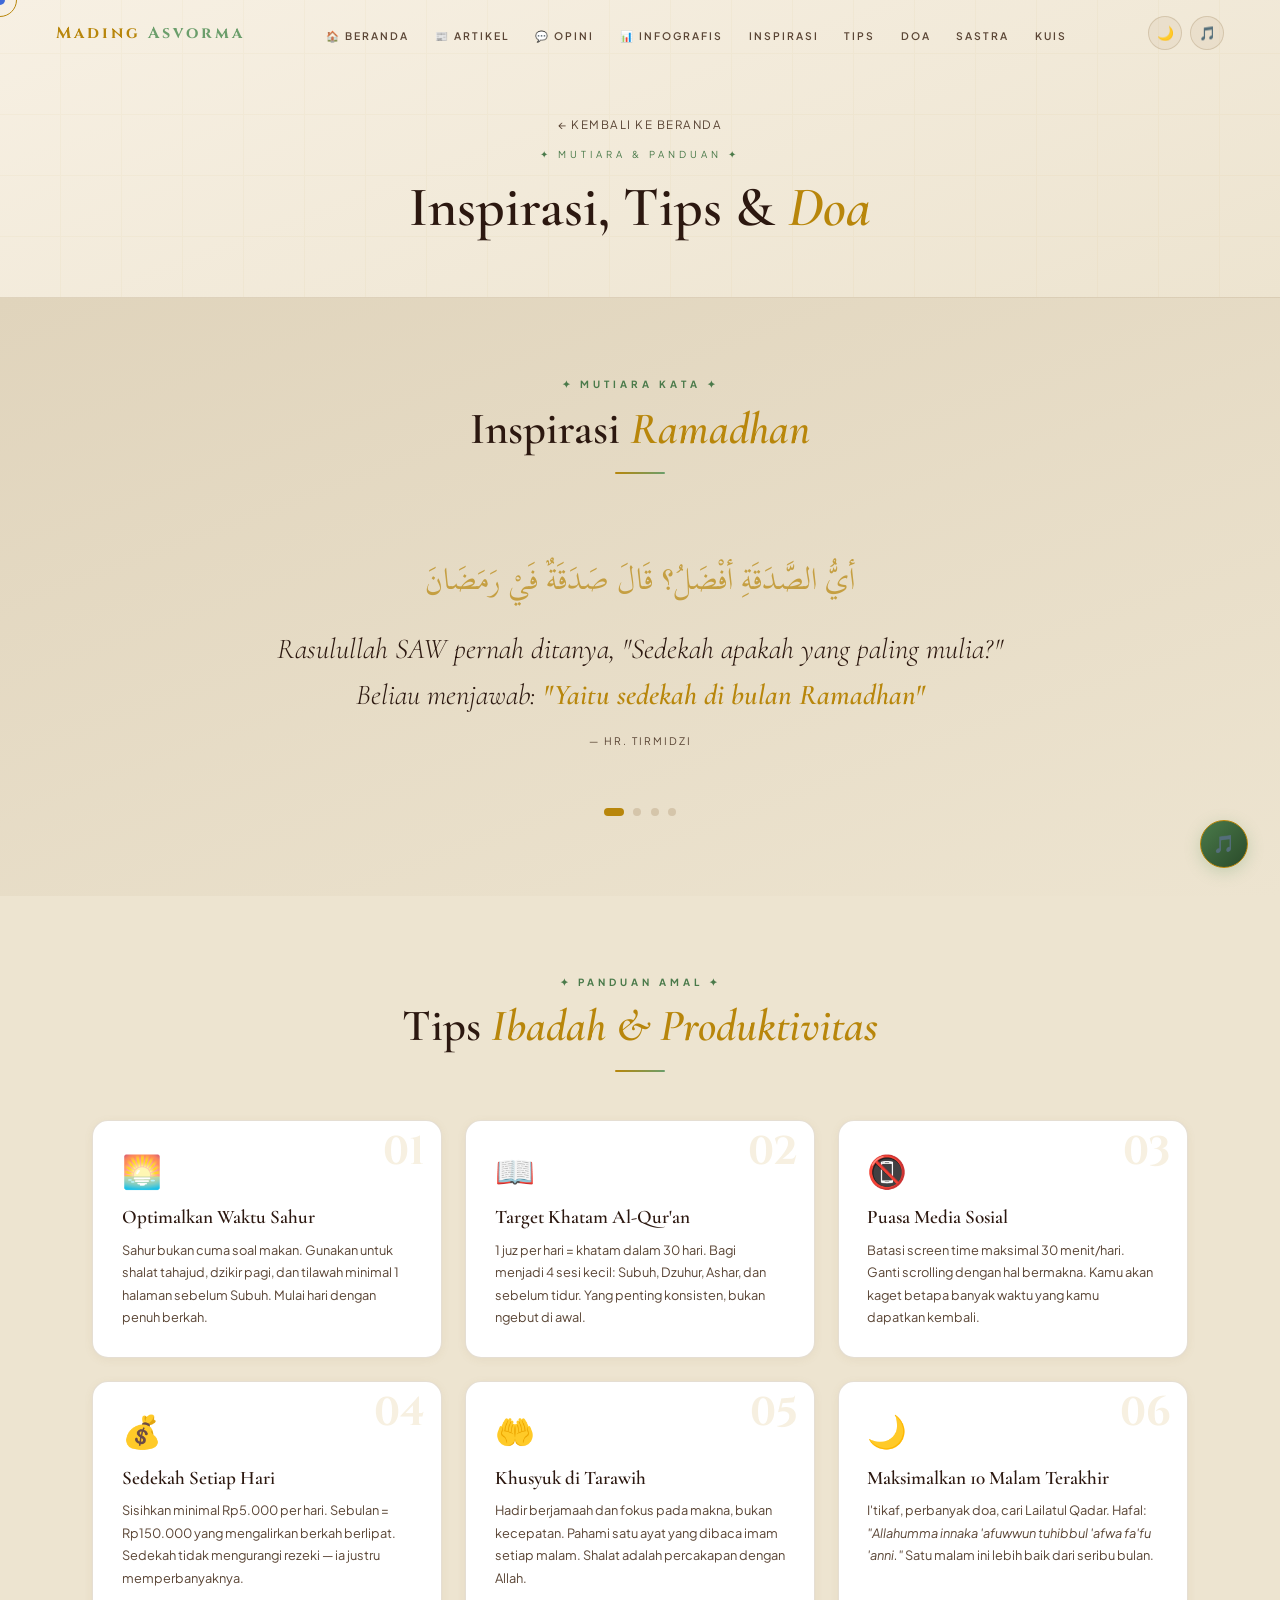
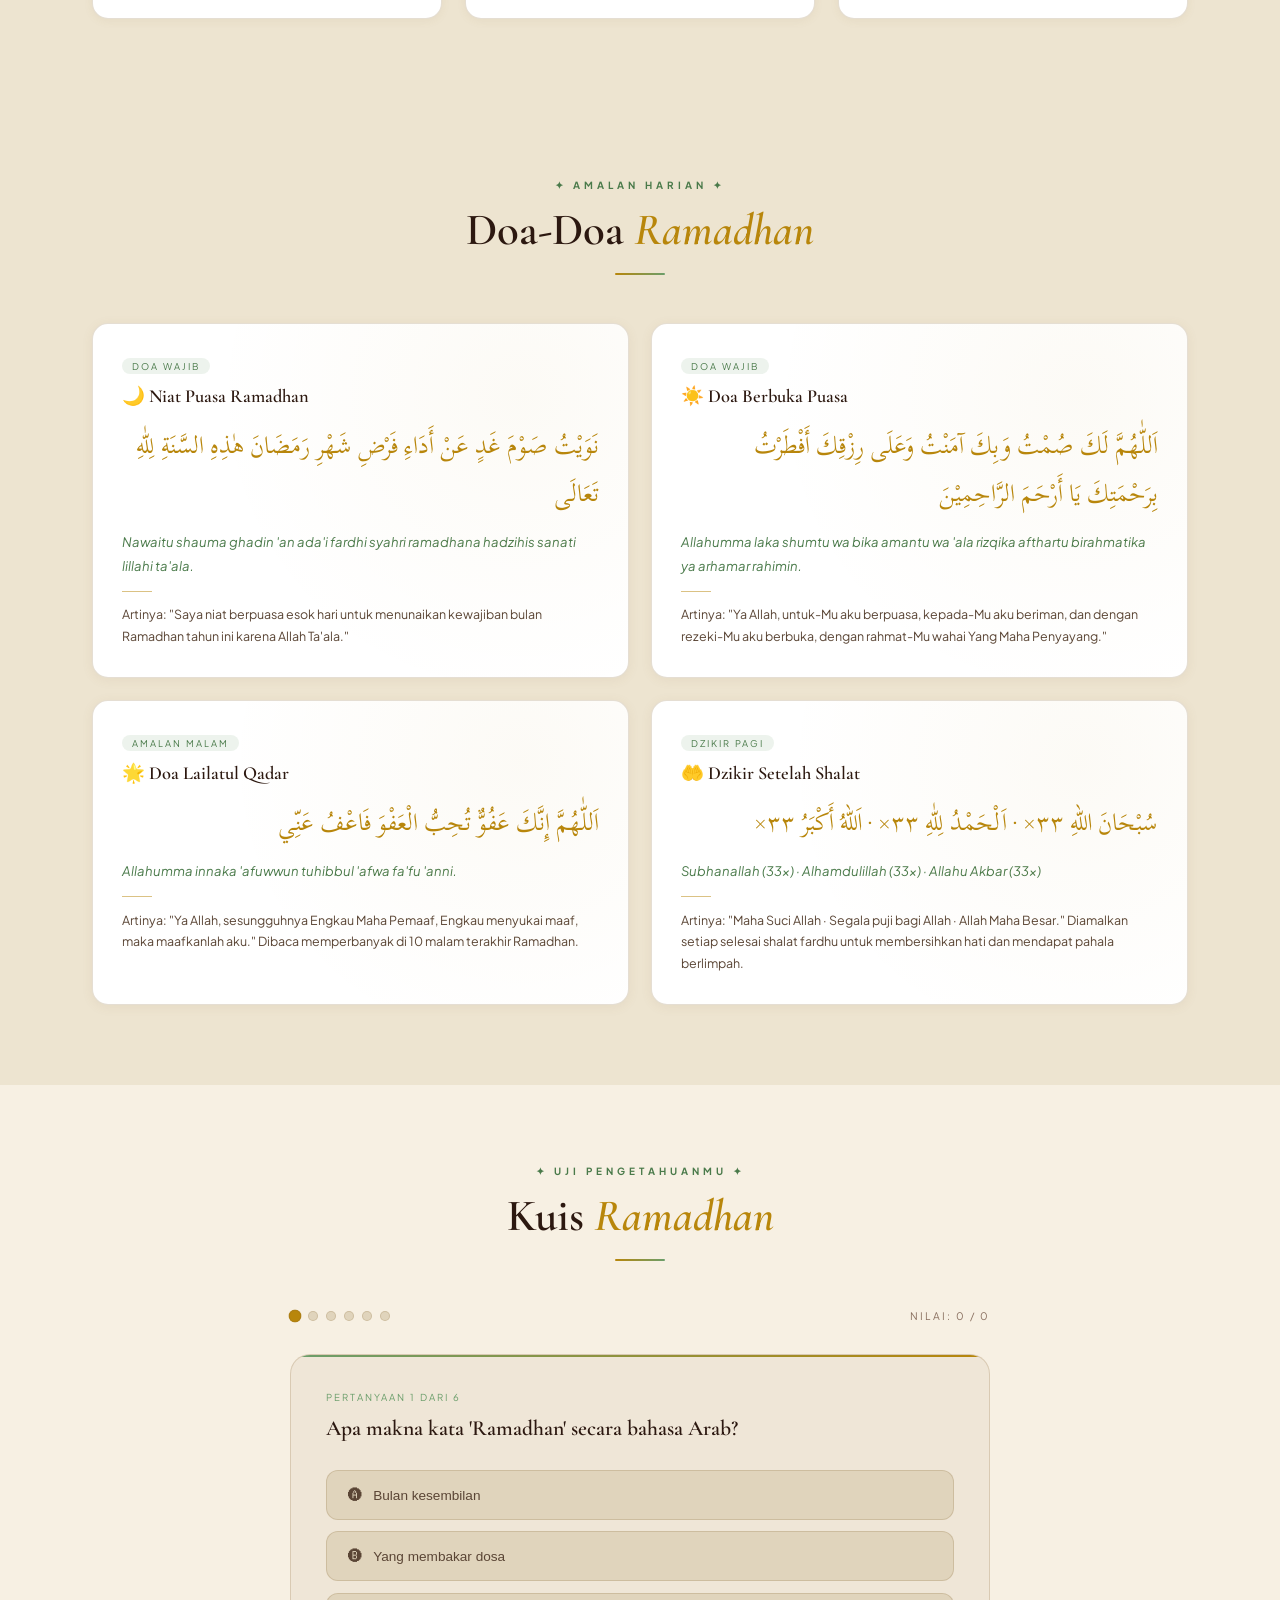
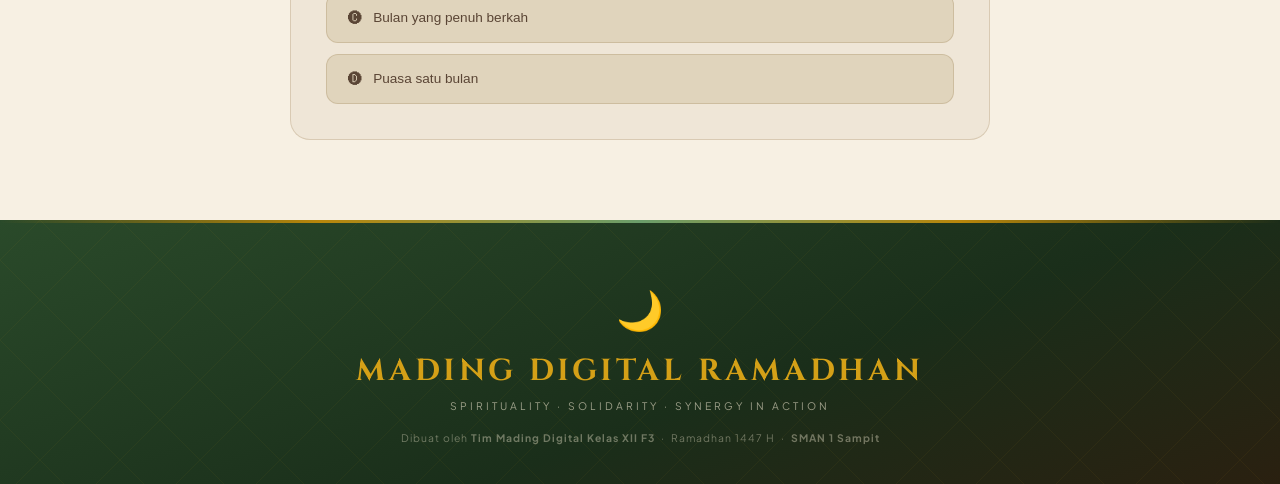
<file: pages/inspirasi.html>
<!DOCTYPE html>
<html lang="id" data-theme="light">
<head>
  <meta charset="UTF-8"/>
  <meta name="viewport" content="width=device-width, initial-scale=1.0"/>
  <title>Inspirasi — Mading Digital Ramadhan 1447 H</title>
  <link rel="preconnect" href="https://fonts.googleapis.com">
  <link rel="icon" type="image/x-icon" href="/images/favicon.ico">
  <link href="https://fonts.googleapis.com/css2?family=Cormorant+Garamond:ital,wght@0,300;0,400;0,600;0,700;1,300;1,400&family=Cinzel:wght@400;600;700&family=Plus+Jakarta+Sans:wght@300;400;500;600;700;800&family=Scheherazade+New:wght@400;700&display=swap" rel="stylesheet">
  <link rel="stylesheet" href="../assets/css/style.css">
</head>
<body>

<div id="progress-bar"></div>
<div class="cursor" id="cursor"></div>
<div class="cursor-ring" id="cursorRing"></div>
<canvas id="bg-canvas"></canvas>
<div id="pattern-overlay"></div>

<!-- NAVBAR -->
<nav id="navbar">
  <a href="../index.html" class="nav-logo">Mading<span> Asvorma</span></a>
  <ul class="nav-links" id="navLinks">
    <li><a href="../index.html">🏠 Beranda</a></li>
    <li><a href="artikel.html">📰 Artikel</a></li>
    <li><a href="opini.html">💬 Opini</a></li>
    <li><a href="infografis-karya.html">📊 Infografis</a></li>
    <li><a href="#quotes">Inspirasi</a></li>
    <li><a href="#tips">Tips</a></li>
    <li><a href="#doa">Doa</a></li>
    <li><a href="infografis-karya.html#cerpen">Sastra</a></li>
    <li><a href="#quiz">Kuis</a></li>
  </ul>
  <div class="nav-right">
    <button class="nav-btn" id="themeBtn" title="Toggle tema">🌙</button>
    <button class="nav-btn" id="audioNavBtn" title="Toggle audio">🎵</button>
    <button class="ham" id="hamBtn" title="Menu" aria-label="Toggle menu">
      <span></span><span></span><span></span>
    </button>
  </div>
</nav>

<!-- PAGE HERO -->
<div class="page-hero">
  <div class="page-hero-geo"></div>
  <a class="back-btn rv" href="../index.html">← Kembali ke Beranda</a>
  <span class="page-hero-tag">✦ Mutiara & Panduan ✦</span>
  <h1 class="page-hero-title">Inspirasi, Tips & <em>Doa</em></h1>
</div>

<!-- QUOTES -->
<section id="quotes">
  <div class="sc">
    <div class="sh rv"><span class="se">✦ Mutiara Kata ✦</span><h2 class="st">Inspirasi <em>Ramadhan</em></h2><div class="sl2"></div></div>
    <div class="q-wrap">
      <div class="q-slide active"><span class="q-ar">أيُّ الصَّدَقَةِ أفْضَلُ؟ قَالَ صَدَقَةٌ فَيْ رَمَضَانَ</span><p class="q-txt">Rasulullah SAW pernah ditanya, "Sedekah apakah yang paling mulia?" Beliau menjawab: <span class="hl">"Yaitu sedekah di bulan Ramadhan"</span></p><span class="q-src">— HR. Tirmidzi</span></div>
      <div class="q-slide"><span class="q-ar">ثَلَاثُ دَعَوَاتٍ مُسْتَجَابَاتٍ ؛دَعْوَةُ الصَّائِمِ وَدَعْوَةُ الْمُسَافِرِ وَدَعْوَةُ الْمَظْلُوْمِ</span><p class="q-txt">Ada tiga macam doa yang mustajab, yaitu <span class="hl">doa orang yang sedang puasa, doa musafir dan doa orang yang teraniaya.</span></p><span class="q-src">— HR. Bukhari & Muslim</span></div>
      <div class="q-slide"><span class="q-ar">لَيْلَةُ الْقَدْرِ ەۙ خَيْرٌ مِّنْ اَلْفِ شَهْرٍۗ</span><p class="q-txt"><span class="hl">Lailatulqadar</span> itu lebih baik daripada seribu bulan.</p><span class="q-src">— QS. Al-Qadr: 3</span></div>
      <div class="q-slide"><span class="q-ar">الصِّيَامُ جُنَّةٌ مِنَ النَّارِ</span><p class="q-txt">Puasa itu adalah <span class="hl">perisai</span> dari api neraka.</p><span class="q-src">— HR. Ibnu Majah</span></div>
    </div>
    <div class="q-nav"><button class="q-dot active" data-i="0"></button><button class="q-dot" data-i="1"></button><button class="q-dot" data-i="2"></button><button class="q-dot" data-i="3"></button></div>
  </div>
</section>

<!-- TIPS -->
<section id="tips" style="background:var(--bg2);">
  <div class="sc">
    <div class="sh rv"><span class="se">✦ Panduan Amal ✦</span><h2 class="st">Tips <em>Ibadah & Produktivitas</em></h2><div class="sl2"></div></div>
    <div class="tips-grid">
      <div class="tip-c rv"><span class="tip-n">01</span><span class="tip-ico">🌅</span><h3 class="tip-title">Optimalkan Waktu Sahur</h3><p class="tip-desc">Sahur bukan cuma soal makan. Gunakan untuk shalat tahajud, dzikir pagi, dan tilawah minimal 1 halaman sebelum Subuh. Mulai hari dengan penuh berkah.</p></div>
      <div class="tip-c rv"><span class="tip-n">02</span><span class="tip-ico">📖</span><h3 class="tip-title">Target Khatam Al-Qur'an</h3><p class="tip-desc">1 juz per hari = khatam dalam 30 hari. Bagi menjadi 4 sesi kecil: Subuh, Dzuhur, Ashar, dan sebelum tidur. Yang penting konsisten, bukan ngebut di awal.</p></div>
      <div class="tip-c rv"><span class="tip-n">03</span><span class="tip-ico">📵</span><h3 class="tip-title">Puasa Media Sosial</h3><p class="tip-desc">Batasi screen time maksimal 30 menit/hari. Ganti scrolling dengan hal bermakna. Kamu akan kaget betapa banyak waktu yang kamu dapatkan kembali.</p></div>
      <div class="tip-c rv"><span class="tip-n">04</span><span class="tip-ico">💰</span><h3 class="tip-title">Sedekah Setiap Hari</h3><p class="tip-desc">Sisihkan minimal Rp5.000 per hari. Sebulan = Rp150.000 yang mengalirkan berkah berlipat. Sedekah tidak mengurangi rezeki — ia justru memperbanyaknya.</p></div>
      <div class="tip-c rv"><span class="tip-n">05</span><span class="tip-ico">🤲</span><h3 class="tip-title">Khusyuk di Tarawih</h3><p class="tip-desc">Hadir berjamaah dan fokus pada makna, bukan kecepatan. Pahami satu ayat yang dibaca imam setiap malam. Shalat adalah percakapan dengan Allah.</p></div>
      <div class="tip-c rv"><span class="tip-n">06</span><span class="tip-ico">🌙</span><h3 class="tip-title">Maksimalkan 10 Malam Terakhir</h3><p class="tip-desc">I'tikaf, perbanyak doa, cari Lailatul Qadar. Hafal: <em>"Allahumma innaka 'afuwwun tuhibbul 'afwa fa'fu 'anni."</em> Satu malam ini lebih baik dari seribu bulan.</p></div>
    </div>
  </div>
</section>

<!-- DOA HARIAN -->
<section id="doa">
  <div class="sc">
    <div class="sh rv"><span class="se">✦ Amalan Harian ✦</span><h2 class="st">Doa-Doa <em>Ramadhan</em></h2><div class="sl2"></div></div>
    <div class="doa-grid">
      <div class="doa-card rv">
        <span class="doa-label">Doa Wajib</span>
        <div class="doa-title">🌙 Niat Puasa Ramadhan</div>
        <span class="doa-arabic">نَوَيْتُ صَوْمَ غَدٍ عَنْ أَدَاءِ فَرْضِ شَهْرِ رَمَضَانَ هٰذِهِ السَّنَةِ لِلّٰهِ تَعَالَى</span>
        <p class="doa-latin">Nawaitu shauma ghadin 'an ada'i fardhi syahri ramadhana hadzihis sanati lillahi ta'ala.</p>
        <div class="doa-divider"></div>
        <p class="doa-arti">Artinya: "Saya niat berpuasa esok hari untuk menunaikan kewajiban bulan Ramadhan tahun ini karena Allah Ta'ala."</p>
      </div>
      <div class="doa-card rv">
        <span class="doa-label">Doa Wajib</span>
        <div class="doa-title">☀️ Doa Berbuka Puasa</div>
        <span class="doa-arabic">اَللّٰهُمَّ لَكَ صُمْتُ وَبِكَ آمَنْتُ وَعَلَى رِزْقِكَ أَفْطَرْتُ بِرَحْمَتِكَ يَا أَرْحَمَ الرَّاحِمِيْنَ</span>
        <p class="doa-latin">Allahumma laka shumtu wa bika amantu wa 'ala rizqika afthartu birahmatika ya arhamar rahimin.</p>
        <div class="doa-divider"></div>
        <p class="doa-arti">Artinya: "Ya Allah, untuk-Mu aku berpuasa, kepada-Mu aku beriman, dan dengan rezeki-Mu aku berbuka, dengan rahmat-Mu wahai Yang Maha Penyayang."</p>
      </div>
      <div class="doa-card rv">
        <span class="doa-label">Amalan Malam</span>
        <div class="doa-title">🌟 Doa Lailatul Qadar</div>
        <span class="doa-arabic">اَللّٰهُمَّ إِنَّكَ عَفُوٌّ تُحِبُّ الْعَفْوَ فَاعْفُ عَنِّي</span>
        <p class="doa-latin">Allahumma innaka 'afuwwun tuhibbul 'afwa fa'fu 'anni.</p>
        <div class="doa-divider"></div>
        <p class="doa-arti">Artinya: "Ya Allah, sesungguhnya Engkau Maha Pemaaf, Engkau menyukai maaf, maka maafkanlah aku." Dibaca memperbanyak di 10 malam terakhir Ramadhan.</p>
      </div>
      <div class="doa-card rv">
        <span class="doa-label">Dzikir Pagi</span>
        <div class="doa-title">🤲 Dzikir Setelah Shalat</div>
        <span class="doa-arabic">سُبْحَانَ اللهِ ٣٣× · اَلْحَمْدُ لِلّٰهِ ٣٣× · اَللهُ أَكْبَرُ ٣٣×</span>
        <p class="doa-latin">Subhanallah (33×) · Alhamdulillah (33×) · Allahu Akbar (33×)</p>
        <div class="doa-divider"></div>
        <p class="doa-arti">Artinya: "Maha Suci Allah · Segala puji bagi Allah · Allah Maha Besar." Diamalkan setiap selesai shalat fardhu untuk membersihkan hati dan mendapat pahala berlimpah.</p>
      </div>
    </div>
  </div>
</section>

<!-- QUIZ -->
<section id="quiz">
  <div class="sc">
    <div class="sh rv"><span class="se">✦ Uji Pengetahuanmu ✦</span><h2 class="st">Kuis <em>Ramadhan</em></h2><div class="sl2"></div></div>
    <div class="quiz-wrap rv">
      <div class="quiz-progress-wrap">
        <div class="quiz-dots" id="quizDots"></div>
        <span class="quiz-score-lbl" id="quizScoreLbl">Nilai: 0 / 0</span>
      </div>
      <div class="quiz-card" id="quizCard"></div>
    </div>
  </div>
</section>

<!-- FOOTER -->
<footer>
  <div class="ft-geo"></div>
  <span class="ft-moon">🌙</span>
  <div class="ft-title">MADING DIGITAL RAMADHAN</div>
  <p class="ft-tag">Spirituality · Solidarity · Synergy in Action</p>
  <div class="ft-credits">Dibuat oleh <strong>Tim Mading Digital Kelas XII F3</strong> &nbsp;·&nbsp; Ramadhan 1447 H &nbsp;·&nbsp; <strong>SMAN 1 Sampit</strong></div>
</footer>

<div id="yt-hidden" style="display:none;width:1px;height:1px;position:fixed;bottom:0;left:0;pointer-events:none;"></div>
<button class="afab" id="audioFab" title="Toggle audio">🎵</button>
<script src="../assets/js/main.js"></script>
</body>
</html>
</file>
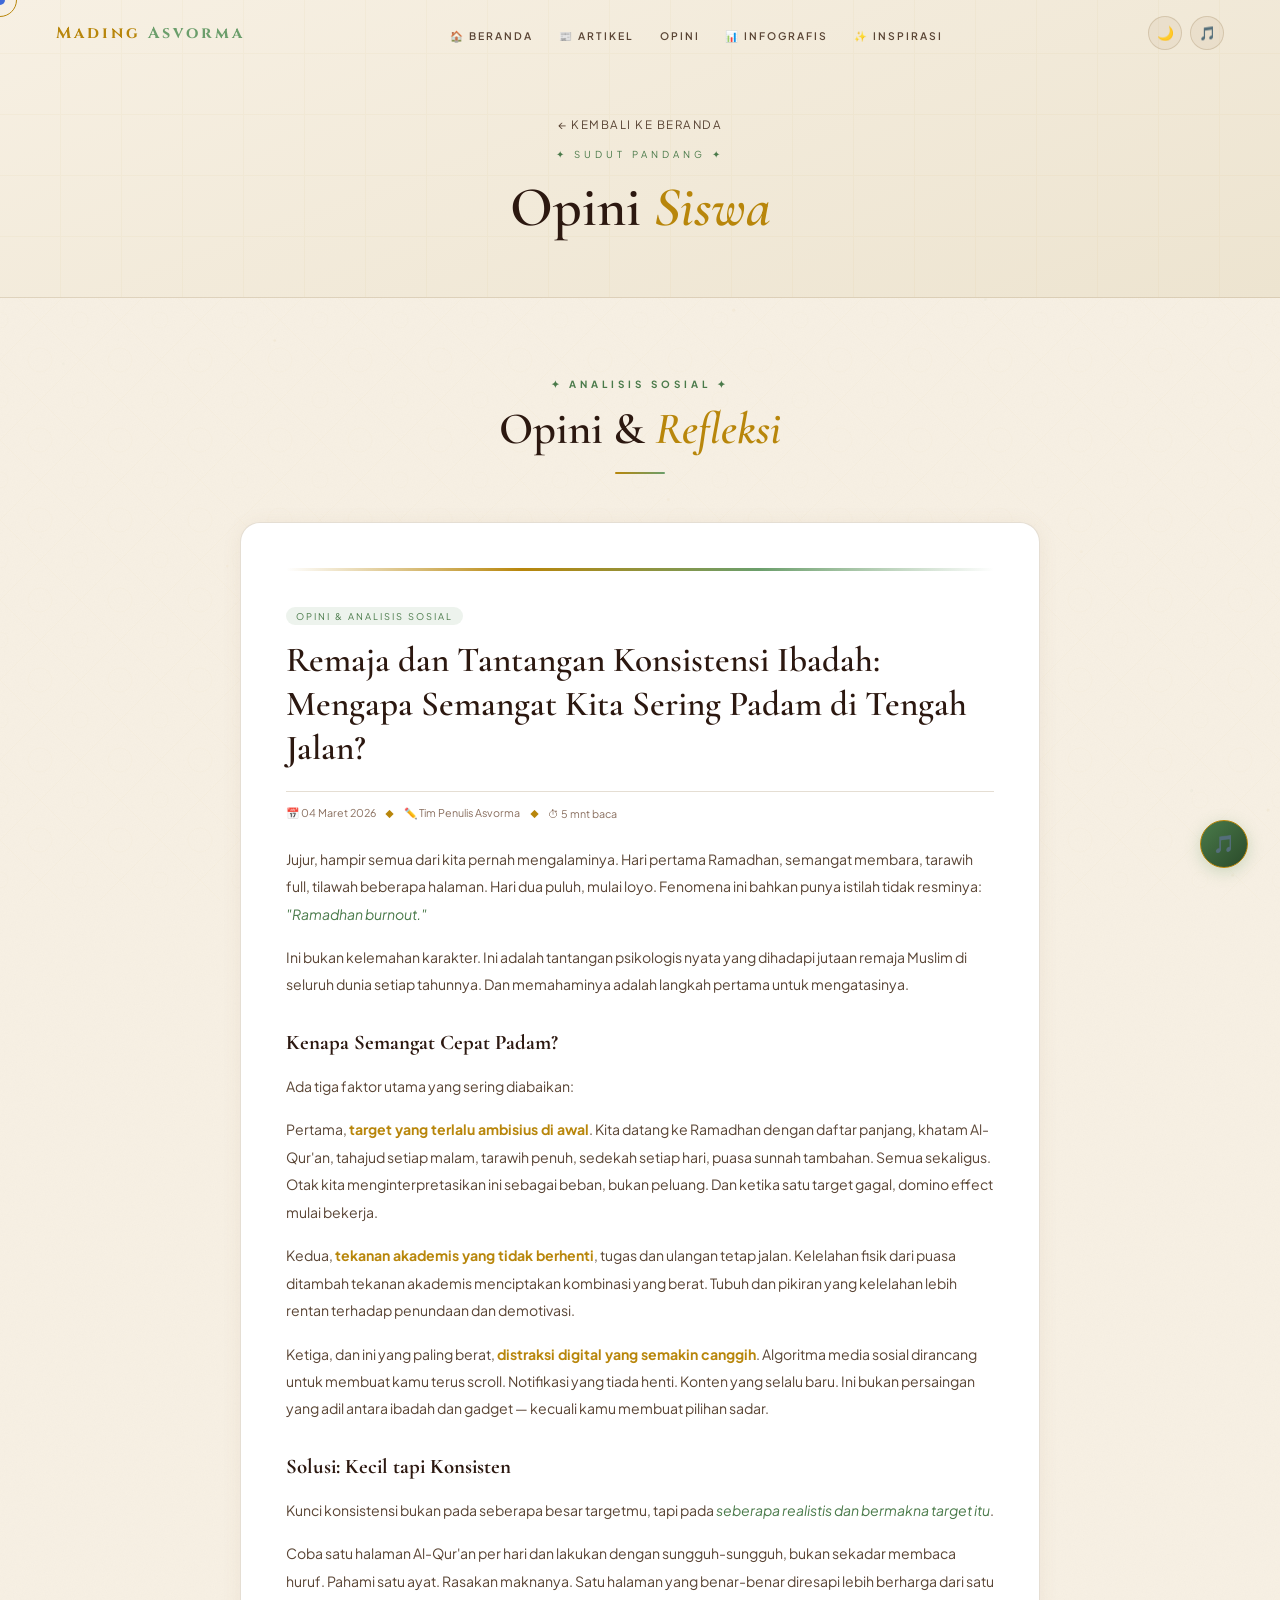
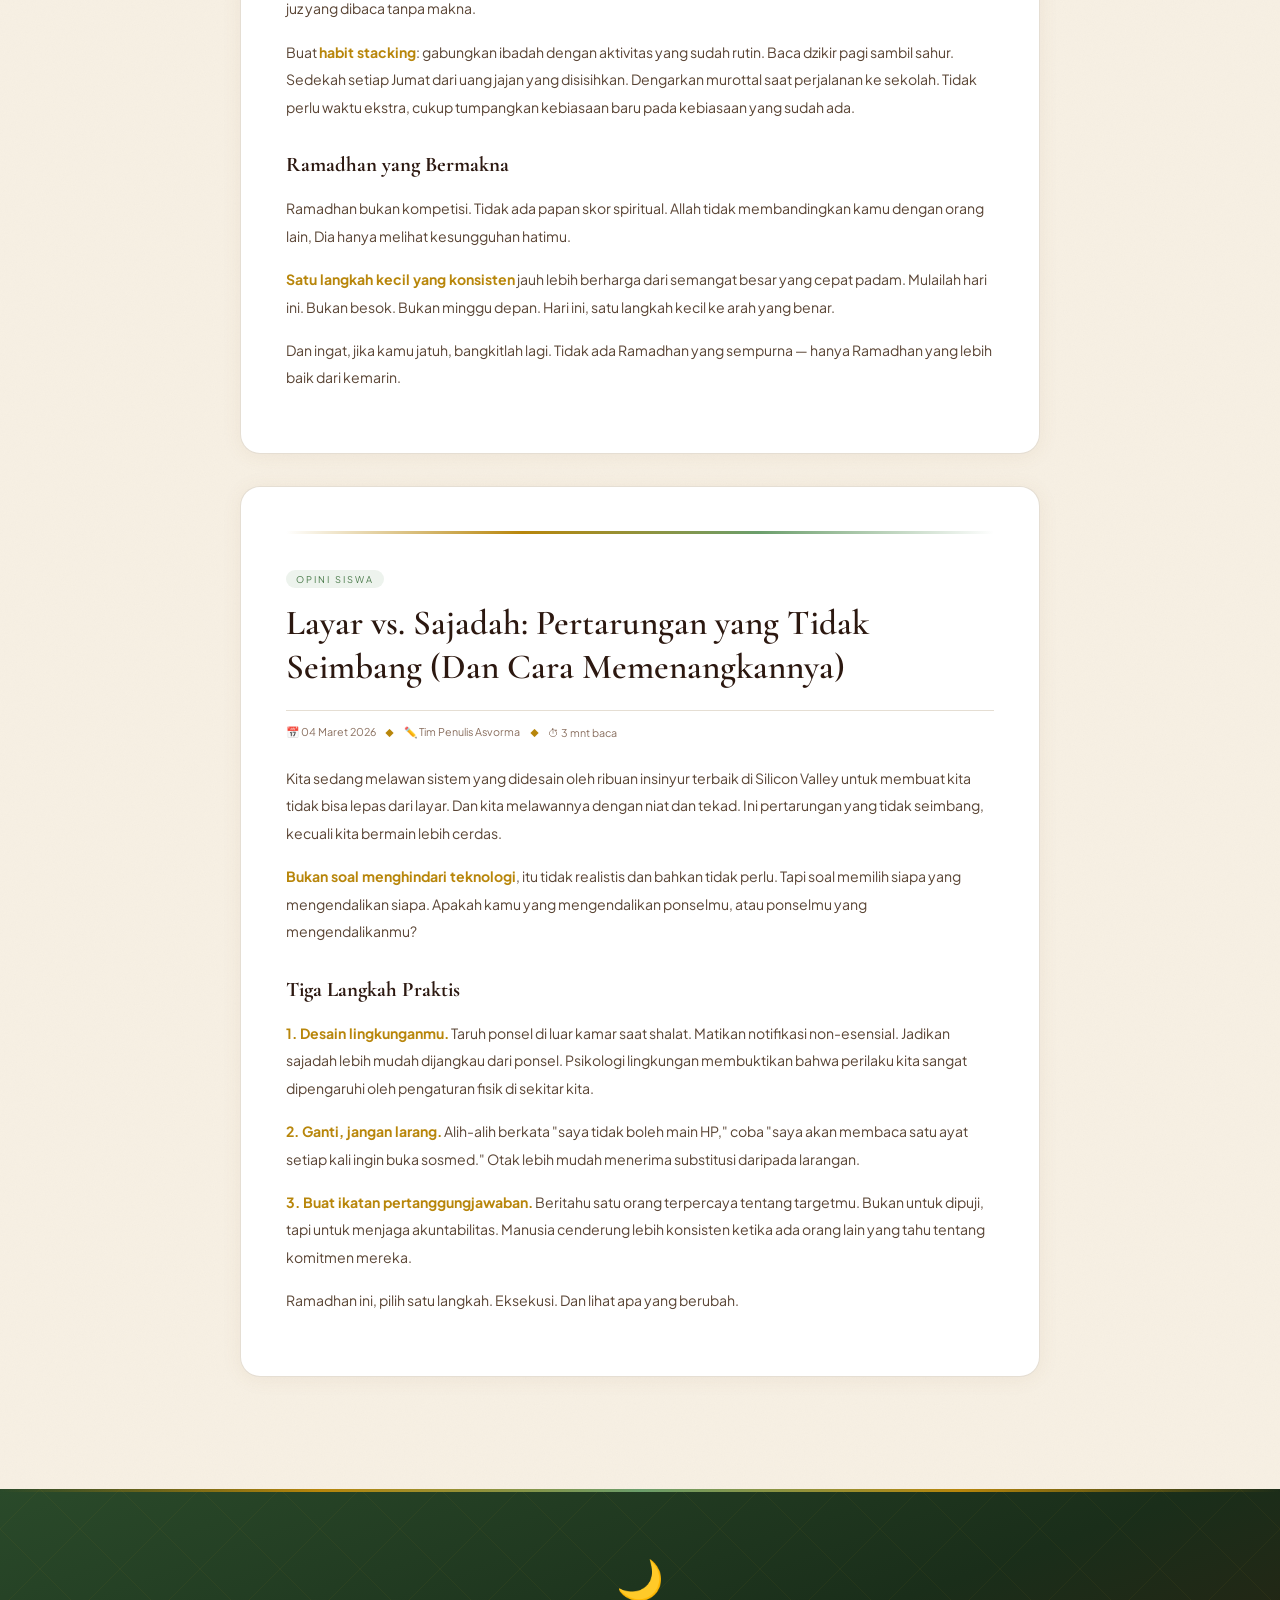
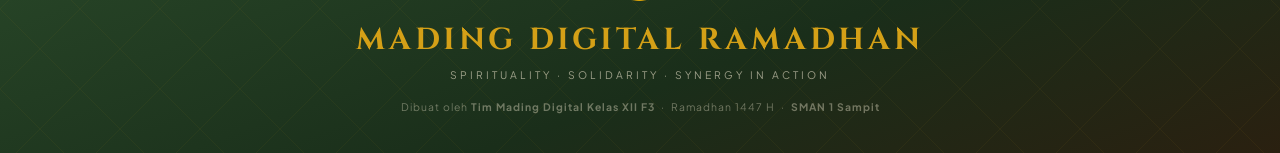
<file: pages/opini.html>
<!DOCTYPE html>
<html lang="id" data-theme="light">
<head>
  <meta charset="UTF-8"/>
  <meta name="viewport" content="width=device-width, initial-scale=1.0"/>
  <title>Opini — Mading Digital Ramadhan 1447 H</title>
  <link rel="preconnect" href="https://fonts.googleapis.com">
  <link rel="icon" type="image/x-icon" href="/images/favicon.ico">
  <link href="https://fonts.googleapis.com/css2?family=Cormorant+Garamond:ital,wght@0,300;0,400;0,600;0,700;1,300;1,400&family=Cinzel:wght@400;600;700&family=Plus+Jakarta+Sans:wght@300;400;500;600;700;800&family=Scheherazade+New:wght@400;700&display=swap" rel="stylesheet">
  <link rel="stylesheet" href="../assets/css/style.css">
</head>
<body>

<div id="progress-bar"></div>
<div class="cursor" id="cursor"></div>
<div class="cursor-ring" id="cursorRing"></div>
<canvas id="bg-canvas"></canvas>
<div id="pattern-overlay"></div>

<!-- NAVBAR -->
<nav id="navbar">
  <a href="../index.html" class="nav-logo">Mading<span> Asvorma</span></a>
  <ul class="nav-links" id="navLinks">
    <li><a href="../index.html">🏠 Beranda</a></li>
    <li><a href="artikel.html">📰 Artikel</a></li>
    <li><a href="#opini">Opini</a></li>
    <li><a href="infografis-karya.html">📊 Infografis</a></li>
    <li><a href="inspirasi.html">✨ Inspirasi</a></li>
  </ul>
  <div class="nav-right">
    <button class="nav-btn" id="themeBtn" title="Toggle tema">🌙</button>
    <button class="nav-btn" id="audioNavBtn" title="Toggle audio">🎵</button>
    <button class="ham" id="hamBtn" title="Menu" aria-label="Toggle menu">
      <span></span><span></span><span></span>
    </button>
  </div>
</nav>

<!-- PAGE HERO -->
<div class="page-hero">
  <div class="page-hero-geo"></div>
  <a class="back-btn rv" href="../index.html">← Kembali ke Beranda</a>
  <span class="page-hero-tag">✦ Sudut Pandang ✦</span>
  <h1 class="page-hero-title">Opini <em>Siswa</em></h1>
</div>

<!-- OPINI -->
<section id="opini">
  <div class="sc">
    <div class="sh rv"><span class="se">✦ Analisis Sosial ✦</span><h2 class="st">Opini & <em>Refleksi</em></h2><div class="sl2"></div></div>
    <div class="art-full rv">
      <span class="art-tag">Opini & Analisis Sosial</span>
      <h2>Remaja dan Tantangan Konsistensi Ibadah: Mengapa Semangat Kita Sering Padam di Tengah Jalan?</h2>
      <div class="art-meta">
        <span>📅 04 Maret 2026</span>
        <span class="dot">◆</span>
        <span>✏️ Tim Penulis Asvorma</span>
        <span class="dot">◆</span>
        <span>⏱ 5 mnt baca</span>
      </div>
      <div class="art-content">
        <p>Jujur, hampir semua dari kita pernah mengalaminya. Hari pertama Ramadhan, semangat membara, tarawih full, tilawah beberapa halaman. Hari dua puluh, mulai loyo. Fenomena ini bahkan punya istilah tidak resminya: <em>"Ramadhan burnout."</em></p>
        <p>Ini bukan kelemahan karakter. Ini adalah tantangan psikologis nyata yang dihadapi jutaan remaja Muslim di seluruh dunia setiap tahunnya. Dan memahaminya adalah langkah pertama untuk mengatasinya.</p>
        <h3>Kenapa Semangat Cepat Padam?</h3>
        <p>Ada tiga faktor utama yang sering diabaikan:</p>
        <p>Pertama, <strong>target yang terlalu ambisius di awal</strong>. Kita datang ke Ramadhan dengan daftar panjang, khatam Al-Qur'an, tahajud setiap malam, tarawih penuh, sedekah setiap hari, puasa sunnah tambahan. Semua sekaligus. Otak kita menginterpretasikan ini sebagai beban, bukan peluang. Dan ketika satu target gagal, domino effect mulai bekerja.</p>
        <p>Kedua, <strong>tekanan akademis yang tidak berhenti</strong>, tugas dan ulangan tetap jalan. Kelelahan fisik dari puasa ditambah tekanan akademis menciptakan kombinasi yang berat. Tubuh dan pikiran yang kelelahan lebih rentan terhadap penundaan dan demotivasi.</p>
        <p>Ketiga, dan ini yang paling berat, <strong>distraksi digital yang semakin canggih</strong>. Algoritma media sosial dirancang untuk membuat kamu terus scroll. Notifikasi yang tiada henti. Konten yang selalu baru. Ini bukan persaingan yang adil antara ibadah dan gadget — kecuali kamu membuat pilihan sadar.</p>
        <h3>Solusi: Kecil tapi Konsisten</h3>
        <p>Kunci konsistensi bukan pada seberapa besar targetmu, tapi pada <em>seberapa realistis dan bermakna target itu</em>.</p>
        <p>Coba satu halaman Al-Qur'an per hari dan lakukan dengan sungguh-sungguh, bukan sekadar membaca huruf. Pahami satu ayat. Rasakan maknanya. Satu halaman yang benar-benar diresapi lebih berharga dari satu juz yang dibaca tanpa makna.</p>
        <p>Buat <strong>habit stacking</strong>: gabungkan ibadah dengan aktivitas yang sudah rutin. Baca dzikir pagi sambil sahur. Sedekah setiap Jumat dari uang jajan yang disisihkan. Dengarkan murottal saat perjalanan ke sekolah. Tidak perlu waktu ekstra, cukup tumpangkan kebiasaan baru pada kebiasaan yang sudah ada.</p>
        <h3>Ramadhan yang Bermakna</h3>
        <p>Ramadhan bukan kompetisi. Tidak ada papan skor spiritual. Allah tidak membandingkan kamu dengan orang lain, Dia hanya melihat kesungguhan hatimu.</p>
        <p><strong>Satu langkah kecil yang konsisten</strong> jauh lebih berharga dari semangat besar yang cepat padam. Mulailah hari ini. Bukan besok. Bukan minggu depan. Hari ini, satu langkah kecil ke arah yang benar.</p>
        <p>Dan ingat, jika kamu jatuh, bangkitlah lagi. Tidak ada Ramadhan yang sempurna — hanya Ramadhan yang lebih baik dari kemarin.</p>
      </div>
    </div>

    <!-- Second opinion piece -->
    <div class="art-full rv" style="margin-top:0;">
      <span class="art-tag">Opini Siswa</span>
      <h2>Layar vs. Sajadah: Pertarungan yang Tidak Seimbang (Dan Cara Memenangkannya)</h2>
      <div class="art-meta">
        <span>📅 04 Maret 2026</span>
        <span class="dot">◆</span>
        <span>✏️ Tim Penulis Asvorma</span>
        <span class="dot">◆</span>
        <span>⏱ 3 mnt baca</span>
      </div>
      <div class="art-content">
        <p>Kita sedang melawan sistem yang didesain oleh ribuan insinyur terbaik di Silicon Valley untuk membuat kita tidak bisa lepas dari layar. Dan kita melawannya dengan niat dan tekad. Ini pertarungan yang tidak seimbang, kecuali kita bermain lebih cerdas.</p>
        <p><strong>Bukan soal menghindari teknologi</strong>, itu tidak realistis dan bahkan tidak perlu. Tapi soal memilih siapa yang mengendalikan siapa. Apakah kamu yang mengendalikan ponselmu, atau ponselmu yang mengendalikanmu?</p>
        <h3>Tiga Langkah Praktis</h3>
        <p><strong>1. Desain lingkunganmu.</strong> Taruh ponsel di luar kamar saat shalat. Matikan notifikasi non-esensial. Jadikan sajadah lebih mudah dijangkau dari ponsel. Psikologi lingkungan membuktikan bahwa perilaku kita sangat dipengaruhi oleh pengaturan fisik di sekitar kita.</p>
        <p><strong>2. Ganti, jangan larang.</strong> Alih-alih berkata "saya tidak boleh main HP," coba "saya akan membaca satu ayat setiap kali ingin buka sosmed." Otak lebih mudah menerima substitusi daripada larangan.</p>
        <p><strong>3. Buat ikatan pertanggungjawaban.</strong> Beritahu satu orang terpercaya tentang targetmu. Bukan untuk dipuji, tapi untuk menjaga akuntabilitas. Manusia cenderung lebih konsisten ketika ada orang lain yang tahu tentang komitmen mereka.</p>
        <p>Ramadhan ini, pilih satu langkah. Eksekusi. Dan lihat apa yang berubah.</p>
      </div>
    </div>
  </div>
</section>

<!-- FOOTER -->
<footer>
  <div class="ft-geo"></div>
  <span class="ft-moon">🌙</span>
  <div class="ft-title">MADING DIGITAL RAMADHAN</div>
  <p class="ft-tag">Spirituality · Solidarity · Synergy in Action</p>
  <div class="ft-credits">Dibuat oleh <strong>Tim Mading Digital Kelas XII F3</strong> &nbsp;·&nbsp; Ramadhan 1447 H &nbsp;·&nbsp; <strong>SMAN 1 Sampit</strong></div>
</footer>

<div id="yt-hidden" style="display:none;width:1px;height:1px;position:fixed;bottom:0;left:0;pointer-events:none;"></div>
<button class="afab" id="audioFab" title="Toggle audio">🎵</button>
<script src="../assets/js/main.js"></script>
</body>
</html>
</file>
<file: assets/css/style.css>
:root{
      --sage-deep:#2a4a2a;--sage-mid:#4a7a4a;--sage:#6b9e6b;
      --gold:#b8860b;--gold-bright:#d4a017;--gold-light:#e8c85a;
      --bg:#f7f0e3;--bg2:#ede4d0;--bg3:#e0d4bc;
      --surface:rgba(139,107,58,0.07);--surface2:rgba(90,122,90,0.08);
      --text:#2c1810;--text-muted:#5a4535;--text-dim:#8a7060;
      --border:rgba(139,107,58,0.22);
      --gg:0 4px 32px rgba(184,134,11,0.18);
      --gt:0 4px 32px rgba(90,122,90,0.18);
      --ease:cubic-bezier(0.16,1,0.3,1);
      /* keep teal vars mapped to sage for compatibility */
      --teal-deep:#2a4a2a;--teal-mid:#4a7a4a;--teal:#6b9e6b;
    }
    [data-theme="dark"]{
      --sage-deep:#0a2e35;--sage-mid:#0d6e78;--sage:#14b8a6;
      --gold:#c9a84c;--gold-bright:#f0c040;--gold-light:#f0c040;
      --bg:#050e12;--bg2:#081419;--bg3:#0d1f24;
      --surface:rgba(13,110,120,0.08);--surface2:rgba(201,168,76,0.07);
      --text:#e8f4f5;--text-muted:#7ab8c0;--text-dim:#4a8a94;
      --border:rgba(201,168,76,0.18);
      --gg:0 0 40px rgba(201,168,76,0.25);
      --gt:0 0 40px rgba(20,184,166,0.25);
      --teal-deep:#0a2e35;--teal-mid:#0d6e78;--teal:#14b8a6;
    }
    *,*::before,*::after{margin:0;padding:0;box-sizing:border-box;}
    html{scroll-behavior:smooth;}
    body{
      font-family:'Plus Jakarta Sans',sans-serif;
      background:var(--bg);
      color:var(--text);
      overflow-x:hidden;
      transition:background .4s,color .4s;
      cursor:none;
      background-image:
        url("data:image/svg+xml,%3Csvg xmlns='http://www.w3.org/2000/svg' width='400' height='400'%3E%3Cfilter id='n'%3E%3CfeTurbulence type='fractalNoise' baseFrequency='0.9' numOctaves='4' stitchTiles='stitch'/%3E%3CfeColorMatrix type='saturate' values='0'/%3E%3C/filter%3E%3Crect width='400' height='400' filter='url(%23n)' opacity='0.035'/%3E%3C/svg%3E");
    }
    [data-theme="dark"] body{
      background-image: url("data:image/svg+xml,%3Csvg xmlns='http://www.w3.org/2000/svg' width='400' height='400'%3E%3Cfilter id='n'%3E%3CfeTurbulence type='fractalNoise' baseFrequency='0.9' numOctaves='4' stitchTiles='stitch'/%3E%3CfeColorMatrix type='saturate' values='0'/%3E%3C/filter%3E%3Crect width='400' height='400' filter='url(%23n)' opacity='0.025'/%3E%3C/svg%3E");
    }
    ::-webkit-scrollbar{width:5px;}
    ::-webkit-scrollbar-track{background:var(--bg2);}
    ::-webkit-scrollbar-thumb{background:var(--gold);border-radius:3px;}

    /* PROGRESS BAR */
    #progress-bar{position:fixed;top:0;left:0;height:3px;background:linear-gradient(90deg,var(--teal),var(--gold));z-index:10000;width:0%;transition:width .1s;}

    /* HAMBURGER */
    .ham{display:none;flex-direction:column;gap:5px;cursor:pointer;padding:4px;background:none;border:none;}
    .ham span{display:block;width:22px;height:2px;background:var(--gold);border-radius:2px;transition:all .3s;}
    .ham.open span:nth-child(1){transform:translateY(7px) rotate(45deg);}
    .ham.open span:nth-child(2){opacity:0;}
    .ham.open span:nth-child(3){transform:translateY(-7px) rotate(-45deg);}
    @media(max-width:900px){
      .nav-links{display:none;position:fixed;top:60px;left:0;right:0;background:rgba(5,14,18,0.97);backdrop-filter:blur(20px);flex-direction:column;padding:1.5rem;gap:.5rem;border-bottom:1px solid var(--border);z-index:999;}
      .nav-links.open{display:flex;}
      .nav-links a{font-size:.75rem;padding:.5rem 0;border-bottom:1px solid rgba(201,168,76,.08);}
      .ham{display:flex;}
      nav{padding:1rem 1.5rem;}
    }

    /* CURSOR */
    .cursor{position:fixed;width:10px;height:10px;background:var(--gold);border-radius:50%;pointer-events:none;z-index:9999;transform:translate(-50%,-50%);transition:width .3s,height .3s;mix-blend-mode:difference;}
    .cursor-ring{position:fixed;width:34px;height:34px;border:1.5px solid var(--gold);border-radius:50%;pointer-events:none;z-index:9998;transform:translate(-50%,-50%);transition:left .1s ease-out,top .1s ease-out,width .3s,height .3s;}

    /* CANVAS & MOSQUE BG */
    #bg-canvas{position:fixed;top:0;left:0;width:100%;height:100%;pointer-events:none;z-index:0;opacity:.18;}
    [data-theme="dark"] #bg-canvas{opacity:.4;}
    #mosque-bg{position:fixed;inset:0;z-index:0;pointer-events:none;overflow:hidden;}
    #mosque-bg svg{position:absolute;bottom:-2%;left:50%;transform:translateX(-50%);width:120%;min-width:1000px;opacity:.06;filter:blur(6px) saturate(.4);}
    [data-theme="dark"] #mosque-bg svg{opacity:.07;filter:blur(10px) saturate(.5);}

    /* ISLAMIC PATTERN OVERLAY */
    #pattern-overlay{position:fixed;inset:0;z-index:0;pointer-events:none;opacity:.025;background-image:url("data:image/svg+xml,%3Csvg xmlns='http://www.w3.org/2000/svg' width='80' height='80'%3E%3Cpath d='M40 0 L80 40 L40 80 L0 40Z' fill='none' stroke='%23b8860b' stroke-width='.8'/%3E%3Ccircle cx='40' cy='40' r='12' fill='none' stroke='%23b8860b' stroke-width='.6'/%3E%3Ccircle cx='0' cy='0' r='8' fill='none' stroke='%23b8860b' stroke-width='.5'/%3E%3Ccircle cx='80' cy='0' r='8' fill='none' stroke='%23b8860b' stroke-width='.5'/%3E%3Ccircle cx='0' cy='80' r='8' fill='none' stroke='%23b8860b' stroke-width='.5'/%3E%3Ccircle cx='80' cy='80' r='8' fill='none' stroke='%23b8860b' stroke-width='.5'/%3E%3C/svg%3E");}
    [data-theme="dark"] #pattern-overlay{opacity:.015;}

    /* NAV */
    nav{position:fixed;top:0;width:100%;z-index:1000;padding:1rem 3.5rem;display:flex;align-items:center;justify-content:space-between;transition:all .4s;border-bottom:1px solid transparent;}
    nav.scrolled{background:rgba(247,240,227,0.94);backdrop-filter:blur(20px);border-bottom-color:var(--border);box-shadow:0 2px 20px rgba(139,107,58,0.1);}
    [data-theme="dark"] nav.scrolled{background:rgba(5,14,18,0.92);box-shadow:none;}
    .nav-logo{font-family:'Cinzel',serif;font-size:1rem;font-weight:700;color:var(--gold);letter-spacing:3px;text-decoration:none;}
    .nav-logo span{color:var(--teal);}
    .nav-links{display:flex;gap:1.6rem;list-style:none;}
    .nav-links a{font-size:.65rem;font-weight:600;letter-spacing:2px;text-transform:uppercase;text-decoration:none;color:var(--text-muted);transition:color .3s;position:relative;}
    .nav-links a::after{content:'';position:absolute;bottom:-3px;left:0;width:0;height:1px;background:var(--gold);transition:width .3s;}
    .nav-links a:hover{color:var(--gold);}
    .nav-links a:hover::after{width:100%;}
    .nav-right{display:flex;gap:.5rem;}
    .nav-btn{background:var(--surface);border:1px solid var(--border);color:var(--text-muted);cursor:pointer;width:34px;height:34px;border-radius:50%;display:flex;align-items:center;justify-content:center;font-size:.85rem;transition:all .3s;}
    .nav-btn:hover{color:var(--gold);border-color:var(--gold);box-shadow:var(--gg);}

    /* HERO */
    #hero{position:relative;min-height:100vh;display:flex;align-items:center;justify-content:center;overflow:hidden;z-index:1;background:linear-gradient(160deg,#f7f0e3 0%,#f0e5cc 40%,#e8d8b8 100%);}
    [data-theme="dark"] #hero{background:none;}
    .geo-bg{position:absolute;inset:0;opacity:.04;background-image:repeating-linear-gradient(0deg,transparent,transparent 60px,var(--gold) 60px,var(--gold) 61px),repeating-linear-gradient(90deg,transparent,transparent 60px,var(--gold) 60px,var(--gold) 61px),repeating-linear-gradient(45deg,transparent,transparent 42px,var(--sage) 42px,var(--sage) 43px),repeating-linear-gradient(-45deg,transparent,transparent 42px,var(--sage) 42px,var(--sage) 43px);}
    .geo-ov{position:absolute;inset:0;background:radial-gradient(ellipse 80% 80% at 50% 50%,transparent 40%,var(--bg) 100%);}
    /* warm star-like bokeh for hero */
    .hero-glow{position:absolute;inset:0;background:radial-gradient(ellipse 60% 50% at 20% 30%,rgba(212,160,23,.08),transparent 60%),radial-gradient(ellipse 50% 60% at 80% 70%,rgba(107,158,107,.1),transparent 60%);}
    .lnt{position:absolute;pointer-events:none;animation:floatL 8s ease-in-out infinite;}
    .lnt:nth-child(1){left:6%;top:12%;}
    .lnt:nth-child(2){right:7%;top:16%;animation-delay:-2.5s;}
    .lnt:nth-child(3){left:17%;bottom:20%;animation-delay:-4.5s;scale:.6;}
    .lnt:nth-child(4){right:15%;bottom:26%;animation-delay:-6s;scale:.5;}
    @keyframes floatL{0%,100%{translate:0 0;rotate:-2deg;}50%{translate:0 -20px;rotate:2deg;}}
    .hero-c{text-align:center;position:relative;z-index:2;max-width:900px;padding:0 2rem;}
    .h-bismillah{font-family:'Scheherazade New',serif;font-size:2.4rem;color:var(--gold);opacity:.6;display:block;margin-bottom:1.2rem;animation:fD 1s .1s both;}
    .h-eye{font-size:.65rem;letter-spacing:5px;font-weight:600;text-transform:uppercase;color:var(--teal);margin-bottom:1rem;display:block;animation:fD 1s .25s both;}
    .h-title{font-family:'Cinzel',serif;font-size:clamp(3rem,9vw,7rem);font-weight:700;line-height:1;animation:fD 1s .4s both;display:block;}
    .shimmer{background:linear-gradient(90deg,var(--gold),var(--gold-bright),var(--teal),var(--gold));background-size:200% auto;-webkit-background-clip:text;background-clip:text;-webkit-text-fill-color:transparent;animation:shim 4s linear infinite;}
    @keyframes shim{from{background-position:200% center;}to{background-position:-200% center;}}
    .h-sub{font-family:'Cormorant Garamond',serif;font-style:italic;font-size:clamp(1rem,2.2vw,1.6rem);color:var(--text-muted);margin:1rem 0 1.6rem;animation:fD 1s .6s both;}
    .h-div{width:60px;height:1px;background:var(--gold);margin:0 auto 1.6rem;position:relative;animation:expW 1s .8s both;}
    .h-div::before,.h-div::after{content:'◆';position:absolute;top:50%;transform:translateY(-50%);color:var(--gold);font-size:.4rem;}
    .h-div::before{right:100%;margin-right:6px;}
    .h-div::after{left:100%;margin-left:6px;}
    @keyframes expW{from{width:0;}to{width:60px;}}
    .cd{display:flex;gap:1.2rem;justify-content:center;animation:fU 1s 1s both;}
    .cd-item{text-align:center;background:var(--surface);border:1px solid var(--border);border-radius:12px;padding:.9rem 1.4rem;min-width:76px;position:relative;overflow:hidden;transition:all .3s;}
    .cd-item::before{content:'';position:absolute;top:0;left:0;right:0;height:2px;background:linear-gradient(90deg,transparent,var(--gold),transparent);}
    .cd-item:hover{border-color:var(--gold);box-shadow:var(--gg);transform:translateY(-3px);}
    .cd-n{font-family:'Cinzel',serif;font-size:2rem;font-weight:700;color:var(--gold);display:block;line-height:1;}
    .cd-l{font-size:.55rem;letter-spacing:2px;text-transform:uppercase;color:var(--text-muted);margin-top:.3rem;display:block;}
    .scroll-h{position:absolute;bottom:2rem;left:50%;transform:translateX(-50%);display:flex;flex-direction:column;align-items:center;gap:.4rem;color:var(--text-dim);font-size:.55rem;letter-spacing:3px;text-transform:uppercase;animation:pulse 2.5s infinite;}
    .sl-line{width:1px;height:44px;background:linear-gradient(to bottom,var(--gold),transparent);animation:dL 2s infinite;}
    @keyframes dL{0%{transform:scaleY(0);transform-origin:top;}50%{transform:scaleY(1);transform-origin:top;}51%{transform:scaleY(1);transform-origin:bottom;}100%{transform:scaleY(0);transform-origin:bottom;}}
    @keyframes pulse{0%,100%{opacity:1;}50%{opacity:.3;}}

    /* TICKER */
    .ticker-wrap{overflow:hidden;border-top:1px solid var(--border);border-bottom:1px solid var(--border);background:linear-gradient(90deg,var(--bg2),var(--bg3),var(--bg2));padding:.65rem 0;position:relative;z-index:1;}
    .ticker-t{display:flex;gap:3rem;animation:tick 26s linear infinite;white-space:nowrap;}
    .ticker-i{font-size:.65rem;letter-spacing:3px;text-transform:uppercase;color:var(--gold);display:flex;align-items:center;gap:.7rem;}
    .ticker-i::before{content:'✦';color:var(--sage);}
    @keyframes tick{from{transform:translateX(0);}to{transform:translateX(-50%);}}

    /* SECTION BASE */
    section{position:relative;z-index:1;}
    .sc{max-width:1160px;margin:0 auto;padding:5rem 2rem;}
    .sh{text-align:center;margin-bottom:3rem;}
    .se{font-size:.62rem;letter-spacing:4px;text-transform:uppercase;color:var(--sage-mid);display:block;margin-bottom:.8rem;font-weight:700;}
    [data-theme="dark"] .se{color:var(--teal);}
    .st{font-family:'Cormorant Garamond',serif;font-size:clamp(1.8rem,3.5vw,2.8rem);font-weight:600;line-height:1.2;color:var(--text);}
    .st em{color:var(--gold);font-style:italic;}
    .sl2{width:50px;height:2px;background:linear-gradient(90deg,var(--gold),var(--sage));margin:1rem auto 0;border-radius:2px;}

    /* EDITORIAL */
    #editorial{background:var(--bg2);}
    .ed-card{max-width:740px;margin:0 auto;background:white;border:1px solid var(--border);border-radius:20px;padding:2.8rem;position:relative;overflow:hidden;box-shadow:0 4px 32px rgba(139,107,58,0.1);}
    [data-theme="dark"] .ed-card{background:var(--surface);}
    .ed-card::before{content:'';position:absolute;top:0;left:0;right:0;height:3px;background:linear-gradient(90deg,transparent,var(--gold),var(--sage),transparent);}
    .ed-arabic{font-family:'Scheherazade New',serif;font-size:1.9rem;color:var(--gold);opacity:.65;text-align:center;display:block;margin-bottom:1.4rem;}
    .ed-body{font-family:'Cormorant Garamond',serif;font-size:1.15rem;font-style:italic;line-height:1.9;color:var(--text-muted);text-align:center;}
    .ed-body strong{color:var(--gold);font-style:normal;}
    .ed-body em{color:var(--sage-mid);font-style:normal;}
    [data-theme="dark"] .ed-body em{color:var(--teal);}
    .ed-sig{text-align:right;margin-top:1.6rem;padding-top:1.1rem;border-top:1px solid var(--border);}
    .ed-sig span{font-size:.68rem;letter-spacing:2px;text-transform:uppercase;color:var(--text-dim);}
    .ed-sig strong{display:block;color:var(--gold);font-family:'Cinzel',serif;font-size:.82rem;margin-top:.3rem;}

    /* ARTICLES */
    #articles{background:var(--bg);}
    .art-layout{display:grid;grid-template-columns:1.6fr 1fr;gap:2rem;}
    .art-main{background:white;border:1px solid var(--border);border-radius:18px;overflow:hidden;transition:all .4s;cursor:pointer;box-shadow:0 2px 16px rgba(139,107,58,0.08);}
    [data-theme="dark"] .art-main{background:var(--surface);}
    .art-main:hover{border-color:var(--gold);box-shadow:var(--gg);transform:translateY(-5px);}
    .art-thumb{width:100%;aspect-ratio:16/8;background:linear-gradient(135deg,var(--bg2),var(--bg3));display:flex;align-items:center;justify-content:center;position:relative;overflow:hidden;}
    [data-theme="dark"] .art-thumb{background:var(--bg3);}
    .art-icon{font-size:4.5rem;filter:drop-shadow(0 0 20px rgba(184,134,11,.3));position:relative;z-index:1;}
    .art-glow{position:absolute;inset:0;}
    .art-body{padding:1.8rem;}
    .art-tag{font-size:.58rem;letter-spacing:2px;text-transform:uppercase;color:var(--sage-mid);background:rgba(107,158,107,.12);padding:3px 10px;border-radius:20px;width:fit-content;margin-bottom:.7rem;display:block;}
    [data-theme="dark"] .art-tag{color:var(--teal);background:rgba(20,184,166,.1);}
    .art-title{font-family:'Cormorant Garamond',serif;font-size:clamp(1.2rem,2vw,1.7rem);font-weight:600;color:var(--text);line-height:1.3;margin-bottom:.7rem;}
    .art-txt{font-size:.85rem;color:var(--text-muted);line-height:1.85;}
    .art-txt p{margin-bottom:.7rem;}
    .art-txt strong{color:var(--gold);}
    .art-txt em{color:var(--sage-mid);font-style:normal;}
    [data-theme="dark"] .art-txt em{color:var(--teal);}
    .art-meta{display:flex;gap:.7rem;align-items:center;margin-top:1.3rem;padding-top:.9rem;border-top:1px solid var(--border);font-size:.67rem;color:var(--text-dim);flex-wrap:wrap;}
    .dot{color:var(--gold);}
    .read-btn{display:inline-flex;align-items:center;gap:.4rem;color:var(--gold);font-size:.78rem;font-weight:700;margin-top:.9rem;cursor:pointer;background:none;border:none;padding:0;transition:gap .3s;}
    .read-btn:hover{gap:.7rem;}
    .art-side{display:flex;flex-direction:column;gap:1.4rem;}
    .art-card-s{background:white;border:1px solid var(--border);border-radius:18px;overflow:hidden;transition:all .4s;cursor:pointer;box-shadow:0 2px 12px rgba(139,107,58,0.07);}
    [data-theme="dark"] .art-card-s{background:var(--surface);}
    .art-card-s:hover{border-color:var(--gold);box-shadow:var(--gg);transform:translateY(-4px);}
    .art-s-thumb{width:100%;aspect-ratio:16/7;background:linear-gradient(135deg,var(--bg2),var(--bg3));display:flex;align-items:center;justify-content:center;position:relative;overflow:hidden;}
    [data-theme="dark"] .art-s-thumb{background:var(--bg3);}
    .art-s-body{padding:1.3rem;}
    .art-s-title{font-family:'Cormorant Garamond',serif;font-size:1.15rem;font-weight:600;color:var(--text);line-height:1.3;margin-bottom:.5rem;}
    .art-s-exc{font-size:.78rem;color:var(--text-muted);line-height:1.7;}

    /* MODAL */
    .mo{position:fixed;inset:0;background:rgba(44,24,16,0.6);z-index:2000;display:flex;align-items:center;justify-content:center;padding:2rem;opacity:0;pointer-events:none;transition:opacity .4s;backdrop-filter:blur(10px);}
    [data-theme="dark"] .mo{background:rgba(0,0,0,.88);}
    .mo.open{opacity:1;pointer-events:all;}
    .mo-box{background:white;border:1px solid var(--border);border-radius:20px;max-width:740px;width:100%;max-height:88vh;overflow-y:auto;padding:2.5rem;transform:translateY(30px);transition:transform .4s var(--ease);box-shadow:0 20px 60px rgba(139,107,58,0.2);}
    [data-theme="dark"] .mo-box{background:var(--bg2);}
    .mo.open .mo-box{transform:translateY(0);}
    .mo-close{float:right;background:var(--surface2);border:1px solid var(--border);color:var(--gold);cursor:pointer;width:34px;height:34px;border-radius:50%;display:flex;align-items:center;justify-content:center;font-size:.95rem;transition:all .3s;}
    .mo-close:hover{background:var(--gold);color:white;}
    .mo-tag{font-size:.58rem;letter-spacing:2px;text-transform:uppercase;color:var(--sage-mid);background:rgba(107,158,107,.12);padding:3px 10px;border-radius:20px;display:inline-block;margin-bottom:.9rem;}
    [data-theme="dark"] .mo-tag{color:var(--teal);background:rgba(20,184,166,.1);}
    .mo-title{font-family:'Cormorant Garamond',serif;font-size:clamp(1.3rem,2.4vw,1.9rem);font-weight:600;color:var(--text);line-height:1.3;margin-bottom:1rem;}
    .mo-div{width:36px;height:1px;background:var(--gold);margin:0 0 1rem;}
    .mo-body{font-size:.88rem;color:var(--text-muted);line-height:1.9;}
    .mo-body p{margin-bottom:.9rem;}
    .mo-body strong{color:var(--gold);}
    .mo-body em{color:var(--sage-mid);font-style:normal;}
    [data-theme="dark"] .mo-body em{color:var(--teal);}
    .mo-body h3{font-family:'Cormorant Garamond',serif;font-size:1.15rem;color:var(--text);margin:1.3rem 0 .5rem;}
    .mo-meta{font-size:.67rem;color:var(--text-dim);padding-top:1rem;border-top:1px solid var(--border);margin-top:1rem;}

    /* QUOTES */
    #quotes{background:linear-gradient(160deg,var(--bg3),var(--bg2));}
    [data-theme="dark"] #quotes{background:var(--bg2);}
    .q-wrap{max-width:780px;margin:0 auto;position:relative;min-height:250px;}
    .q-slide{position:absolute;inset:0;display:flex;flex-direction:column;align-items:center;justify-content:center;text-align:center;padding:1rem;opacity:0;transform:translateY(16px);transition:all .6s var(--ease);pointer-events:none;}
    .q-slide.active{opacity:1;transform:translateY(0);pointer-events:all;}
    .q-ar{font-family:'Scheherazade New',serif;font-size:1.9rem;color:var(--gold);opacity:.7;margin-bottom:1rem;display:block;}
    .q-txt{font-family:'Cormorant Garamond',serif;font-size:clamp(1.2rem,2.3vw,1.8rem);font-style:italic;font-weight:300;color:var(--text);line-height:1.6;margin-bottom:1rem;}
    .q-txt .hl{color:var(--gold);font-weight:600;}
    .q-src{font-size:.65rem;letter-spacing:2px;text-transform:uppercase;color:var(--text-muted);}
    .q-nav{display:flex;justify-content:center;gap:.6rem;margin-top:2.2rem;}
    .q-dot{width:8px;height:8px;border-radius:50%;background:var(--border);border:none;cursor:pointer;transition:all .3s;}
    .q-dot.active{background:var(--gold);width:20px;border-radius:4px;}

    /* INFOGRAFIS */
    #infografis{background:var(--bg);}
    .info-layout{display:grid;grid-template-columns:1fr 1.2fr;gap:2.5rem;align-items:start;}
    .info-img-wrap{border-radius:18px;overflow:hidden;border:1px solid var(--border);box-shadow:0 8px 32px rgba(139,107,58,0.15);transition:all .4s;}
    .info-img-wrap:hover{transform:translateY(-4px);box-shadow:0 20px 60px rgba(107,158,107,.2);}
    .info-img-wrap img{width:100%;display:block;}
    .info-right{display:flex;flex-direction:column;gap:1.2rem;}
    .info-label-main{font-size:.62rem;letter-spacing:3px;text-transform:uppercase;color:var(--sage-mid);display:block;margin-bottom:.3rem;font-weight:700;}
    [data-theme="dark"] .info-label-main{color:var(--teal);}
    .info-title-main{font-family:'Cormorant Garamond',serif;font-size:clamp(1.4rem,2.5vw,2.2rem);font-weight:600;color:var(--text);line-height:1.3;margin-bottom:1rem;}
    .info-title-main em{color:var(--gold);font-style:italic;}
    .info-point{background:white;border:1px solid var(--border);border-radius:14px;padding:1.2rem 1.4rem;display:flex;gap:1rem;align-items:flex-start;transition:all .3s;box-shadow:0 2px 8px rgba(139,107,58,0.06);}
    [data-theme="dark"] .info-point{background:var(--surface);}
    .info-point:hover{border-color:var(--sage);transform:translateX(4px);}
    .info-point-num{font-family:'Cinzel',serif;font-size:1.4rem;font-weight:700;color:var(--gold);line-height:1;flex-shrink:0;width:2rem;text-align:center;}
    .info-point-title{font-weight:700;font-size:.85rem;color:var(--text);margin-bottom:.3rem;}
    .info-point-desc{font-size:.78rem;color:var(--text-muted);line-height:1.6;}
    .info-stats{display:grid;grid-template-columns:1fr 1fr;gap:.8rem;margin-top:.5rem;}
    .i-stat{background:var(--bg2);border:1px solid var(--border);border-radius:12px;padding:1rem;text-align:center;transition:all .3s;}
    .i-stat:hover{border-color:var(--gold);transform:translateY(-2px);}
    .i-stat-n{font-family:'Cinzel',serif;font-size:1.6rem;font-weight:700;color:var(--gold);display:block;line-height:1;}
    .i-stat-l{font-size:.7rem;color:var(--text-muted);line-height:1.4;margin-top:.3rem;}
    .i-stat-bar{width:100%;height:3px;background:var(--bg3);border-radius:2px;margin:.6rem 0 0;overflow:hidden;}
    .i-stat-fill{height:100%;border-radius:2px;background:linear-gradient(90deg,var(--sage),var(--gold));width:0;transition:width 1.5s var(--ease);}


    /* ===== DATA VIZ ===== */
    #dataviz{background:var(--bg2);}
    .dv-intro{max-width:580px;margin:0 auto 2.5rem;text-align:center;font-size:.86rem;color:var(--text-muted);line-height:1.8;}
    .dv-grid{display:grid;grid-template-columns:1fr 1fr;gap:1.8rem;}
    .dv-card{background:white;border:1px solid var(--border);border-radius:20px;padding:1.8rem;overflow:hidden;position:relative;transition:border-color .3s;box-shadow:0 2px 12px rgba(139,107,58,0.07);}
    [data-theme="dark"] .dv-card{background:var(--surface);}
    .dv-card:hover{border-color:rgba(184,134,11,.4);}
    .dv-card::before{content:'';position:absolute;top:0;left:0;right:0;height:2px;background:linear-gradient(90deg,var(--sage),var(--gold));}
    .dv-card.full{grid-column:1/-1;}
    .dv-card-title{font-family:'Cormorant Garamond',serif;font-size:1.1rem;font-weight:600;color:var(--text);margin-bottom:.2rem;}
    .dv-card-sub{font-size:.64rem;color:var(--text-dim);letter-spacing:.5px;margin-bottom:1.4rem;}
    /* RADIAL */
    .radial-row{display:flex;gap:1.2rem;justify-content:center;flex-wrap:wrap;}
    .radial-item{display:flex;flex-direction:column;align-items:center;gap:.6rem;}
    .radial-outer{position:relative;width:96px;height:96px;}
    .radial-svg{transform:rotate(-90deg);}
    .radial-track{fill:none;stroke:var(--bg3);stroke-width:9;}
    .radial-prog{fill:none;stroke-width:9;stroke-linecap:round;stroke-dasharray:239;stroke-dashoffset:239;transition:stroke-dashoffset 2s var(--ease);}
    .radial-prog.rg{stroke:url(#rg1);}
    .radial-prog.rt{stroke:url(#rg2);}
    .radial-prog.rm{stroke:url(#rg3);}
    .radial-center{position:absolute;inset:0;display:flex;flex-direction:column;align-items:center;justify-content:center;}
    .radial-pct{font-family:'Cinzel',serif;font-size:1.05rem;font-weight:700;color:var(--gold);line-height:1;}
    .radial-ico{font-size:.9rem;margin-top:1px;}
    .radial-lbl{font-size:.66rem;color:var(--text-muted);text-align:center;max-width:88px;line-height:1.4;}
    /* HBARS */
    .hbar-list{display:flex;flex-direction:column;gap:1rem;}
    .hbar-top{display:flex;justify-content:space-between;align-items:center;margin-bottom:.35rem;}
    .hbar-name{font-size:.77rem;color:var(--text-muted);}
    .hbar-val{font-family:'Cinzel',serif;font-size:.78rem;font-weight:700;color:var(--gold);}
    .hbar-track{height:9px;background:var(--bg3);border-radius:5px;overflow:hidden;}
    .hbar-fill{height:100%;border-radius:5px;width:0;transition:width 1.8s var(--ease);}
    .hb1{background:linear-gradient(90deg,#14b8a6,#f0c040);}
    .hb2{background:linear-gradient(90deg,#c9a84c,#f0c040);}
    .hb3{background:linear-gradient(90deg,#0d6e78,#14b8a6);}
    .hb4{background:linear-gradient(90deg,#c9a84c,#14b8a6);}
    .hb5{background:linear-gradient(90deg,#f0c040,#c9a84c);}
    /* BUBBLES */
    .bub-area{display:flex;align-items:flex-end;justify-content:space-around;height:130px;padding-bottom:.5rem;}
    .bub-col{display:flex;flex-direction:column;align-items:center;gap:.5rem;}
    .bub{border-radius:50%;display:flex;align-items:center;justify-content:center;font-family:'Cinzel',serif;font-weight:700;color:var(--bg);font-size:.7rem;cursor:default;scale:0;transition:scale 1s var(--ease);}
    .bub.show{scale:1;}
    .bub:hover{filter:brightness(1.15);}
    .b1{background:radial-gradient(circle at 35% 35%,#f0c040,#c9a84c);}
    .b2{background:radial-gradient(circle at 35% 35%,#5eead4,#14b8a6);}
    .b3{background:radial-gradient(circle at 35% 35%,#f0c040,#c9a84c);}
    .b4{background:radial-gradient(circle at 35% 35%,#14b8a6,#0d6e78);}
    .b5{background:radial-gradient(circle at 35% 35%,#f0c040,#0d6e78);}
    .bub-lbl{font-size:.6rem;color:var(--text-muted);text-align:center;max-width:60px;line-height:1.3;}
    /* TIMELINE */
    .tl-wrap{position:relative;padding-left:2rem;}
    .tl-wrap::before{content:'';position:absolute;left:.7rem;top:.5rem;bottom:.5rem;width:2px;background:linear-gradient(to bottom,var(--teal),var(--gold),transparent);}
    .tl-row{position:relative;margin-bottom:1.15rem;}
    .tl-row:last-child{margin-bottom:0;}
    .tl-dot{position:absolute;left:-1.55rem;top:.3rem;width:14px;height:14px;border-radius:50%;border:2px solid var(--gold);background:var(--bg);transition:all .3s;}
    .tl-row:hover .tl-dot{background:var(--gold);box-shadow:0 0 12px rgba(201,168,76,.5);}
    .tl-badge{font-family:'Cinzel',serif;font-size:.6rem;color:var(--teal);letter-spacing:1px;display:block;margin-bottom:.2rem;}
    .tl-text{font-size:.78rem;color:var(--text-muted);line-height:1.5;}
    .tl-text strong{color:var(--text);}
    @media(max-width:960px){.dv-grid{grid-template-columns:1fr;}.dv-card.full{grid-column:1;}}

    /* JADWAL IMSAKIYAH */
    #jadwal{background:var(--bg2);}
    .jadwal-wrap{max-width:820px;margin:0 auto;}
    .jadwal-head{background:linear-gradient(135deg,var(--teal-deep),var(--bg3));border:1px solid var(--border);border-radius:18px 18px 0 0;padding:1.6rem 2rem;display:flex;align-items:center;justify-content:space-between;flex-wrap:wrap;gap:1rem;}
    .jadwal-city{display:flex;align-items:center;gap:.8rem;}
    .jadwal-city-ico{font-size:1.8rem;}
    .jadwal-city-name{font-family:'Cinzel',serif;font-size:1rem;font-weight:700;color:var(--gold);letter-spacing:2px;display:block;}
    .jadwal-city-sub{font-size:.65rem;color:var(--text-muted);letter-spacing:1px;text-transform:uppercase;}
    .jadwal-date-nav{display:flex;align-items:center;gap:.8rem;}
    .jadwal-nav-btn{background:var(--surface2);border:1px solid var(--border);color:var(--gold);cursor:pointer;width:32px;height:32px;border-radius:50%;display:flex;align-items:center;justify-content:center;font-size:.8rem;transition:all .3s;}
    .jadwal-nav-btn:hover{background:var(--gold);color:var(--bg);}
    .jadwal-date-label{font-family:'Cinzel',serif;font-size:.82rem;color:var(--text);letter-spacing:1px;text-align:center;min-width:120px;}
    .jadwal-body{background:var(--surface);border:1px solid var(--border);border-top:none;}
    .jadwal-row{display:grid;grid-template-columns:1fr auto;align-items:center;padding:1rem 2rem;border-bottom:1px solid rgba(201,168,76,.08);transition:background .2s;}
    .jadwal-row:last-child{border-bottom:none;}
    .jadwal-row:hover{background:var(--surface2);}
    .jadwal-row.highlight{background:rgba(20,184,166,.08);border-left:3px solid var(--teal);}
    .jadwal-name{display:flex;align-items:center;gap:.8rem;}
    .jadwal-ico{font-size:1.2rem;width:2rem;text-align:center;}
    .jadwal-nama{font-size:.82rem;font-weight:600;color:var(--text);}
    .jadwal-keterangan{font-size:.65rem;color:var(--text-dim);}
    .jadwal-time{font-family:'Cinzel',serif;font-size:1.1rem;font-weight:700;color:var(--gold);}
    .jadwal-footer{background:var(--bg3);border:1px solid var(--border);border-top:none;border-radius:0 0 18px 18px;padding:.9rem 2rem;font-size:.65rem;color:var(--text-dim);text-align:center;letter-spacing:.5px;}

    /* TIPS */
    #tips{background:var(--bg);}
    .tips-grid{display:grid;grid-template-columns:repeat(3,1fr);gap:1.4rem;}
    .tip-c{background:white;border:1px solid var(--border);border-radius:16px;padding:1.8rem;transition:all .4s;position:relative;overflow:hidden;box-shadow:0 2px 10px rgba(139,107,58,0.07);}
    [data-theme="dark"] .tip-c{background:var(--surface);}
    .tip-c::before{content:'';position:absolute;top:0;left:0;width:100%;height:3px;background:linear-gradient(90deg,var(--sage),var(--gold));transform:scaleX(0);transform-origin:left;transition:transform .4s;}
    .tip-c:hover::before{transform:scaleX(1);}
    .tip-c:hover{transform:translateY(-5px);box-shadow:var(--gt);border-color:var(--sage);}
    .tip-n{font-family:'Cinzel',serif;font-size:2.5rem;font-weight:700;color:var(--gold);opacity:.12;position:absolute;top:.7rem;right:1rem;line-height:1;}
    .tip-ico{font-size:2rem;margin-bottom:.9rem;display:block;}
    .tip-title{font-family:'Cormorant Garamond',serif;font-size:1.2rem;font-weight:600;color:var(--text);margin-bottom:.6rem;}
    .tip-desc{font-size:.8rem;color:var(--text-muted);line-height:1.75;}

    /* DOA HARIAN */
    #doa{background:var(--bg2);}
    .doa-grid{display:grid;grid-template-columns:repeat(2,1fr);gap:1.4rem;}
    .doa-card{background:white;border:1px solid var(--border);border-radius:16px;padding:1.8rem;transition:all .4s;cursor:pointer;position:relative;overflow:hidden;box-shadow:0 2px 12px rgba(139,107,58,0.08);}
    [data-theme="dark"] .doa-card{background:var(--surface);}
    .doa-card::after{content:'';position:absolute;inset:0;background:radial-gradient(circle at 80% 20%,rgba(184,134,11,.04),transparent 60%);}
    .doa-card:hover{border-color:var(--gold);transform:translateY(-3px);box-shadow:var(--gg);}
    .doa-label{font-size:.58rem;letter-spacing:2px;text-transform:uppercase;color:var(--sage-mid);background:rgba(107,158,107,.12);padding:2px 10px;border-radius:20px;display:inline-block;margin-bottom:.7rem;}
    [data-theme="dark"] .doa-label{color:var(--teal);background:rgba(20,184,166,.1);}
    .doa-title{font-family:'Cormorant Garamond',serif;font-size:1.15rem;font-weight:600;color:var(--text);margin-bottom:.9rem;}
    .doa-arabic{font-family:'Scheherazade New',serif;font-size:1.5rem;color:var(--gold);display:block;text-align:right;direction:rtl;line-height:2;margin-bottom:.8rem;}
    .doa-latin{font-size:.82rem;font-style:italic;color:var(--sage-mid);line-height:1.8;margin-bottom:.7rem;}
    [data-theme="dark"] .doa-latin{color:var(--teal);}
    .doa-divider{width:30px;height:1px;background:var(--gold);margin:.8rem 0;opacity:.5;}
    .doa-arti{font-size:.78rem;color:var(--text-muted);line-height:1.75;}

    /* POSTER / KARYA */
    #karya{background:var(--bg);}
    .karya-note{text-align:center;font-size:.78rem;color:var(--text-dim);margin-bottom:2rem;padding:1rem 1.5rem;background:var(--bg2);border:1px dashed var(--border);border-radius:12px;max-width:600px;margin:0 auto 2rem;}
    .karya-note code{background:var(--bg3);padding:2px 6px;border-radius:4px;font-size:.72rem;color:var(--gold);}
    .poster-grid{display:grid;grid-template-columns:repeat(3,1fr);gap:1.5rem;}
    .poster-card{border-radius:18px;overflow:hidden;border:1px solid var(--border);aspect-ratio:3/4;position:relative;cursor:pointer;transition:all .4s;background:var(--bg2);box-shadow:0 2px 12px rgba(139,107,58,0.1);}
    .poster-card:hover{transform:translateY(-6px);box-shadow:0 16px 40px rgba(139,107,58,0.2);border-color:var(--gold);}
    .poster-img{width:100%;height:100%;object-fit:cover;display:block;}
    .poster-ph{position:absolute;inset:0;display:flex;flex-direction:column;align-items:center;justify-content:center;gap:.5rem;background:linear-gradient(135deg,var(--bg2),var(--bg3));}
    .poster-ph-ico{font-size:2.5rem;opacity:.5;}
    .poster-ph-txt{font-family:'Cinzel',serif;font-size:.75rem;font-weight:600;color:var(--gold);letter-spacing:2px;}
    .poster-ph-who{font-size:.62rem;color:var(--text-dim);}

    /* FOOTER */
    footer{background:linear-gradient(160deg,var(--sage-deep) 0%,#1a2e1a 60%,#2a2010 100%);color:#f0e8d0;padding:4rem 2rem 2.5rem;text-align:center;position:relative;overflow:hidden;}
    footer::before{content:'';position:absolute;inset:0;background:url("data:image/svg+xml,%3Csvg xmlns='http://www.w3.org/2000/svg' width='80' height='80'%3E%3Cpath d='M40 0 L80 40 L40 80 L0 40Z' fill='none' stroke='%23d4a017' stroke-width='.4' opacity='.15'/%3E%3C/svg%3E");}
    .ft-geo{position:absolute;top:0;left:0;right:0;height:3px;background:linear-gradient(90deg,transparent,var(--gold),var(--sage),var(--gold),transparent);}
    .ft-moon{font-size:2.4rem;display:block;margin-bottom:1rem;animation:floatL 6s ease-in-out infinite;}
    .ft-title{font-family:'Cinzel',serif;font-size:clamp(1.1rem,3vw,1.9rem);font-weight:700;color:var(--gold-bright);letter-spacing:4px;margin-bottom:.5rem;}
    .ft-tag{font-size:.65rem;letter-spacing:3px;text-transform:uppercase;color:rgba(240,232,208,.6);margin-bottom:1.2rem;}
    .ft-ar{font-family:'Scheherazade New',serif;font-size:1.6rem;color:var(--gold);display:block;margin-bottom:1rem;opacity:.7;}
    .ft-q{max-width:520px;margin:0 auto 2rem;font-family:'Cormorant Garamond',serif;font-style:italic;font-size:1rem;color:rgba(240,232,208,.8);line-height:1.7;}
    .ft-team{display:flex;flex-direction:column;gap:.6rem;max-width:900px;margin:0 auto 2rem;}
    .f-chip{font-size:.72rem;color:rgba(240,232,208,.7);padding:.5rem 1rem;background:rgba(255,255,255,.06);border:1px solid rgba(212,160,23,.2);border-radius:8px;line-height:1.6;}
    .ft-credits{font-size:.65rem;color:rgba(240,232,208,.4);letter-spacing:1px;}


    /* ARTICLE PHOTO PLACEHOLDER */
    .art-ph-wrap{position:relative;z-index:1;display:flex;flex-direction:column;align-items:center;gap:.5rem;}
    .art-ph-ico{font-size:4rem;filter:drop-shadow(0 0 20px rgba(201,168,76,.4));}
    .art-ph-lbl{font-size:.6rem;letter-spacing:2px;text-transform:uppercase;color:var(--text-dim);background:var(--surface2);border:1px dashed var(--border);padding:3px 10px;border-radius:20px;}

    /* CERPEN / PUISI */
    #cerpen{background:var(--bg);}
    .cerpen-tabs{display:flex;gap:.5rem;justify-content:center;margin-bottom:2rem;}
    .cerpen-tab{background:var(--surface);border:1px solid var(--border);color:var(--text-muted);cursor:pointer;padding:.5rem 1.4rem;border-radius:20px;font-size:.72rem;letter-spacing:1.5px;text-transform:uppercase;font-weight:600;transition:all .3s;}
    .cerpen-tab.active,.cerpen-tab:hover{background:var(--gold);color:var(--bg);border-color:var(--gold);}
    .cerpen-pane{display:none;}
    .cerpen-pane.active{display:block;}
    .cerpen-card{background:var(--surface);border:1px solid var(--border);border-radius:20px;padding:2.5rem;max-width:820px;margin:0 auto;position:relative;overflow:hidden;}
    .cerpen-card::before{content:'';position:absolute;top:0;left:0;right:0;height:2px;background:linear-gradient(90deg,transparent,var(--teal),var(--gold),transparent);}
    .cerpen-card::after{content:'"';font-family:'Cormorant Garamond',serif;font-size:14rem;color:var(--gold);opacity:.04;position:absolute;top:-2rem;left:1rem;line-height:1;pointer-events:none;}
    .cerpen-meta{display:flex;gap:.7rem;align-items:center;margin-bottom:1.5rem;flex-wrap:wrap;}
    .cerpen-author{font-size:.62rem;letter-spacing:2px;text-transform:uppercase;color:var(--teal);}
    .cerpen-genre{font-size:.6rem;letter-spacing:1.5px;text-transform:uppercase;color:var(--gold);background:rgba(201,168,76,.1);padding:2px 10px;border-radius:20px;}
    .cerpen-title{font-family:'Cormorant Garamond',serif;font-size:clamp(1.5rem,3vw,2.4rem);font-weight:600;color:var(--text);margin-bottom:1.5rem;line-height:1.2;}
    .cerpen-body{font-family:'Cormorant Garamond',serif;font-size:1.05rem;line-height:2;color:var(--text-muted);}
    .cerpen-body p{margin-bottom:1rem;}
    .cerpen-body .highlight{color:var(--gold);font-weight:600;}
    .cerpen-body em{color:var(--teal);font-style:italic;}
    .puisi-body{font-family:'Cormorant Garamond',serif;font-size:1.15rem;line-height:2.1;color:var(--text);text-align:center;font-style:italic;}
    .puisi-body p{margin-bottom:.3rem;}
    .puisi-body .stanza{margin-bottom:1.8rem;}
    .puisi-body .highlight{color:var(--gold);font-weight:600;font-style:normal;}

    /* FAKTA FLIP CARDS */
    #fakta{background:var(--bg2);}
    .fakta-grid{display:grid;grid-template-columns:repeat(4,1fr);gap:1.2rem;}
    @media(max-width:900px){.fakta-grid{grid-template-columns:repeat(2,1fr);}}
    @media(max-width:540px){.fakta-grid{grid-template-columns:1fr;}}
    .fakta-flip{height:200px;perspective:800px;cursor:pointer;}
    .fakta-inner{position:relative;width:100%;height:100%;transform-style:preserve-3d;transition:transform .6s var(--ease);}
    .fakta-flip:hover .fakta-inner,.fakta-flip.flipped .fakta-inner{transform:rotateY(180deg);}
    .fakta-front,.fakta-back{position:absolute;inset:0;backface-visibility:hidden;border-radius:16px;border:1px solid var(--border);display:flex;flex-direction:column;align-items:center;justify-content:center;padding:1.4rem;text-align:center;}
    .fakta-front{background:var(--surface);}
    .fakta-back{background:linear-gradient(135deg,var(--teal-deep),var(--bg3));border-color:var(--teal);transform:rotateY(180deg);}
    .fakta-ico{font-size:2.5rem;margin-bottom:.8rem;display:block;}
    .fakta-front-n{font-family:'Cinzel',serif;font-size:2rem;font-weight:700;color:var(--gold);display:block;line-height:1;}
    .fakta-front-lbl{font-size:.65rem;color:var(--text-muted);margin-top:.3rem;line-height:1.4;}
    .fakta-back-title{font-family:'Cormorant Garamond',serif;font-size:1rem;font-weight:600;color:var(--gold);margin-bottom:.5rem;}
    .fakta-back-txt{font-size:.75rem;color:var(--text-muted);line-height:1.7;}
    .fakta-hint{font-size:.55rem;letter-spacing:2px;color:var(--text-dim);margin-top:.8rem;text-transform:uppercase;}

    /* QUIZ */
    #quiz{background:var(--bg);}
    .quiz-wrap{max-width:700px;margin:0 auto;}
    .quiz-progress-wrap{display:flex;align-items:center;gap:1rem;margin-bottom:2rem;}
    .quiz-dots{display:flex;gap:.5rem;}
    .quiz-dot-q{width:10px;height:10px;border-radius:50%;background:var(--bg3);border:1px solid var(--border);transition:all .3s;}
    .quiz-dot-q.done{background:var(--teal);}
    .quiz-dot-q.active{background:var(--gold);transform:scale(1.3);}
    .quiz-score-lbl{font-size:.65rem;letter-spacing:2px;text-transform:uppercase;color:var(--text-dim);margin-left:auto;}
    .quiz-card{background:var(--surface);border:1px solid var(--border);border-radius:20px;padding:2.2rem;position:relative;overflow:hidden;}
    .quiz-card::before{content:'';position:absolute;top:0;left:0;right:0;height:2px;background:linear-gradient(90deg,var(--teal),var(--gold));}
    .quiz-q-n{font-size:.6rem;letter-spacing:2px;text-transform:uppercase;color:var(--teal);margin-bottom:.6rem;display:block;}
    .quiz-q-txt{font-family:'Cormorant Garamond',serif;font-size:1.35rem;font-weight:600;color:var(--text);margin-bottom:1.6rem;line-height:1.5;}
    .quiz-opts{display:flex;flex-direction:column;gap:.7rem;}
    .quiz-opt{background:var(--bg3);border:1px solid var(--border);color:var(--text-muted);cursor:pointer;padding:1rem 1.3rem;border-radius:12px;font-size:.85rem;text-align:left;transition:all .3s;display:flex;align-items:center;gap:.7rem;}
    .quiz-opt:hover:not(:disabled){border-color:var(--teal);color:var(--text);transform:translateX(4px);}
    .quiz-opt.correct{border-color:#22c55e;background:rgba(34,197,94,.1);color:#22c55e;}
    .quiz-opt.wrong{border-color:#ef4444;background:rgba(239,68,68,.1);color:#ef4444;}
    .quiz-opt:disabled{cursor:default;}
    .quiz-opt-ico{font-size:.9rem;flex-shrink:0;}
    .quiz-feedback{margin-top:1.2rem;padding:.9rem 1.2rem;border-radius:12px;font-size:.82rem;line-height:1.6;display:none;}
    .quiz-feedback.show{display:block;}
    .quiz-feedback.right{background:rgba(34,197,94,.1);border:1px solid rgba(34,197,94,.3);color:#4ade80;}
    .quiz-feedback.wrong{background:rgba(239,68,68,.08);border:1px solid rgba(239,68,68,.25);color:#f87171;}
    .quiz-next{display:none;margin-top:1.2rem;background:linear-gradient(135deg,var(--teal),var(--gold));border:none;color:var(--bg);cursor:pointer;padding:.8rem 1.8rem;border-radius:12px;font-size:.8rem;font-weight:700;letter-spacing:1px;text-transform:uppercase;transition:all .3s;}
    .quiz-next:hover{transform:translateY(-2px);box-shadow:0 8px 20px rgba(20,184,166,.3);}
    .quiz-result{text-align:center;padding:2rem;}
    .quiz-result-ico{font-size:4rem;margin-bottom:1rem;display:block;}
    .quiz-result-score{font-family:'Cinzel',serif;font-size:3rem;font-weight:700;color:var(--gold);display:block;line-height:1;}
    .quiz-result-msg{font-family:'Cormorant Garamond',serif;font-size:1.15rem;font-style:italic;color:var(--text-muted);margin:1rem 0;}
    .quiz-restart{background:var(--surface);border:1px solid var(--border);color:var(--gold);cursor:pointer;padding:.7rem 1.6rem;border-radius:12px;font-size:.75rem;letter-spacing:1.5px;text-transform:uppercase;transition:all .3s;}
    .quiz-restart:hover{background:var(--gold);color:var(--bg);}

    /* TIM */
    #tim{background:var(--bg2);}
    .tim-cats{display:flex;gap:.6rem;justify-content:center;flex-wrap:wrap;margin-bottom:2rem;}
    .tim-cat{background:white;border:1px solid var(--border);color:var(--text-muted);cursor:pointer;padding:.45rem 1.2rem;border-radius:20px;font-size:.65rem;letter-spacing:1.5px;text-transform:uppercase;font-weight:600;transition:all .3s;}
    [data-theme="dark"] .tim-cat{background:var(--surface);}
    .tim-cat.active,.tim-cat:hover{border-color:var(--gold);color:var(--gold);background:rgba(184,134,11,.08);}
    .tim-grid{display:grid;grid-template-columns:repeat(5,1fr);gap:1rem;}
    @media(max-width:900px){.tim-grid{grid-template-columns:repeat(3,1fr);}}
    @media(max-width:540px){.tim-grid{grid-template-columns:repeat(2,1fr);}}
    .tim-card{background:white;border:1px solid var(--border);border-radius:16px;padding:1.3rem 1rem;text-align:center;transition:all .4s;cursor:default;position:relative;overflow:hidden;box-shadow:0 2px 8px rgba(139,107,58,0.07);}
    [data-theme="dark"] .tim-card{background:var(--surface);}
    .tim-card:hover{border-color:var(--gold);transform:translateY(-4px);box-shadow:var(--gg);}
    .tim-card::before{content:'';position:absolute;top:0;left:0;right:0;height:2px;background:linear-gradient(90deg,var(--sage),var(--gold));transform:scaleX(0);transform-origin:left;transition:transform .4s;}
    .tim-card:hover::before{transform:scaleX(1);}
    .tim-avatar-wrap{width:64px;height:64px;border-radius:50%;margin:0 auto .8rem;position:relative;overflow:hidden;border:2px solid var(--border);transition:border-color .3s;}
    .tim-card:hover .tim-avatar-wrap{border-color:var(--gold);}
    .tim-photo{width:100%;height:100%;object-fit:cover;display:block;}
    .tim-initials{width:100%;height:100%;display:flex;align-items:center;justify-content:center;font-family:'Cinzel',serif;font-size:1.4rem;font-weight:700;color:var(--gold);background:linear-gradient(135deg,var(--bg2),var(--bg3));}
    [data-theme="dark"] .tim-initials{background:linear-gradient(135deg,var(--teal-deep),var(--bg3));}
    .tim-name{font-size:.82rem;font-weight:700;color:var(--text);margin-bottom:.25rem;}
    .tim-role{font-size:.6rem;letter-spacing:1.5px;text-transform:uppercase;color:var(--sage-mid);}
    [data-theme="dark"] .tim-role{color:var(--teal);}

    /* RESPONSIVE for existing */
    @media(max-width:768px){
      .art-layout{grid-template-columns:1fr;}
      .info-layout{grid-template-columns:1fr;}
      .tips-grid{grid-template-columns:1fr 1fr;}
      .doa-grid{grid-template-columns:1fr;}
    }
    @media(max-width:540px){
      .tips-grid{grid-template-columns:1fr;}
    }

    /* AUDIO FAB */
    .afab{position:fixed;bottom:2rem;right:2rem;z-index:1000;width:48px;height:48px;border-radius:50%;background:linear-gradient(135deg,var(--sage-mid),var(--sage-deep));border:1px solid var(--gold);display:flex;align-items:center;justify-content:center;cursor:pointer;font-size:1.1rem;box-shadow:0 4px 16px rgba(107,158,107,.3);transition:all .3s;}
    .afab:hover{transform:scale(1.1);}
    .afab.playing{animation:aRing 1.5s infinite;}
    @keyframes aRing{0%,100%{box-shadow:0 0 0 0 rgba(107,158,107,.4);}50%{box-shadow:0 0 0 12px rgba(107,158,107,0);}}

    /* REVEAL */
    .rv{opacity:0;transform:translateY(32px);transition:opacity .8s var(--ease),transform .8s var(--ease);}
    .rv.in{opacity:1;transform:translateY(0);}
    .rvl{opacity:0;transform:translateX(-32px);transition:opacity .8s var(--ease),transform .8s var(--ease);}
    .rvl.in{opacity:1;transform:translateX(0);}
    .rvr{opacity:0;transform:translateX(32px);transition:opacity .8s var(--ease),transform .8s var(--ease);}
    .rvr.in{opacity:1;transform:translateX(0);}
    @keyframes fD{from{opacity:0;transform:translateY(-24px);}to{opacity:1;transform:translateY(0);}}
    @keyframes fU{from{opacity:0;transform:translateY(24px);}to{opacity:1;transform:translateY(0);}}

    /* RESPONSIVE */
    @media(max-width:960px){nav{padding:.9rem 1.5rem;}.nav-links{display:none;}.art-layout{grid-template-columns:1fr;}.info-layout{grid-template-columns:1fr;}.tips-grid{grid-template-columns:1fr 1fr;}.doa-grid{grid-template-columns:1fr;}.poster-grid{grid-template-columns:1fr 1fr;}}
    @media(max-width:600px){.tips-grid{grid-template-columns:1fr;}.poster-grid{grid-template-columns:1fr;}.cd{gap:.7rem;}.cd-item{min-width:60px;padding:.7rem .9rem;}.cd-n{font-size:1.7rem;}.info-stats{grid-template-columns:1fr 1fr;}}
  
/* ===== CARD SLIDER — Reliable scroll-snap carousel ===== */
.slider-section-wrap{
  background:var(--bg2);
  padding:5rem 0;
  overflow:hidden;
}
.slider-header{
  max-width:1160px;
  margin:0 auto;
  padding:0 2rem 2.5rem;
  text-align:center;
}

/* Outer mask — hides overflow without breaking layout */
.slider-outer{
  position:relative;
  width:100%;
  overflow:hidden;
  /* fade edges on desktop */
  -webkit-mask-image:linear-gradient(to right,transparent 0%,black 8%,black 92%,transparent 100%);
  mask-image:linear-gradient(to right,transparent 0%,black 8%,black 92%,transparent 100%);
}
@media(max-width:640px){
  .slider-outer{
    -webkit-mask-image:none;
    mask-image:none;
  }
}

/* Scrollable track */
.slider-track{
  display:flex;
  gap:1.4rem;
  padding:1.5rem 0 2rem;
  /* center start/end padding = (100vw - card_w) / 2 */
  padding-left:calc(50% - 155px);
  padding-right:calc(50% - 155px);
  overflow-x:auto;
  scroll-snap-type:x mandatory;
  -webkit-overflow-scrolling:touch;
  scrollbar-width:none;          /* Firefox */
  cursor:grab;
}
.slider-track:active{cursor:grabbing;}
.slider-track::-webkit-scrollbar{display:none;}  /* Chrome/Safari */

/* Cards */
.slide-card{
  flex:0 0 310px;
  width:310px;
  background:white;
  border:1px solid var(--border);
  border-radius:20px;
  overflow:hidden;
  scroll-snap-align:center;
  scroll-snap-stop:always;
  cursor:pointer;
  transition:transform .35s cubic-bezier(0.16,1,0.3,1),
             box-shadow .35s,
             opacity .35s;
  box-shadow:0 4px 20px rgba(139,107,58,0.1);
  /* non-active cards fade/shrink */
  opacity:.72;
  transform:scale(.94);
  will-change:transform,opacity;
}
[data-theme="dark"] .slide-card{background:var(--bg3);}

/* Active (centred) card via JS class */
.slide-card.is-active{
  opacity:1;
  transform:scale(1);
  box-shadow:0 16px 60px rgba(184,134,11,0.22);
  border-color:rgba(184,134,11,.35);
}
.slide-card:hover{
  transform:scale(.97);
  opacity:.9;
  box-shadow:0 8px 32px rgba(184,134,11,0.18);
}
.slide-card.is-active:hover{transform:scale(1.01);}

.slide-card .sc-thumb{
  width:100%;
  aspect-ratio:16/9;
  position:relative;
  overflow:hidden;
  background:linear-gradient(135deg,var(--bg2),var(--bg3));
}
[data-theme="dark"] .slide-card .sc-thumb{background:linear-gradient(135deg,#0d1f24,#081419);}
.slide-card .sc-thumb-ico{
  position:absolute;inset:0;
  display:flex;align-items:center;justify-content:center;
  font-size:3rem;opacity:.45;
}
.slide-card .sc-body{padding:1.3rem 1.5rem 1.5rem;}
.slide-card .sc-tag{
  font-size:.54rem;letter-spacing:2.5px;text-transform:uppercase;
  color:var(--sage-mid);background:rgba(107,158,107,.12);
  padding:3px 10px;border-radius:20px;display:inline-block;margin-bottom:.65rem;
}
[data-theme="dark"] .slide-card .sc-tag{color:var(--teal);background:rgba(20,184,166,.1);}
.slide-card .sc-title{
  font-family:'Cormorant Garamond',serif;
  font-size:1.18rem;font-weight:600;
  color:var(--text);line-height:1.3;margin-bottom:.5rem;
}
.slide-card .sc-desc{font-size:.76rem;color:var(--text-muted);line-height:1.72;}
.slide-card .sc-link{
  display:inline-flex;align-items:center;gap:.35rem;
  color:var(--gold);font-size:.73rem;font-weight:700;
  margin-top:.85rem;text-decoration:none;transition:gap .3s;
}
.slide-card .sc-link:hover{gap:.6rem;}

/* Prev/Next buttons */
.slider-nav{
  display:flex;align-items:center;justify-content:center;
  gap:.75rem;margin-top:1.4rem;
}
.slider-btn{
  background:var(--surface);border:1px solid var(--border);
  color:var(--gold);width:42px;height:42px;border-radius:50%;
  font-size:1.1rem;cursor:pointer;
  transition:all .3s;display:flex;align-items:center;justify-content:center;
  flex-shrink:0;
}
.slider-btn:hover{background:var(--gold);color:white;border-color:var(--gold);box-shadow:var(--gg);}
.slider-dots{display:flex;gap:.45rem;align-items:center;}
.slider-dot{
  width:7px;height:7px;border-radius:50%;
  background:var(--border);transition:all .4s;cursor:pointer;border:none;padding:0;
  flex-shrink:0;
}
.slider-dot.active{background:var(--gold);width:22px;border-radius:4px;}

/* Mobile — full-width single card */
@media(max-width:500px){
  .slide-card{flex:0 0 88vw;width:88vw;}
  .slider-track{
    padding-left:calc(50% - 44vw);
    padding-right:calc(50% - 44vw);
    gap:1rem;
  }
}

/* ===== SUB-PAGE HEADER ===== */
.page-hero{padding:7rem 2rem 3.5rem;text-align:center;background:linear-gradient(160deg,var(--bg) 0%,var(--bg2) 100%);border-bottom:1px solid var(--border);position:relative;overflow:hidden;}
.page-hero-tag{font-size:.6rem;letter-spacing:4px;text-transform:uppercase;color:var(--sage-mid);display:block;margin-bottom:.8rem;}
[data-theme="dark"] .page-hero-tag{color:var(--teal);}
.page-hero-title{font-family:'Cormorant Garamond',serif;font-size:clamp(2rem,5vw,3.5rem);font-weight:600;color:var(--text);}
.page-hero-title em{color:var(--gold);font-style:italic;}
.page-hero-geo{position:absolute;inset:0;opacity:.03;background-image:repeating-linear-gradient(0deg,transparent,transparent 60px,var(--gold) 60px,var(--gold) 61px),repeating-linear-gradient(90deg,transparent,transparent 60px,var(--gold) 60px,var(--gold) 61px);}
.back-btn{display:inline-flex;align-items:center;gap:.5rem;color:var(--text-muted);font-size:.72rem;letter-spacing:1.5px;text-transform:uppercase;text-decoration:none;margin-bottom:1rem;transition:color .3s;}
.back-btn:hover{color:var(--gold);}

/* Full-width article layout for sub-pages */
.art-full{max-width:800px;margin:0 auto;background:white;border:1px solid var(--border);border-radius:20px;padding:2.8rem;margin-bottom:2rem;box-shadow:0 2px 20px rgba(139,107,58,0.08);}
[data-theme="dark"] .art-full{background:var(--surface);}
.art-full::before{content:'';display:block;width:100%;height:3px;background:linear-gradient(90deg,transparent,var(--gold),var(--sage),transparent);margin-bottom:2rem;border-radius:2px;}
.art-full .art-tag{font-size:.58rem;letter-spacing:2px;text-transform:uppercase;color:var(--sage-mid);background:rgba(107,158,107,.12);padding:3px 10px;border-radius:20px;display:inline-block;margin-bottom:.8rem;}
[data-theme="dark"] .art-full .art-tag{color:var(--teal);background:rgba(20,184,166,.1);}
.art-full h2{font-family:'Cormorant Garamond',serif;font-size:clamp(1.6rem,3vw,2.2rem);font-weight:600;color:var(--text);line-height:1.25;margin-bottom:1rem;}
.art-full .art-meta{font-size:.67rem;color:var(--text-dim);margin-bottom:1.6rem;display:flex;gap:.6rem;flex-wrap:wrap;}
.art-full .art-content{font-size:.88rem;line-height:1.95;color:var(--text-muted);}
.art-full .art-content p{margin-bottom:1rem;}
.art-full .art-content h3{font-family:'Cormorant Garamond',serif;font-size:1.3rem;color:var(--text);margin:1.5rem 0 .6rem;}
.art-full .art-content strong{color:var(--gold);}
.art-full .art-content em{color:var(--sage-mid);}
[data-theme="dark"] .art-full .art-content em{color:var(--teal);}

/* ══════════════════════════════════════════════════════
   MOBILE-FIRST FIXES — max 480px
   Mengatasi: spacing boros, font terlalu besar, line-height
   terlalu tinggi, padding kartu berlebihan, teks tengah
   yang memecah kata di layar sempit.
══════════════════════════════════════════════════════ */
@media(max-width:480px){

  /* ── GLOBAL SPACING ── */
  .sc{padding:2.8rem 1.1rem;}
  .sh{margin-bottom:1.6rem;}
  .st{font-size:clamp(1.5rem,6vw,2rem);}

  /* ── NAVBAR ── */
  nav{padding:.75rem 1rem;}
  .nav-logo{font-size:.85rem;}

  /* ── PAGE HERO (sub-pages) ── */
  .page-hero{padding:4.5rem 1.2rem 2rem;}
  .page-hero-title{font-size:clamp(1.6rem,7vw,2.4rem);}

  /* ── HERO SECTION (index) ── */
  .hero-content{padding:0 .5rem;}
  .hero-tag{font-size:.52rem;letter-spacing:2.5px;}
  .hero-title{font-size:clamp(2rem,9vw,3rem);line-height:1.15;}
  .hero-sub{font-size:.78rem;line-height:1.6;}
  .hero-cta{flex-direction:column;gap:.6rem;}
  .logo-kelas-wrap{gap:.6rem;}

  /* ── COUNTDOWN ── */
  .cd{gap:.5rem;}
  .cd-item{min-width:52px;padding:.6rem .7rem;}
  .cd-n{font-size:1.5rem;}
  .cd-l{font-size:.48rem;letter-spacing:1px;}

  /* ── EDITORIAL — paling bermasalah ── */
  .ed-card{padding:1.4rem 1.1rem;}
  .ed-arabic{font-size:1.45rem;margin-bottom:1rem;opacity:.6;}
  .ed-body{
    font-size:.93rem;       /* dari 1.15rem */
    line-height:1.65;       /* dari 1.9 — ini biang keroknya */
    text-align:left;        /* dari center — mencegah kata terpenggal */
    font-style:normal;      /* italic + center = boros di HP */
  }
  .ed-sig{margin-top:1rem;padding-top:.8rem;}

  /* ── ARTICLES ── */
  .art-main,.art-card-s{border-radius:14px;}
  .art-ph-wrap .art-ph-ico{font-size:2.8rem;}
  .art-full{padding:1.4rem 1.1rem;border-radius:14px;}
  .art-full::before{margin-bottom:1.2rem;}
  .art-full h2{font-size:clamp(1.3rem,5vw,1.8rem);}
  .art-full .art-content{font-size:.84rem;line-height:1.75;}

  /* ── OPINI ── */
  .opini-card,.op-full{padding:1.4rem 1.1rem;border-radius:14px;}

  /* ── INFO / 3 PILAR ── */
  .info-layout{gap:1.5rem;}
  .info-point{padding:.9rem 1rem;gap:.7rem;}
  .info-point-num{font-size:1.1rem;width:1.6rem;}
  .info-point-title{font-size:.8rem;}
  .info-point-desc{font-size:.74rem;}
  .info-stats{grid-template-columns:1fr 1fr;gap:.6rem;}
  .i-stat{padding:.7rem;}
  .i-stat-n{font-size:1.2rem;}
  .i-stat-l{font-size:.62rem;}

  /* ── DATA VIZ CARDS ── */
  .dv-card{padding:1.3rem 1rem;border-radius:14px;}
  .dv-card-title{font-size:.98rem;}
  .dv-grid{gap:1rem;}

  /* ── IMSAKIYAH ── */
  .jadwal-head{padding:1.1rem 1.2rem;}
  .jadwal-head h3{font-size:1rem;}
  .shalat-grid{gap:.4rem;}
  .shalat-item{padding:.5rem .3rem;}
  .shalat-name{font-size:.58rem;letter-spacing:.5px;}
  .shalat-time{font-size:.88rem;}

  /* ── TIPS RAMADHAN ── */
  .tip-c{padding:1.2rem 1rem;}
  .tip-ico{font-size:1.7rem;margin-bottom:.6rem;}
  .tip-title{font-size:1rem;}
  .tip-desc{font-size:.75rem;line-height:1.65;}

  /* ── DOA HARIAN ── */
  .doa-card{padding:1.2rem 1rem;border-radius:14px;}
  .doa-title{font-size:1rem;}
  .doa-arabic{font-size:1.25rem;line-height:1.8;}
  .doa-latin{font-size:.76rem;line-height:1.65;}
  .doa-arti{font-size:.73rem;line-height:1.65;}

  /* ── CERPEN & PUISI ── */
  .cerpen-card{padding:1.4rem 1.1rem;border-radius:14px;}
  .cerpen-title{font-size:clamp(1.2rem,5vw,1.6rem);margin-bottom:1rem;}
  .cerpen-body{
    font-size:.9rem;
    line-height:1.75;  /* dari 2.0 */
  }
  .cerpen-body p{margin-bottom:.75rem;}
  .puisi-body{
    font-size:.98rem;
    line-height:1.85;  /* dari 2.1 */
    font-style:italic;
  }

  /* ── FAKTA FLIP CARDS ── */
  .fakta-flip{height:180px;}
  .fakta-grid{gap:.9rem;}

  /* ── KARYA POSTER ── */
  .poster-grid{grid-template-columns:1fr 1fr;gap:.9rem;}
  .poster-card{border-radius:14px;}

  /* ── FOOTER ── */
  footer{padding:3rem 1.2rem 2rem;}
  .ft-title{font-size:clamp(.9rem,4vw,1.3rem);letter-spacing:2px;}
  .ft-q{font-size:.87rem;line-height:1.6;}
  .ft-ar{font-size:1.3rem;}
  .f-chip{font-size:.67rem;padding:.4rem .8rem;}

  /* ── AUDIO FAB ── */
  .afab{bottom:1.2rem;right:1.2rem;width:42px;height:42px;font-size:1rem;}

  /* ── SLIDER ── */
  .slider-section-wrap{padding:3rem 0;}
  .slider-header{padding:0 1.2rem 1.8rem;}

  /* ── QUIZ ── */
  .quiz-wrap{padding:1.5rem 1.1rem;border-radius:14px;}
  .quiz-q{font-size:.9rem;line-height:1.65;}
  .quiz-opt{padding:.8rem 1rem;font-size:.8rem;}

  /* ── TIM GRID ── */
  .tim-grid{grid-template-columns:repeat(2,1fr);gap:.8rem;}
  .tim-card{padding:1rem .8rem;}
  .tim-av{width:56px;height:56px;font-size:1.2rem;}
  .tim-name{font-size:.82rem;}

  /* ── AYAT STRIP ── */
  #ayat-strip{padding:2.5rem 1.2rem;}
  .ayat-ar{font-size:clamp(1.3rem,5vw,1.8rem) !important;line-height:1.8;}
  .ayat-tr{font-size:.8rem;line-height:1.6;}
  .ayat-label{font-size:.55rem;letter-spacing:2px;}
  .ayat-orn{display:none;}
}

/* ── Extra-small (≤380px, mis. iPhone SE gen 1) ── */
@media(max-width:380px){
  .sc{padding:2.2rem .9rem;}
  .ed-body{font-size:.88rem;line-height:1.6;}
  .cerpen-body{font-size:.86rem;}
  .puisi-body{font-size:.92rem;}
  .tim-grid{grid-template-columns:repeat(2,1fr);}
  .cd-item{min-width:46px;padding:.5rem .5rem;}
  .cd-n{font-size:1.3rem;}
}
</file>
